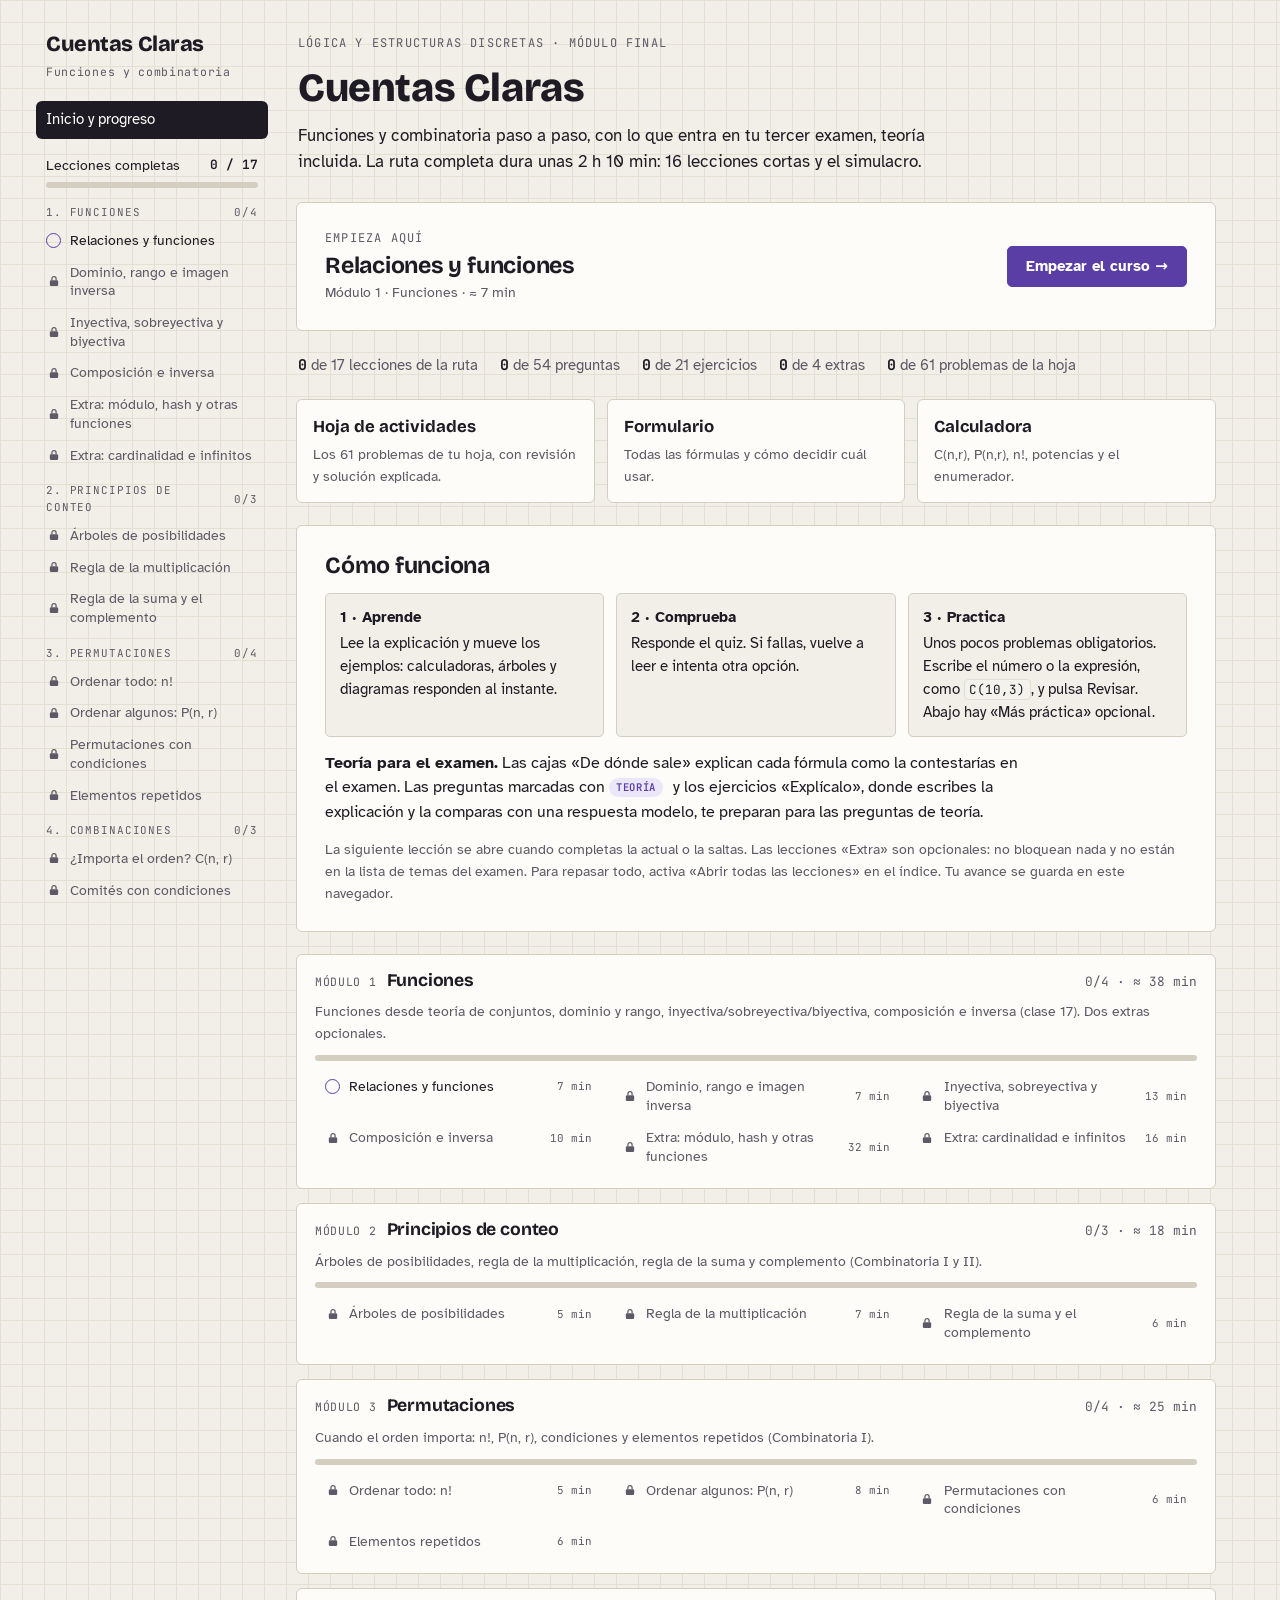
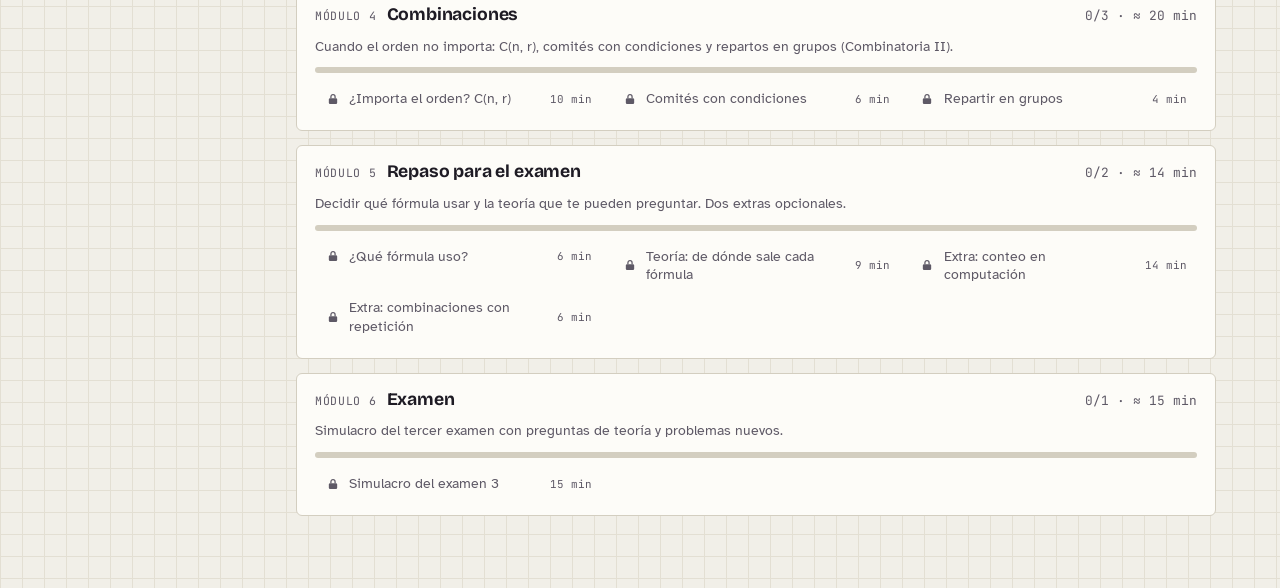
<file: index.html>
<!doctype html>
<html lang="es">
<head>
<meta charset="utf-8">
<meta name="viewport" content="width=device-width, initial-scale=1, viewport-fit=cover">
<title>Cuentas Claras</title>
<meta name="description" content="Curso paso a paso de funciones y combinatoria para Lógica y Estructuras Discretas: lecciones, quizzes, los 61 problemas de la hoja con revisión automática y simulacro de examen.">
<link rel="preconnect" href="https://fonts.googleapis.com">
<link rel="preconnect" href="https://fonts.gstatic.com" crossorigin>
<link rel="stylesheet" href="https://fonts.googleapis.com/css2?family=Atkinson+Hyperlegible:ital,wght@0,400;0,700;1,400&family=Bricolage+Grotesque:opsz,wght@12..96,500;12..96,700;12..96,800&family=JetBrains+Mono:wght@400;600&display=swap">
<style>
/* Layout: cuaderno de ejercicios. Índice lateral fijo + hojas sobre papel cuadriculado; cada cálculo es una celda que se ejecuta. */
:root{
  --paper:#F1EFE8; --sheet:#FDFCF8; --grid:#E3DFD3; --ink:#1E1B24; --muted:#5E5966; --rule:#D3CEC0;
  --pen:#5A3EA6; --pen-ink:#FFFFFF; --pen-soft:#ECE7F8;
  --red:#B3362C; --red-soft:#F6E1DD; --ok:#2B7448; --ok-soft:#DCEFE2; --amber:#8C6110; --amber-soft:#F4E8CF;
  --code-bg:#F4F2EC; --code-line:#E2DED3;
  --f-display:"Bricolage Grotesque","Avenir Next","Segoe UI",system-ui,sans-serif;
  --f-body:"Atkinson Hyperlegible","Segoe UI",system-ui,-apple-system,sans-serif;
  --f-mono:"JetBrains Mono",ui-monospace,"SF Mono",Menlo,Consolas,monospace;
  --r:6px;
}
@media (prefers-color-scheme: dark){
  :root:not([data-theme="light"]){
    --paper:#121016; --sheet:#1A1720; --grid:#1D1A24; --ink:#E7E3EC; --muted:#9C96A6; --rule:#322D3A;
    --pen:#B9A6F2; --pen-ink:#160F2B; --pen-soft:#2A2340;
    --red:#F08B80; --red-soft:#3A1F1C; --ok:#7DCB9B; --ok-soft:#16301F; --amber:#E2B45E; --amber-soft:#33280F;
    --code-bg:#141119; --code-line:#2A2531; color-scheme:dark;
  }
}
:root[data-theme="dark"]{
  --paper:#121016; --sheet:#1A1720; --grid:#1D1A24; --ink:#E7E3EC; --muted:#9C96A6; --rule:#322D3A;
  --pen:#B9A6F2; --pen-ink:#160F2B; --pen-soft:#2A2340;
  --red:#F08B80; --red-soft:#3A1F1C; --ok:#7DCB9B; --ok-soft:#16301F; --amber:#E2B45E; --amber-soft:#33280F;
  --code-bg:#141119; --code-line:#2A2531; color-scheme:dark;
}
*{box-sizing:border-box}
[hidden]{display:none!important}
body{margin:0;
  background-color:var(--paper); color:var(--ink);
  background-image:linear-gradient(var(--grid) 1px,transparent 1px),linear-gradient(90deg,var(--grid) 1px,transparent 1px);
  background-size:22px 22px;
  font-family:var(--f-body); font-size:16px; line-height:1.55;
}
body::before{content:"";position:fixed;inset:0 0 auto;height:env(safe-area-inset-top,0px);z-index:10;background:var(--sheet)}
a{color:var(--pen)}
h1,h2,h3{font-family:var(--f-display);line-height:1.15;margin:0;text-wrap:balance;letter-spacing:-.01em}
h1{font-size:clamp(1.9rem,4vw,2.5rem);font-weight:800}
h2{font-size:1.45rem;font-weight:700}
h3{font-size:1.1rem;font-weight:700}
p{margin:0}
code,kbd{font-family:var(--f-mono);font-size:.86em;background:var(--code-bg);border:1px solid var(--code-line);padding:.05em .35em;border-radius:4px;white-space:nowrap}
kbd{border-bottom-width:2px}
.small{font-size:.88rem;color:var(--muted)}
.eyebrow{font-family:var(--f-mono);font-size:.75rem;letter-spacing:.1em;text-transform:uppercase;color:var(--muted)}
:focus-visible{outline:2px solid var(--pen);outline-offset:2px}
.m{font-family:var(--f-mono);font-size:.92em;white-space:nowrap}
.big-f{font-family:var(--f-mono);font-size:1.05rem;padding:10px 14px;border:1px dashed var(--rule);border-radius:5px;background:var(--paper);overflow-x:auto;white-space:nowrap;text-align:center}
.frac{display:inline-flex;flex-direction:column;align-items:center;vertical-align:middle;margin:0 .15em;line-height:1.15}
.frac>span:first-child{border-bottom:1.5px solid currentColor;padding:0 .2em}
.frac>span:last-child{padding:0 .2em}

.app{display:grid;grid-template-columns:232px minmax(0,1fr);gap:28px;max-width:1240px;margin:0 auto;
  padding-left:max(16px,env(safe-area-inset-left,0px));padding-right:max(16px,env(safe-area-inset-right,0px))}
.side{position:sticky;top:env(safe-area-inset-top,0px);align-self:start;height:100vh;overflow:auto;padding-block:28px;display:flex;flex-direction:column;gap:20px}
.brand{display:flex;flex-direction:column;gap:2px;padding:0 10px}
.brand b{font-family:var(--f-display);font-size:1.35rem;font-weight:800;letter-spacing:-.02em}
.brand small{font-family:var(--f-mono);font-size:.72rem;color:var(--muted);letter-spacing:.06em}
.nav{display:flex;flex-direction:column;gap:2px}
.nav a{display:flex;align-items:center;gap:10px;padding:7px 10px;border-radius:6px;color:var(--ink);text-decoration:none;font-size:.95rem}
.nav a:hover{background:var(--pen-soft)}
.nav a[aria-current="page"]{background:var(--ink);color:var(--sheet)}
.nav .count{margin-left:auto;font-family:var(--f-mono);font-size:.72rem;opacity:.75}
.nav-label{font-family:var(--f-mono);font-size:.68rem;letter-spacing:.1em;text-transform:uppercase;color:var(--muted);padding:12px 10px 4px}
.pg-row{display:flex;justify-content:space-between;gap:8px;font-size:.85rem}
.pg-row b{font-family:var(--f-mono);font-size:.8rem;font-weight:600}
.bar{height:6px;border-radius:99px;background:var(--rule);overflow:hidden}
.bar i{display:block;height:100%;background:var(--ok);width:0;transition:width .3s}

.main{min-width:0;padding-block:28px 72px}
.view{display:flex;flex-direction:column;gap:22px;max-width:920px;min-width:0}
.hero{display:flex;flex-direction:column;gap:12px;padding:6px 2px 4px}
.lede{font-size:1.08rem;max-width:62ch}
.sheet{background:var(--sheet);border:1px solid var(--rule);border-radius:var(--r);padding:26px 28px;display:flex;flex-direction:column;gap:14px;min-width:0}
.sheet ul,.sheet ol{margin:0;padding-left:1.25em;display:flex;flex-direction:column;gap:6px}
.sheet .prose{max-width:70ch}
.sheet h3{margin-top:6px}
.two{display:grid;grid-template-columns:repeat(2,minmax(0,1fr));gap:14px}
.card-mini{border:1px solid var(--rule);border-radius:var(--r);padding:14px 16px;display:flex;flex-direction:column;gap:6px;background:var(--paper);min-width:0}
.callout{border:1px solid var(--rule);background:var(--amber-soft);border-radius:5px;padding:10px 12px;font-size:.93rem}
.callout b{color:var(--amber)}
.note{border-left:3px solid var(--pen);background:var(--pen-soft);border-radius:0 5px 5px 0;padding:10px 12px;font-size:.93rem}

/* Tablas de texto */
.tw{overflow-x:auto;border:1px solid var(--rule);border-radius:5px;background:var(--sheet)}
table.t{border-collapse:collapse;font-size:.9rem;width:100%;min-width:max-content}
.t th{background:var(--paper);text-align:left;padding:7px 10px;border-bottom:1px solid var(--rule);font-weight:700;font-size:.85rem}
.t td{padding:6px 10px;border-bottom:1px solid var(--code-line);vertical-align:top}
.t tr:last-child td{border-bottom:0}
.t td.c,.t th.c{text-align:center}
.t .mono{font-family:var(--f-mono);font-size:.85rem;white-space:nowrap}

/* Celdas de cálculo */
.calc{border:1px solid var(--rule);border-radius:var(--r);background:var(--code-bg);overflow:hidden;min-width:0}
.calc-bar{display:flex;align-items:center;gap:8px;padding:6px 8px 6px 12px;border-bottom:1px solid var(--code-line);background:var(--sheet)}
.calc-tag{font-family:var(--f-mono);font-size:.7rem;letter-spacing:.06em;text-transform:uppercase;color:var(--muted)}
.calc-bar .sp{flex:1}
.calc-row{display:flex;align-items:stretch;gap:0;min-width:0}
.calc-in{flex:1;min-width:0;border:0;background:var(--code-bg);color:var(--ink);font-family:var(--f-mono);font-size:15px;padding:11px 14px}
.calc-in:focus{outline:2px solid var(--pen);outline-offset:-2px}
.calc-out{padding:9px 14px;background:var(--sheet);border-top:1px solid var(--code-line);font-family:var(--f-mono);font-size:14px;overflow-wrap:anywhere}
.calc-out:empty{display:none}
.calc-out .eq{font-weight:600;color:var(--pen)}
.calc-out .ap{color:var(--muted);font-size:12.5px;margin-left:8px}
.calc-out .er{color:var(--red);font-family:var(--f-body);font-size:.9rem}
.btn{font:700 .84rem/1 var(--f-body);padding:8px 12px;border-radius:5px;border:1px solid var(--rule);background:var(--sheet);color:var(--ink);cursor:pointer;white-space:nowrap}
.btn:hover{border-color:var(--pen);color:var(--pen)}
.btn.primary{background:var(--pen);border-color:var(--pen);color:var(--pen-ink)}
.btn.primary:hover{filter:brightness(1.08);color:var(--pen-ink)}
.btn.sm{padding:6px 10px;font-size:.78rem}
a.btn{text-decoration:none;display:inline-flex;align-items:center}
.btn.big{padding:12px 18px;font-size:.95rem}
.btn.link{background:none;border-color:transparent;color:var(--muted);text-decoration:underline}
.btn.disabled{opacity:.45;cursor:not-allowed}
.msg{font-size:.9rem;padding:8px 10px;border-radius:5px;background:var(--paper);border:1px solid var(--rule);overflow-wrap:anywhere}
.msg .tag{font-family:var(--f-mono);font-size:.68rem;text-transform:uppercase;letter-spacing:.07em;font-weight:600;margin-right:6px;color:var(--muted)}
.msg.ok{background:var(--ok-soft);border-color:transparent}.msg.ok .tag{color:var(--ok)}
.msg.err{background:var(--red-soft);border-color:transparent}.msg.err .tag{color:var(--red)}
.msg.info{background:var(--amber-soft);border-color:transparent}.msg.info .tag{color:var(--amber)}
.msg code{white-space:normal}

/* Diagramas */
.fig{display:flex;flex-direction:column;gap:6px;align-items:flex-start;min-width:0}
.fig-wrap{max-width:100%;overflow-x:auto;border:1px solid var(--rule);border-radius:5px;background:var(--sheet);padding:6px}
.fig svg{display:block;height:auto}
.fig-cap{font-size:.85rem;color:var(--muted)}
.figs{display:flex;flex-wrap:wrap;gap:14px}
svg .sv-set{fill:none;stroke:var(--pen);stroke-width:1.4}
svg .sv-dot{fill:var(--ink)}
svg .sv-t{fill:var(--ink);font-family:var(--f-body);font-size:13px}
svg .sv-n{fill:var(--ink);font-family:var(--f-display);font-weight:700;font-size:14px}
svg .sv-m{fill:var(--muted);font-family:var(--f-mono);font-size:11px}
svg .sv-a{stroke:var(--pen);stroke-width:1.4;fill:none}
svg .sv-ah{fill:var(--pen)}
svg .sv-e{stroke:var(--muted);stroke-width:1.2;fill:none}
svg .sv-leaf{fill:var(--ok);font-family:var(--f-mono);font-size:11px}
svg .sv-ok{fill:var(--ok)}

/* Widgets */
.wg{border:1px solid var(--rule);border-radius:var(--r);background:var(--paper);padding:14px 16px;display:flex;flex-direction:column;gap:12px;min-width:0}
.wg-h{display:flex;align-items:baseline;gap:10px;flex-wrap:wrap}
.wg-h .calc-tag{margin-left:auto}
.wg-row{display:flex;flex-wrap:wrap;gap:10px 14px;align-items:flex-end}
.fld{display:flex;flex-direction:column;gap:4px;font-size:.82rem;font-weight:700;min-width:0}
.fld input,.fld select,select.sel{font:500 .92rem var(--f-body);padding:7px 9px;border-radius:5px;border:1px solid var(--rule);background:var(--sheet);color:var(--ink);min-width:0}
.fld input{font-family:var(--f-mono)}
.fld input:focus,.fld select:focus{outline:2px solid var(--pen);outline-offset:0}
.en-res{display:flex;flex-direction:column;gap:8px;min-width:0}
.en-count{font-family:var(--f-mono);font-size:.95rem}
.en-count b{color:var(--pen);font-size:1.05rem}
.en-list{display:flex;flex-wrap:wrap;gap:5px;max-height:230px;overflow:auto;padding:2px}
.en-list span{font-family:var(--f-mono);font-size:.8rem;padding:3px 7px;border-radius:4px;background:var(--sheet);border:1px solid var(--code-line)}
.fb-grid{display:flex;flex-wrap:wrap;gap:8px}
.fb-grid label{display:flex;align-items:center;gap:6px;font-family:var(--f-mono);font-size:.85rem;background:var(--sheet);border:1px solid var(--rule);border-radius:5px;padding:4px 6px 4px 9px}
.fb-grid select{font:600 .85rem var(--f-mono);padding:3px 5px;border-radius:4px;border:1px solid var(--rule);background:var(--paper);color:var(--ink)}
.verdicts{display:flex;flex-direction:column;gap:5px;font-size:.9rem}
.verdicts div{padding:6px 10px;border-radius:5px;background:var(--sheet);border:1px solid var(--code-line)}
.verdicts b.y{color:var(--ok)} .verdicts b.n{color:var(--red)}
.fb-cols{display:grid;grid-template-columns:auto minmax(0,1fr);gap:14px;align-items:start}

/* Ejercicios */
.chips{display:flex;flex-wrap:wrap;gap:6px}
.chipbtn{font:600 .8rem/1 var(--f-body);padding:7px 10px;border-radius:99px;border:1px solid var(--rule);background:var(--sheet);color:var(--ink);cursor:pointer}
.chipbtn:hover{border-color:var(--pen);color:var(--pen)}
.chipbtn[aria-pressed="true"]{background:var(--ink);border-color:var(--ink);color:var(--sheet)}
.chipbtn span{font-family:var(--f-mono);font-size:.72rem;opacity:.75;margin-left:4px}
.ex{background:var(--sheet);border:1px solid var(--rule);border-radius:var(--r);padding:18px 20px;display:flex;flex-direction:column;gap:12px;min-width:0;scroll-margin-top:80px}
.ex.solved{border-color:var(--ok)}
.ex-h{display:flex;align-items:baseline;gap:8px 10px;flex-wrap:wrap}
.ex-id{font-family:var(--f-mono);font-size:.8rem;color:var(--muted);font-weight:600}
.chip{font-family:var(--f-mono);font-size:.68rem;padding:2px 8px;border-radius:99px;border:1px solid var(--rule);color:var(--muted)}
.chip.done{border-color:transparent;background:var(--ok-soft);color:var(--ok);font-weight:600}
.chip.warn{border-color:transparent;background:var(--amber-soft);color:var(--amber);font-weight:600}
.ex-q{max-width:72ch;display:flex;flex-direction:column;gap:8px}
.ex-q ul{margin:0;padding-left:1.25em}
.parts{display:flex;flex-direction:column;gap:10px}
.pt{display:flex;flex-direction:column;gap:5px;padding:10px 12px;border:1px solid var(--code-line);border-radius:5px;background:var(--paper);min-width:0}
.pt.ok{border-color:var(--ok);background:var(--ok-soft)}
.pt.bad{border-color:var(--red)}
.pt-l{font-size:.93rem;font-weight:700}
.pt-in{display:flex;align-items:center;gap:8px;min-width:0}
.ans{flex:1;min-width:0;font-family:var(--f-mono);font-size:14.5px;padding:8px 10px;border:1px solid var(--rule);border-radius:5px;background:var(--sheet);color:var(--ink)}
.ans:focus{outline:2px solid var(--pen);outline-offset:0}
.pt-st{flex:none;font-family:var(--f-mono);font-weight:700;width:1.2em;text-align:center}
.pt.ok .pt-st{color:var(--ok)} .pt.bad .pt-st{color:var(--red)}
.pt-prev{font-family:var(--f-mono);font-size:.78rem;color:var(--muted);min-height:1em;overflow-wrap:anywhere}
.pt-prev:empty{display:none}
.pt-msg{font-size:.88rem}
.pt-msg:empty{display:none}
.pt.ok .pt-msg{color:var(--ok)} .pt.bad .pt-msg{color:var(--red)}
.pt .qq-o{margin-top:2px}
.ex-actions{display:flex;gap:8px;flex-wrap:wrap}
.ex-out{display:flex;flex-direction:column;gap:10px;min-width:0}
.ex-out:empty{display:none}
.solbox{display:flex;flex-direction:column;gap:8px;border:1px solid var(--rule);border-radius:5px;background:var(--paper);padding:12px 14px}
.solbox .sol-ans{font-family:var(--f-mono);font-size:.88rem;display:flex;flex-direction:column;gap:3px}
.solbox ol,.solbox ul{margin:0;padding-left:1.25em;display:flex;flex-direction:column;gap:4px}

/* Quiz */
.quiz{display:flex;flex-direction:column;gap:10px}
.qq{display:flex;flex-direction:column;gap:8px;padding:12px 14px;border:1px solid var(--rule);border-radius:5px;background:var(--paper)}
.qq-src{font-family:var(--f-mono);font-size:.7rem;color:var(--muted);letter-spacing:.04em}
.qq-o{display:flex;flex-wrap:wrap;gap:6px}
.opt{font:600 .85rem/1.25 var(--f-body);padding:7px 12px;border-radius:5px;border:1px solid var(--rule);background:var(--sheet);color:var(--ink);cursor:pointer;text-align:left}
.opt:hover{border-color:var(--pen)}
.opt.right{background:var(--ok-soft);border-color:var(--ok)}
.opt.wrong{background:var(--red-soft);border-color:var(--red)}
.opt.sel{border-color:var(--pen);background:var(--pen-soft)}
.opt:disabled{cursor:default}
.qq-w{font-size:.88rem;color:var(--muted)}

details.hint{border:1px solid var(--rule);border-radius:5px;background:var(--sheet)}
details.hint>summary{cursor:pointer;padding:8px 12px;font-weight:700;font-size:.92rem;list-style-position:inside}
details.hint>div{padding:0 12px 12px;display:flex;flex-direction:column;gap:8px}
details.hint[open]>summary{border-bottom:1px solid var(--code-line);margin-bottom:10px}

/* Curso: índice lateral, lecciones, inicio, examen */
.brand-row{display:flex;flex-direction:column;gap:10px}
#outline-toggle{display:none}
.outline-wrap{display:flex;flex-direction:column;gap:16px}
.side-prog{display:flex;flex-direction:column;gap:6px;padding:0 10px}
.outline{display:flex;flex-direction:column;gap:12px}
.om-h{display:flex;align-items:center;gap:8px;font-family:var(--f-mono);font-size:.68rem;letter-spacing:.08em;text-transform:uppercase;color:var(--muted);padding:0 10px 4px}
.om-h .om-c{margin-left:auto}
.ol{list-style:none;margin:0;padding:0;display:flex;flex-direction:column;gap:1px}
.ol a{display:flex;align-items:center;gap:9px;padding:6px 10px;border-radius:6px;color:var(--ink);text-decoration:none;font-size:.9rem;line-height:1.3}
.ol a:hover{background:var(--pen-soft)}
.ol a[aria-current="page"]{background:var(--ink);color:var(--sheet)}
.ol .st{flex:none;width:15px;height:15px;border-radius:50%;border:1.5px solid var(--rule);display:inline-grid;place-items:center;font-size:9px;font-weight:700;line-height:1}
.ol li.open .st{border-color:var(--pen)}
.ol li.done .st{background:var(--ok);border-color:var(--ok);color:var(--sheet)}
.ol li.done .st::after{content:"✓"}
.ol li.skipped .st{border-style:dashed;border-color:var(--muted)}
.ol li.locked a{color:var(--muted)}
.ol li.locked .st{border:0;border-radius:0}
.switch{display:flex;align-items:center;gap:8px;font-size:.85rem;color:var(--muted);padding:0 10px;cursor:pointer}
.switch input{accent-color:var(--pen);width:16px;height:16px}
.lesson-h .steps{display:flex;flex-wrap:wrap;gap:6px}
.lesson-h .steps:empty{display:none}
.step-chip{font-family:var(--f-mono);font-size:.72rem;padding:4px 10px;border-radius:99px;border:1px solid var(--rule);background:var(--sheet);color:var(--muted)}
.step-chip.ok{background:var(--ok-soft);border-color:transparent;color:var(--ok);font-weight:600}
.lesson-body{display:flex;flex-direction:column;gap:26px}
.part{display:flex;flex-direction:column;gap:14px;min-width:0}
.part-h{display:flex;align-items:center;gap:10px;padding-top:4px}
.part-h .num{flex:none;font-family:var(--f-mono);font-size:.8rem;font-weight:600;width:1.9em;height:1.9em;display:inline-grid;place-items:center;border-radius:50%;background:var(--ink);color:var(--sheet)}
.part-h h2{font-size:1.3rem}
.part-h .part-c{margin-left:auto;font-family:var(--f-mono);font-size:.78rem;color:var(--muted)}
.part-body{display:flex;flex-direction:column;gap:14px;min-width:0}
.lesson-f{display:flex;flex-wrap:wrap;align-items:center;gap:10px;padding:16px 18px;border:1px solid var(--rule);border-radius:var(--r);background:var(--sheet)}
.lesson-f .msgtxt{flex:1 1 240px;font-size:.93rem}
.lesson-f.done{border-color:var(--ok);background:var(--ok-soft)}
.sheet.locked{border-style:dashed}
.dash-cont{flex-direction:row;flex-wrap:wrap;align-items:center;justify-content:space-between;gap:16px}
.dash-cont .dc-txt{display:flex;flex-direction:column;gap:4px;min-width:0}
.dash-stats{display:flex;flex-wrap:wrap;gap:8px 22px;font-size:.93rem;color:var(--muted);padding:0 2px}
.dash-stats b{font-family:var(--f-mono);color:var(--ink)}
.how{display:grid;grid-template-columns:repeat(3,minmax(0,1fr));gap:12px}
.how div{border:1px solid var(--rule);border-radius:5px;padding:12px 14px;background:var(--paper);display:flex;flex-direction:column;gap:4px;font-size:.92rem}
.mods{display:flex;flex-direction:column;gap:14px}
.mod{border:1px solid var(--rule);border-radius:var(--r);background:var(--sheet);padding:16px 18px;display:flex;flex-direction:column;gap:10px}
.mod-h{display:flex;align-items:baseline;gap:10px;flex-wrap:wrap}
.mod-h .n{font-family:var(--f-mono);font-size:.72rem;color:var(--muted);text-transform:uppercase;letter-spacing:.06em}
.mod-h .mc{margin-left:auto;font-family:var(--f-mono);font-size:.8rem;color:var(--muted)}
.mod-ol{display:grid;grid-template-columns:repeat(auto-fill,minmax(230px,1fr));gap:2px 10px}
.exam-bar{display:flex;flex-wrap:wrap;align-items:center;justify-content:space-between;gap:10px}
.tools-row{display:grid;grid-template-columns:repeat(3,minmax(0,1fr));gap:12px}
.tools-row a{display:flex;flex-direction:column;gap:4px;border:1px solid var(--rule);border-radius:var(--r);background:var(--sheet);padding:14px 16px;text-decoration:none;color:var(--ink)}
.tools-row a:hover{border-color:var(--pen)}
.tools-row a b{font-family:var(--f-display);font-size:1.05rem}
.tools-row a span{font-size:.88rem;color:var(--muted)}
.hist{display:flex;flex-direction:column;gap:6px}
.hist div{display:flex;justify-content:space-between;gap:12px;font-family:var(--f-mono);font-size:.85rem;padding:6px 10px;border-radius:5px;background:var(--sheet);border:1px solid var(--code-line);overflow-wrap:anywhere}
.hist div span:last-child{color:var(--pen);font-weight:600;text-align:right}
.selftest ul{list-style:none;margin:0;padding:0;display:flex;flex-direction:column;gap:4px;font-size:.88rem}
.selftest li{padding:5px 10px;border-radius:5px;background:var(--paper)}
.selftest li.fail{background:var(--red-soft)} .selftest li.warn{background:var(--amber-soft)}
.selftest li b{font-family:var(--f-mono);margin-right:6px}

@media (max-width:860px){
  .app{grid-template-columns:minmax(0,1fr);gap:0}
  .side{position:sticky;top:env(safe-area-inset-top,0px);z-index:5;height:auto;max-height:100vh;overflow:auto;padding-block:10px;gap:8px;background:var(--sheet);border-bottom:1px solid var(--rule);
    margin-left:calc(-1 * max(16px,env(safe-area-inset-left,0px)));margin-right:calc(-1 * max(16px,env(safe-area-inset-right,0px)));
    padding-left:max(16px,env(safe-area-inset-left,0px));padding-right:max(16px,env(safe-area-inset-right,0px))}
  .brand-row{flex-direction:row;align-items:center;justify-content:space-between}
  .brand{flex-direction:row;align-items:baseline;gap:10px;padding:0}
  .brand b{font-size:1.1rem}
  #outline-toggle{display:inline-flex}
  .outline-wrap{display:none}
  .side.open .outline-wrap{display:flex;padding-block:8px 4px}
  .main{padding-block:18px 56px}
  .sheet{padding:18px 16px}
  .ex{padding:16px 14px}
  .two,.how,.tools-row,.fb-cols{grid-template-columns:minmax(0,1fr)}
}
@media (prefers-reduced-motion:reduce){*{transition:none!important;scroll-behavior:auto!important}}

/* ---------- Teoría, más práctica y Explícalo ---------- */
.why{border:1px solid var(--rule);border-left:4px solid var(--pen);border-radius:0 6px 6px 0;background:var(--paper);padding:12px 14px;display:flex;flex-direction:column;gap:8px;font-size:.95rem}
.why .why-k{font-family:var(--f-mono);font-size:.68rem;letter-spacing:.08em;text-transform:uppercase;color:var(--pen);font-weight:600}
.why h4{margin:0;font-family:var(--f-display);font-size:1.02rem;line-height:1.25}
.why p{margin:0}
.why ol{margin:0;padding-left:1.3em;display:flex;flex-direction:column;gap:5px}
.why .big-f{font-size:.95rem}
.sheet .why + .why{margin-top:4px}
.teo{display:inline-block;font-family:var(--f-mono);font-size:.66rem;font-weight:600;letter-spacing:.06em;text-transform:uppercase;color:var(--pen);background:var(--pen-soft);border-radius:99px;padding:1px 7px;margin-right:6px;vertical-align:1px}
.chip.teo{border-color:transparent;background:var(--pen-soft);color:var(--pen);font-weight:600}
details.more{margin-top:14px;border:1px dashed var(--rule);border-radius:var(--r);padding:10px 14px;background:var(--sheet)}
details.more > summary{cursor:pointer;font-weight:700;color:var(--pen);list-style-position:inside}
details.more[open] > summary{margin-bottom:8px}
details.more .more-body{display:flex;flex-direction:column;gap:14px;margin-top:10px}
textarea.ans.long{width:100%;min-height:8.5em;resize:vertical;font-family:var(--f-body);font-size:15px;line-height:1.5}
.ex.explica .pt{flex-direction:column;align-items:stretch}
.checklist{display:flex;flex-direction:column;gap:8px;border:1px solid var(--rule);border-radius:5px;padding:12px 14px;background:var(--sheet)}
.ck{display:flex;gap:10px;align-items:flex-start;cursor:pointer;font-size:.95rem;line-height:1.4}
.ck input{margin-top:3px;width:17px;height:17px;flex:none;accent-color:var(--ok)}
.ck-msg:empty{display:none}
.ol li.extra .lt{color:var(--muted)}
.ol li .lm{margin-left:auto;font-family:var(--f-mono);font-size:.68rem;color:var(--muted);flex:none;padding-left:8px}
.solbox .prose p + p,.why p + p{margin-top:8px}
table.t.wrap{min-width:0}
</style>
</head>
<body>
<div class="app">
  <aside class="side" id="side" aria-label="Índice del curso">
    <div class="brand-row">
      <div class="brand"><b>Cuentas Claras</b><small>Funciones y combinatoria</small></div>
      <button class="btn sm" type="button" id="outline-toggle" aria-expanded="false" aria-controls="outline-wrap">Índice</button>
    </div>
    <div class="outline-wrap" id="outline-wrap">
      <nav class="nav"><a href="#inicio" data-route="inicio">Inicio y progreso</a></nav>
      <div class="side-prog">
        <div class="pg-row"><span>Lecciones completas</span><b id="pg-les">0 / 0</b></div>
        <div class="bar"><i id="pg-bar"></i></div>
      </div>
      <div class="outline" id="outline"></div>
      <div>
        <div class="nav-label">Herramientas</div>
        <nav class="nav"><a href="#hoja" data-route="hoja">Hoja de actividades<span class="count" id="hoja-count"></span></a><a href="#formulario" data-route="formulario">Formulario</a><a href="#calculadora" data-route="calculadora">Calculadora</a></nav>
      </div>
      <label class="switch" for="modo-libre"><input type="checkbox" id="modo-libre"> Abrir todas las lecciones</label>
    </div>
  </aside>

  <main class="main" id="main">

<section class="view" data-view="inicio" id="dash"></section>

<section class="view" data-view="hoja" hidden>
  <header class="hero"><p class="eyebrow">Problemas de combinatoria · Creative Commons</p><h1>Hoja de actividades</h1><p class="lede">Los 61 problemas de tu hoja, con revisión automática y solución explicada. Los que también están en una lección comparten avance: si lo resuelves aquí, cuenta allá.</p></header>
  <div class="sheet"><div id="hoja-prog"></div><div class="callout"><b>Tres soluciones de la hoja traen errores de imprenta.</b> #13 dice 4320 pero 10·9·8·7 = 5,040. #15 dice 177100000 pero 10⁵ = 100,000. #41 usa cuatro números en vez de tres (con tres es 17,576,000). Si escribes el número de la hoja, el corrector te lo explica.</div><div class="chips" id="hoja-chips"></div></div>
  <div class="ex-list" id="hoja-list" style="display:flex;flex-direction:column;gap:14px"></div>
</section>

<section class="view" data-view="formulario" hidden>
  <header class="hero"><p class="eyebrow">Para repasar antes del examen</p><h1>Formulario</h1><p class="lede">Todo el módulo en una página: definiciones de funciones, reglas de conteo, fórmulas con su nombre en tu hoja y en la calculadora, y las técnicas para condiciones.</p></header>
  <div id="formulario-body" style="display:flex;flex-direction:column;gap:22px"></div>
</section>

<section class="view" data-view="calculadora" hidden>
  <header class="hero"><p class="eyebrow">Herramienta</p><h1>Calculadora</h1><p class="lede">Calcula con números exactos, sin redondear, aunque tengan decenas de cifras. Entiende la notación de tu clase y la de la hoja.</p></header>
  <div class="sheet"><div class="calc" id="calc-main"></div><div class="wg-h"><h3>Historial</h3><button class="btn sm link" type="button" id="calc-clear">Borrar</button></div><div class="hist" id="calc-hist"></div></div>
  <div class="sheet"><h2>Qué puedes escribir</h2>
    <div class="tw"><table class="t"><tr><th>Escribe</th><th>Significa</th><th>Ejemplo</th></tr>
    <tr><td class="mono">+ − * / ^ ( )</td><td>Operaciones y potencias</td><td class="mono">26^3*10^2</td></tr>
    <tr><td class="mono">n!</td><td>Factorial</td><td class="mono">10!/8!</td></tr>
    <tr><td class="mono">C(n,r)</td><td>Combinaciones</td><td class="mono">C(49,6)</td></tr>
    <tr><td class="mono">P(n,r) · V(n,r)</td><td>Permutaciones (variaciones)</td><td class="mono">P(10,3)</td></tr>
    <tr><td class="mono">VR(n,r)</td><td>Con repetición: nʳ</td><td class="mono">VR(3,15)</td></tr>
    <tr><td class="mono">CR(n,r)</td><td>Combinaciones con repetición</td><td class="mono">CR(5,12)</td></tr>
    <tr><td class="mono">PR(n,a,b,…)</td><td>Ordenar con repetidos</td><td class="mono">PR(11,2,3,2)</td></tr>
    <tr><td class="mono">PC(n)</td><td>Permutación circular (n − 1)!</td><td class="mono">PC(8)</td></tr>
    <tr><td class="mono">a mod n</td><td>Residuo</td><td class="mono">88 mod 60</td></tr></table></div>
    <p class="small">También acepta 2·3, 2×3, 26³ y multiplicación implícita como 2C(5,2).</p></div>
  <div data-enum data-items="A,B,C,D" data-r="2" data-mode="P"></div>
  <div data-fb></div>
</section>

<section class="view" data-view="autoprueba" hidden>
  <header class="hero"><p class="eyebrow">Revisión interna</p><h1>Autoprueba</h1><p class="lede">Revisa que cada respuesta guardada pase su propio corrector, compara contra fuerza bruta donde se puede y valida las preguntas con cuentas.</p></header>
  <div class="sheet selftest" id="selftest-out"><p class="small">Corriendo…</p></div>
</section>

  </main>
</div>
<script>
(function(){
'use strict';
const $ = (s, r) => (r || document).querySelector(s);
const $$ = (s, r) => Array.from((r || document).querySelectorAll(s));
const esc = s => String(s).replace(/[&<>"']/g, c => ({'&':'&amp;','<':'&lt;','>':'&gt;','"':'&quot;',"'":'&#39;'}[c]));
const store = {
  get(k, d){ try { const v = localStorage.getItem('cuentas-claras:' + k); return v === null ? d : JSON.parse(v); } catch (e) { return d; } },
  set(k, v){ try { localStorage.setItem('cuentas-claras:' + k, JSON.stringify(v)); } catch (e) {} }
};
function plural(n, s, p){ return n + ' ' + (n === 1 ? s : (p || s + 's')); }

/* ======================= NÚMEROS EXACTOS ======================= */
/* Racionales con BigInt: los conteos crecen rapidísimo (52!, 62^8…) y aquí no se redondea nada. */
class MathErr extends Error {}
function gcdB(a, b){ if (a < 0n) a = -a; if (b < 0n) b = -b; while (b) { const t = a % b; a = b; b = t; } return a; }
function mkQ(n, d){
  if (d === undefined) d = 1n;
  if (d === 0n) throw new MathErr('No se puede dividir entre cero.');
  if (d < 0n) { n = -n; d = -d; }
  const g = gcdB(n, d);
  return g > 1n ? { n: n / g, d: d / g } : { n, d };
}
const Qn = v => mkQ(BigInt(v));
const qAdd = (a, b) => mkQ(a.n * b.d + b.n * a.d, a.d * b.d);
const qSub = (a, b) => mkQ(a.n * b.d - b.n * a.d, a.d * b.d);
const qMul = (a, b) => mkQ(a.n * b.n, a.d * b.d);
const qDiv = (a, b) => { if (b.n === 0n) throw new MathErr('No se puede dividir entre cero.'); return mkQ(a.n * b.d, a.d * b.n); };
const qNeg = a => ({ n: -a.n, d: a.d });
const qEq = (a, b) => a.n === b.n && a.d === b.d;
const isInt = a => a.d === 1n;
function qMod(a, b){
  if (!isInt(a) || !isInt(b)) throw new MathErr('mod solo funciona con enteros.');
  if (b.n === 0n) throw new MathErr('No se puede sacar mod 0.');
  const m = b.n < 0n ? -b.n : b.n; return Qn(((a.n % m) + m) % m);
}
function hexLen(x){ return (x < 0n ? -x : x).toString(16).length; }
function qPow(a, e){
  if (!isInt(e)) throw new MathErr('El exponente debe ser un número entero.');
  let k = e.n; const neg = k < 0n; if (neg) k = -k;
  if (k > 200000n || (hexLen(a.n) + hexLen(a.d)) * 4 * Number(k) > 600000) throw new MathErr('El resultado es demasiado grande para calcularlo aquí.');
  let r = mkQ(a.n ** k, a.d ** k);
  if (neg) r = qDiv(Qn(1), r);
  return r;
}
const FACT = [1n];
function factB(n){
  if (n < 0n) throw new MathErr('El factorial solo existe para enteros mayores o iguales a 0.');
  if (n > 5000n) throw new MathErr('Ese factorial es demasiado grande para calcularlo aquí.');
  const k = Number(n); while (FACT.length <= k) FACT.push(FACT[FACT.length - 1] * BigInt(FACT.length));
  return FACT[k];
}
function needNat(q, what){ if (!isInt(q) || q.n < 0n) throw new MathErr(what + ' debe ser un entero mayor o igual a 0.'); return q.n; }
function combB(n, r){ if (r < 0n || r > n) return 0n; if (r > n - r) r = n - r; let x = 1n; for (let i = 1n; i <= r; i++) x = x * (n - r + i) / i; return x; }
function permB(n, r){ if (r < 0n || r > n) return 0n; let x = 1n; for (let i = 0n; i < r; i++) x *= (n - i); return x; }
function arity(a, k, nm){ if (a.length !== k) throw new MathErr(nm + '(…) lleva ' + plural(k, 'número') + ' separados por coma.'); }

const FN = {
  C: (a, nm) => { arity(a, 2, nm); return Qn(combB(needNat(a[0], 'n'), needNat(a[1], 'r'))); },
  P: (a, nm) => { if (a.length === 1) return Qn(factB(needNat(a[0], 'n'))); arity(a, 2, nm); return Qn(permB(needNat(a[0], 'n'), needNat(a[1], 'r'))); },
  VR: (a, nm) => { arity(a, 2, nm); return qPow(a[0], a[1]); },
  CR: (a, nm) => { arity(a, 2, nm); const n = needNat(a[0], 'n'), r = needNat(a[1], 'r'); return Qn(r === 0n ? 1n : n === 0n ? 0n : combB(n + r - 1n, r)); },
  PR: (a, nm) => {
    if (a.length < 2) throw new MathErr('PR(n; a, b, …) lleva el total y cuántas veces se repite cada cosa.');
    const n = needNat(a[0], 'n'); let d = 1n, s = 0n;
    for (let k = 1; k < a.length; k++) { const x = needNat(a[k], 'Cada repetición'); s += x; d *= factB(x); }
    if (s > n) throw new MathErr('En PR(n; a, b, …) las repeticiones suman más que n.');
    return mkQ(factB(n), d);
  },
  PC: (a, nm) => { arity(a, 1, nm); const n = needNat(a[0], 'n'); if (n < 1n) throw new MathErr('PC(n) necesita n ≥ 1.'); return Qn(factB(n - 1n)); },
  FACT: (a, nm) => { arity(a, 1, nm); return Qn(factB(needNat(a[0], 'n'))); },
  MOD: (a, nm) => { arity(a, 2, nm); return qMod(a[0], a[1]); },
  ABS: (a, nm) => { arity(a, 1, nm); return a[0].n < 0n ? qNeg(a[0]) : a[0]; }
};
const FN_ALIAS = { COMB:'C', NCR:'C', BINOM:'C', PERM:'P', NPR:'P', V:'P', VAR:'P', POW:'VR', FACTORIAL:'FACT' };

function normalizeInput(src, hasVars){
  let s = String(src == null ? '' : src).trim()
    .replace(/[−–—]/g, '-').replace(/[·×∙⋅]/g, '*').replace(/÷/g, '/')
    .replace(/²/g, '^2').replace(/³/g, '^3').replace(/\*\*/g, '^').replace(/[“”"]/g, '');
  if (/^-?\d{1,3}(,\d{3})+$/.test(s)) s = s.replace(/,/g, '');
  else if (/^-?\d{1,3}(\.\d{3})+$/.test(s)) s = s.replace(/\./g, '');
  s = s.replace(/(\d)[    ](?=\d{3}(?!\d))/g, '$1');
  if (!hasVars) s = s.replace(/(\d)\s*[xX]\s*(?=[\d(])/g, '$1*');
  return s;
}
function tokenize(src, hasVars){
  const s = normalizeInput(src, hasVars); const T = []; let i = 0;
  while (i < s.length) {
    const c = s[i];
    if (/\s/.test(c)) { i++; continue; }
    if (/[0-9]/.test(c) || (c === '.' && /[0-9]/.test(s[i + 1] || ''))) {
      let j = i; while (j < s.length && /[0-9]/.test(s[j])) j++;
      if (s[j] === '.' && /[0-9]/.test(s[j + 1] || '')) { j++; while (j < s.length && /[0-9]/.test(s[j])) j++; }
      T.push({ k: 'num', v: s.slice(i, j) }); i = j; continue;
    }
    if (/[A-Za-zÀ-ÿ_]/.test(c)) {
      let j = i; while (j < s.length && /[A-Za-zÀ-ÿ_0-9]/.test(s[j])) j++;
      const w = s.slice(i, j); T.push(/^mod$/i.test(w) ? { k: 'op', v: 'mod' } : { k: 'id', v: w }); i = j; continue;
    }
    if ('+-*/^!(),%;[]{}'.indexOf(c) >= 0) {
      const v = c === '%' ? 'mod' : c === ';' ? ',' : (c === '[' || c === '{') ? '(' : (c === ']' || c === '}') ? ')' : c;
      T.push({ k: 'op', v }); i++; continue;
    }
    throw new MathErr('No entiendo el símbolo «' + c + '».');
  }
  return T;
}
function numQ(t){ const p = t.split('.'); if (p.length === 1) return Qn(p[0]); return mkQ(BigInt(p[0] + p[1]), 10n ** BigInt(p[1].length)); }
/* Evalúa una expresión: números, + − * / ^, n!, paréntesis, mod, C(n,r), P(n,r), V(n,r), VR, CR, PR, PC. */
function evalExpr(src, vars){
  const hasVars = !!vars && Object.keys(vars).length > 0;
  const T = tokenize(src, hasVars); let i = 0;
  if (!T.length) throw new MathErr('Escribe una respuesta.');
  const isOp = (t, v) => !!t && t.k === 'op' && t.v === v;
  const startsPrimary = t => !!t && (t.k === 'num' || t.k === 'id' || isOp(t, '('));
  function expr(){ let a = term(); while (isOp(T[i], '+') || isOp(T[i], '-')) { const o = T[i++].v; const b = term(); a = o === '+' ? qAdd(a, b) : qSub(a, b); } return a; }
  function term(){
    let a = unary();
    for (;;) {
      const t = T[i];
      if (isOp(t, '*') || isOp(t, '/') || isOp(t, 'mod')) { i++; const b = unary(); a = t.v === '*' ? qMul(a, b) : t.v === '/' ? qDiv(a, b) : qMod(a, b); }
      else if (startsPrimary(t)) { const b = power(); a = qMul(a, b); }
      else return a;
    }
  }
  function unary(){ if (isOp(T[i], '-')) { i++; return qNeg(unary()); } if (isOp(T[i], '+')) { i++; return unary(); } return power(); }
  function power(){ const b = postfix(); if (isOp(T[i], '^')) { i++; return qPow(b, unary()); } return b; }
  function postfix(){ let a = primary(); while (isOp(T[i], '!')) { i++; a = Qn(factB(needNat(a, 'El número del factorial'))); } return a; }
  function primary(){
    const t = T[i];
    if (!t) throw new MathErr('La expresión termina antes de tiempo.');
    if (t.k === 'num') { i++; return numQ(t.v); }
    if (isOp(t, '(')) { i++; const a = expr(); if (!isOp(T[i], ')')) throw new MathErr('Falta cerrar un paréntesis.'); i++; return a; }
    if (t.k === 'id') {
      i++;
      if (isOp(T[i], '(') && !(hasVars && Object.prototype.hasOwnProperty.call(vars, t.v))) {
        const up = t.v.toUpperCase(); const fn = FN[FN_ALIAS[up] || up];
        if (!fn) throw new MathErr('No conozco «' + t.v + '(…)». Usa C(n, r), P(n, r), V(n, r), VR(n, r), CR(n, r), PR(n, a, b, …), PC(n) o n!.');
        i++; const args = [];
        if (!isOp(T[i], ')')) for (;;) { args.push(expr()); if (isOp(T[i], ',')) { i++; continue; } break; }
        if (!isOp(T[i], ')')) throw new MathErr('Falta cerrar el paréntesis de ' + t.v + '(…).');
        i++; return fn(args, t.v);
      }
      if (hasVars && Object.prototype.hasOwnProperty.call(vars, t.v)) return vars[t.v];
      if (/^(C|P|V|VR|CR|PR|PC)\d+$/i.test(t.v)) throw new MathErr('Escribe «' + t.v + '» con paréntesis y coma, por ejemplo C(10, 3).');
      throw new MathErr('No sé qué es «' + t.v + '».' + (hasVars ? ' Usa la variable ' + Object.keys(vars).join(' o ') + '.' : ' Aquí va un número o una expresión como C(10, 3).'));
    }
    throw new MathErr('No esperaba «' + (t.v === 'mod' ? 'mod' : t.v) + '» ahí.');
  }
  const r = expr();
  if (i < T.length) throw new MathErr('No esperaba «' + T[i].v + '» ahí.');
  return r;
}
function groupDigits(s){ return s.replace(/\B(?=(\d{3})+(?!\d))/g, ','); }
function fmtQ(q){
  if (isInt(q)) { const neg = q.n < 0n; return (neg ? '−' : '') + groupDigits((neg ? -q.n : q.n).toString()); }
  return fmtQ(mkQ(q.n)) + '/' + fmtQ(mkQ(q.d));
}
const SUP = { '0':'⁰','1':'¹','2':'²','3':'³','4':'⁴','5':'⁵','6':'⁶','7':'⁷','8':'⁸','9':'⁹','-':'⁻' };
const sup = n => String(n).split('').map(c => SUP[c] || c).join('');
function approxQ(q){
  if (!isInt(q)) { const v = Number(q.n * 1000000n / q.d) / 1000000; return '≈ ' + String(v).replace('-', '−'); }
  const s = (q.n < 0n ? -q.n : q.n).toString(); if (s.length <= 9) return '';
  return '≈ ' + (q.n < 0n ? '−' : '') + s[0] + '.' + s.slice(1, 3) + ' × 10' + sup(s.length - 1);
}
function tryEval(src, vars){ try { return { q: evalExpr(src, vars) }; } catch (e) { return { err: e instanceof MathErr ? e.message : 'No pude leer eso.' }; } }

/* ======================= CONJUNTOS Y VALORES ======================= */
function splitTop(s){
  const out = []; let d = 0, cur = '';
  for (const c of s) {
    if (c === '(' || c === '{' || c === '[') d++;
    if (c === ')' || c === '}' || c === ']') d--;
    if (c === ',' && d === 0) { out.push(cur); cur = ''; } else cur += c;
  }
  out.push(cur); return out.map(x => x.trim()).filter(x => x !== '');
}
const EMPTY_RE = /^(∅|ø|Ø|\{\s*\}|vac[ií]o|conjunto vac[ií]o|ninguno|ninguna|nada)$/i;
function cleanTxt(s){ return String(s == null ? '' : s).replace(/[−–—]/g, '-').replace(/[“”"'«»]/g, '').trim(); }
function normEl(e){
  e = cleanTxt(e);
  if (EMPTY_RE.test(e)) return '{}';
  if (e[0] === '{') return normSet(e);
  if (e[0] === '(' && e[e.length - 1] === ')') {
    const inner = splitTop(e.slice(1, -1));
    if (inner.length > 1) return '(' + inner.map(normEl).join(',') + ')';
    return normEl(e.slice(1, -1));
  }
  const r = tryEval(e);
  if (r.q) return isInt(r.q) ? r.q.n.toString() : r.q.n + '/' + r.q.d;
  return e.toLowerCase().replace(/\s+/g, '');
}
function normSet(s){
  s = cleanTxt(s);
  if (!s || EMPTY_RE.test(s)) return '{}';
  if (s[0] === '{' && s[s.length - 1] === '}') s = s.slice(1, -1);
  const els = Array.from(new Set(splitTop(s).map(normEl))).sort();
  return '{' + els.join(',') + '}';
}
function normVal(s){
  s = cleanTxt(s);
  if (s[0] === '{' && s[s.length - 1] === '}') { const inner = splitTop(s.slice(1, -1)); if (inner.length === 1) s = inner[0]; }
  return normEl(s);
}

/* ======================= REVISIÓN DE RESPUESTAS ======================= */
const SAMPLES = [-3, -2, -1, 0, 1, 2, 3, 5, 7].map(Qn).concat([mkQ(1n, 2n), mkQ(-5n, 3n)]);
const SAMPLES_NAT = [1, 2, 3, 4, 5, 6, 8, 11].map(Qn);
function sameFn(userSrc, ansSrc, vars, dom){
  const names = vars || ['n']; let used = 0;
  for (const v of (dom === 'nat' ? SAMPLES_NAT : SAMPLES)) {
    const env = {}; names.forEach((nm, k) => { env[nm] = k === 0 ? v : qAdd(v, Qn(k + 1)); });
    const a = tryEval(ansSrc, env), u = tryEval(userSrc, env);
    if (a.err && u.err) continue;
    if (a.err || u.err) return { ok: false, err: u.err && !a.err && used === 0 ? u.err : null };
    if (!qEq(a.q, u.q)) return { ok: false };
    used++;
  }
  return { ok: used > 0 };
}
const FACTS = [2, 3, 4, 5, 6, 7, 8].map(k => [k, Qn(factB(BigInt(k)))]);
/* Revisa una parte. Regresa { ok, msg, val, alt } */
function checkPart(p, raw){
  const s = raw == null ? '' : String(raw);
  if (p.k === 'opt') {
    if (raw === undefined || raw === null || raw === '') return { ok: false, empty: true, msg: 'Elige una opción.' };
    const j = Number(raw); if (j === p.a) return { ok: true, msg: p.w || '' };
    return { ok: false, msg: (p.why && p.why[j]) || 'Esa no es. Vuelve a revisar la definición.' };
  }
  if (!s.trim()) return { ok: false, empty: true, msg: 'Te falta responder esta parte.' };
  if (p.k === 'set' || p.k === 'val') {
    const norm = p.k === 'set' ? normSet : normVal;
    const u = norm(s);
    if (u === norm(p.a)) return { ok: true };
    for (const t of (p.traps || [])) if (u === norm(t[0])) return { ok: false, msg: t[1] };
    return { ok: false, msg: p.k === 'set' ? 'Ese conjunto no es. Revisa qué elementos sobran o faltan.' : 'No es ese valor.' };
  }
  if (p.k === 'expr') {
    const r = sameFn(s, p.a, p.vars, p.dom);
    if (r.ok) return { ok: true };
    if (r.err) return { ok: false, msg: 'No pude leer tu expresión: ' + r.err };
    for (const t of (p.traps || [])) if (sameFn(s, t[0], p.vars, p.dom).ok) return { ok: false, msg: t[1] };
    return { ok: false, msg: 'Tu expresión no da lo mismo que la correcta para todos los valores de ' + (p.vars || ['n']).join(', ') + '.' };
  }
  /* num */
  const r = tryEval(s);
  if (r.err) return { ok: false, msg: 'No pude leer tu respuesta: ' + r.err };
  const u = r.q; const val = fmtQ(u);
  if (p.test) { const ok = !!p.test(u); return ok ? { ok: true, val } : { ok: false, val, msg: p.testMsg || 'Ese valor no cumple lo que se pide.' }; }
  const a = evalExpr(p.a);
  if (qEq(u, a)) return { ok: true, val };
  for (const t of (p.alt || [])) if (qEq(u, evalExpr(t[0]))) return { ok: true, val, alt: t[1] };
  for (const t of (p.traps || [])) if (qEq(u, evalExpr(t[0]))) return { ok: false, val, msg: t[1] };
  if (u.n !== 0n && a.n !== 0n) {
    for (const [k, f] of FACTS) {
      if (qEq(u, qMul(a, f))) return { ok: false, val, msg: 'Tu número es exactamente ' + k + '! = ' + fmtQ(f) + ' veces el correcto. ¿Estás contando como distintos órdenes que aquí son lo mismo?' };
      if (qEq(qMul(u, f), a)) return { ok: false, val, msg: 'Tu número es ' + k + '! = ' + fmtQ(f) + ' veces más chico que el correcto. ¿Aquí el orden sí importa?' };
    }
  }
  return { ok: false, val, msg: 'Tu respuesta vale ' + val + ' y no es el número correcto.' };
}

/* ======================= FUERZA BRUTA (para la autoprueba) ======================= */
function range(a, b){ const r = []; for (let i = a; i <= b; i++) r.push(i); return r; }
function permsA(arr, r){
  if (r === undefined) r = arr.length; const out = [];
  (function go(pre, rest){ if (pre.length === r) { out.push(pre); return; } rest.forEach((x, i) => go(pre.concat([x]), rest.slice(0, i).concat(rest.slice(i + 1)))); })([], arr);
  return out;
}
function combsA(arr, r){
  const out = [];
  (function go(start, pre){ if (pre.length === r) { out.push(pre); return; } for (let i = start; i < arr.length; i++) go(i + 1, pre.concat([arr[i]])); })(0, []);
  return out;
}
function powA(arr, r){ let out = [[]]; for (let k = 0; k < r; k++) { const nx = []; out.forEach(p => arr.forEach(x => nx.push(p.concat([x])))); out = nx; } return out; }
function multisetCombsA(arr, r){
  const out = [];
  (function go(start, pre){ if (pre.length === r) { out.push(pre); return; } for (let i = start; i < arr.length; i++) go(i, pre.concat([arr[i]])); })(0, []);
  return out;
}
function uniquePermsA(arr){
  const a = arr.slice().sort(); const out = [a.slice()];
  for (;;) {
    let i = a.length - 2; while (i >= 0 && a[i] >= a[i + 1]) i--; if (i < 0) return out;
    let j = a.length - 1; while (a[j] <= a[i]) j--;
    [a[i], a[j]] = [a[j], a[i]];
    let l = i + 1, r = a.length - 1; while (l < r) { [a[l], a[r]] = [a[r], a[l]]; l++; r--; }
    out.push(a.slice());
  }
}
const countIf = (list, f) => list.reduce((s, x) => s + (f(x) ? 1 : 0), 0);
const adjacent = (p, a, b) => Math.abs(p.indexOf(a) - p.indexOf(b)) === 1;

/* ======================= ÁRBOLES DE POSIBILIDADES ======================= */
function leaves(nd){ return !nd.c || !nd.c.length ? 1 : nd.c.reduce((s, ch) => s + leaves(ch), 0); }
const TREES = {
  torneo(){
    const st = seq => { const a = countIf(seq.split(''), x => x === 'A'), b = seq.length - a, l2 = seq.slice(-2); return (l2 === 'AA' || a === 3) ? 'gana A' : (l2 === 'BB' || b === 3) ? 'gana B' : null; };
    const node = seq => { const e = st(seq); return e ? { l: seq.slice(-1), end: e + ' · ' + seq } : { l: seq.slice(-1), c: ['A', 'B'].map(x => node(seq + x)) }; };
    return { root: { l: 'Inicio', c: ['A', 'B'].map(x => node(x)) }, cols: ['', 'Juego 1', 'Juego 2', 'Juego 3', 'Juego 4', 'Juego 5'], cap: 'Cada hoja es una forma de que termine el torneo. La etiqueta de cada punto dice quién ganó ese juego.' };
  },
  monedas(){
    const node = (seq, d) => d === 5 ? { l: seq.slice(-1), end: seq } : { l: seq.slice(-1), c: (seq.slice(-1) === 'C' ? ['X'] : ['C', 'X']).map(x => node(seq + x, d + 1)) };
    return { root: { l: 'Inicio', c: ['C', 'X'].map(x => node(x, 1)) }, cols: ['', 'Tiro 1', 'Tiro 2', 'Tiro 3', 'Tiro 4', 'Tiro 5'], dx: 62, cap: 'C = cara, X = cruz. Después de una C solo puede venir X: por eso esas ramas no se abren en dos.' };
  },
  oficiales(){
    const P = ['Ann', 'Bob', 'Cyd', 'Dan'];
    const c = P.filter(p => p !== 'Ann').map(pres => ({ l: pres, c: P.filter(t => t !== pres).map(tes => ({ l: tes, c: ['Cyd', 'Dan'].filter(s => s !== pres && s !== tes).map(sec => ({ l: sec, end: pres[0] + tes[0] + sec[0] })) })).filter(n => n.c.length) }));
    return { root: { l: 'Inicio', c }, cols: ['', 'Presidente', 'Tesorero', 'Secretario'], dx: 96, cap: 'Ann no puede ser presidente y el secretario debe ser Cyd o Dan. Las ramas que se quedan sin secretario posible se cortan.' };
  },
  es(){
    return { root: { l: 'Inicio', c: ['A', 'B', 'C', 'D'].map(u => ({ l: u, c: ['X', 'Y', 'Z'].map(p => ({ l: p, end: u + p })) })) }, cols: ['', 'Unidad E/S', 'CPU'], dx: 90, cap: 'Cada unidad de entrada/salida abre 3 ramas: 4 · 3 = 12 hojas.' };
  },
  serie(){
    const st = seq => { const a = countIf(seq.split(''), x => x === 'A'), b = seq.length - a; return a === 2 ? 'gana A' : b === 2 ? 'gana B' : null; };
    const node = seq => { const e = st(seq); return e ? { l: seq.slice(-1), end: e + ' · ' + seq } : { l: seq.slice(-1), c: ['A', 'B'].map(x => node(seq + x)) }; };
    return { root: { l: 'Inicio', c: ['A', 'B'].map(x => node(x)) }, cols: ['', 'Juego 1', 'Juego 2', 'Juego 3'], cap: 'Serie al mejor de 3: termina en cuanto alguien gana 2.' };
  }
};
let svgSeq = 0;
function treeSVG(spec){
  const root = spec.root; let row = 0, maxD = 0; const nodes = [];
  (function lay(nd, d){ maxD = Math.max(maxD, d); nd._d = d; if (!nd.c || !nd.c.length) nd._r = row++; else { nd.c.forEach(ch => lay(ch, d + 1)); nd._r = (nd.c[0]._r + nd.c[nd.c.length - 1]._r) / 2; } nodes.push(nd); })(root, 0);
  const DX = spec.dx || 74, DY = 22, L = 40, T = spec.cols ? 34 : 16, EW = 120;
  const X = nd => L + nd._d * DX, Y = nd => T + nd._r * DY;
  const W = L + maxD * DX + EW, H = T + (row - 1) * DY + 18;
  let s = '<svg viewBox="0 0 ' + W + ' ' + H + '" width="' + W + '" role="img" aria-label="Árbol con ' + row + ' hojas">';
  if (spec.cols) spec.cols.forEach((c, k) => { if (c) s += '<text class="sv-m" x="' + (L + k * DX) + '" y="14" text-anchor="middle">' + esc(c) + '</text>'; });
  nodes.forEach(nd => (nd.c || []).forEach(ch => { s += '<line class="sv-e" x1="' + X(nd) + '" y1="' + Y(nd) + '" x2="' + X(ch) + '" y2="' + Y(ch) + '"/>'; }));
  let leafN = 0;
  nodes.slice().sort((a, b) => a._r - b._r).forEach(nd => {
    s += '<circle class="sv-dot" cx="' + X(nd) + '" cy="' + Y(nd) + '" r="2.6"/>';
    s += '<text class="sv-t" x="' + (X(nd) - (nd._d === 0 ? 6 : 4)) + '" y="' + (Y(nd) - 6) + '" text-anchor="' + (nd._d === 0 ? 'end' : 'end') + '" font-size="12">' + esc(nd.l) + '</text>';
  });
  nodes.filter(nd => !nd.c || !nd.c.length).sort((a, b) => a._r - b._r).forEach(nd => { leafN++; s += '<text class="sv-leaf" x="' + (X(nd) + 8) + '" y="' + (Y(nd) + 4) + '">' + leafN + '. ' + esc(nd.end || '') + '</text>'; });
  return s + '</svg>';
}

/* ======================= DIAGRAMAS DE FLECHAS ======================= */
/* spec: { sets:[{n:'X', e:['a','b']}, …], maps:[{f:0, t:1, l:'f', p:[['a','1'], …]}], h? } */
function arrowSVG(spec){
  const id = 'ah' + (++svgSeq);
  const COLW = spec.colw || 150, ROWH = 27, TOP = 40;
  const maxN = Math.max.apply(null, spec.sets.map(S => S.e.length));
  const W = 60 + (spec.sets.length - 1) * COLW + 60, H = TOP + maxN * ROWH + 18;
  const pos = {};
  let s = '<svg viewBox="0 0 ' + W + ' ' + H + '" width="' + W + '" role="img" aria-label="' + esc(spec.aria || 'Diagrama de flechas') + '"><defs><marker id="' + id + '" viewBox="0 0 10 10" refX="9" refY="5" markerWidth="7" markerHeight="7" orient="auto-start-reverse"><path class="sv-ah" d="M0,0 L10,5 L0,10 z"/></marker></defs>';
  spec.sets.forEach((S, i) => {
    const cx = 60 + i * COLW, n = S.e.length, top = TOP + (maxN - n) * ROWH / 2;
    s += '<ellipse class="sv-set" cx="' + cx + '" cy="' + (top + n * ROWH / 2) + '" rx="' + (S.rx || 36) + '" ry="' + (n * ROWH / 2 + 9) + '"/>';
    s += '<text class="sv-n" x="' + cx + '" y="18" text-anchor="middle">' + esc(S.n) + '</text>';
    S.e.forEach((e, k) => {
      const y = top + ROWH / 2 + k * ROWH; const last = i === spec.sets.length - 1, first = i === 0;
      const dx = first ? 10 : last ? -10 : 0; const px = cx + dx;
      pos[i + ':' + e] = { x: px, y };
      s += '<circle class="sv-dot" cx="' + px + '" cy="' + y + '" r="3"/>';
      if (first) s += '<text class="sv-t" x="' + (px - 8) + '" y="' + (y + 4) + '" text-anchor="end">' + esc(e) + '</text>';
      else if (last) s += '<text class="sv-t" x="' + (px + 8) + '" y="' + (y + 4) + '">' + esc(e) + '</text>';
      else s += '<text class="sv-t" x="' + (px - 5) + '" y="' + (y - 6) + '" text-anchor="end" font-size="12">' + esc(e) + '</text>';
    });
  });
  (spec.maps || []).forEach(M => {
    const x1 = 60 + M.f * COLW, x2 = 60 + M.t * COLW;
    if (M.l) s += '<text class="sv-n" x="' + ((x1 + x2) / 2) + '" y="18" text-anchor="middle" font-style="italic" font-weight="600">' + esc(M.l) + ' →</text>';
    M.p.forEach(pr => {
      const a = pos[M.f + ':' + pr[0]], b = pos[M.t + ':' + pr[1]]; if (!a || !b) return;
      s += '<line class="sv-a" x1="' + (a.x + 5) + '" y1="' + a.y + '" x2="' + (b.x - 5) + '" y2="' + b.y + '" marker-end="url(#' + id + ')"/>';
    });
  });
  return s + '</svg>';
}
/* ======================= CONTENIDO · AJUSTES Y AYUDAS ======================= */
const EXAM_Q = 10, EXAM_PASS = 8, EXAM_TEO = 4, EXAM_EX = ['fun', 'prod', 'perm', 'cond', 'teo'];
const EXAM_BANK = { fun: ['fun'], prod: ['prod', 'comb'], perm: ['perm', 'mix'], cond: ['cond'], teo: ['teo'] };
const TREE_EXPECT = { torneo: 10, monedas: 13, oficiales: 8, es: 12, serie: 6 };
const calc = (e, tag) => '<div class="calc" data-e="' + esc(e) + '"' + (tag ? ' data-tag="' + esc(tag) + '"' : '') + '></div>';
const F = (a, b) => '<span class="frac"><span>' + a + '</span><span>' + b + '</span></span>';
const SINO = ['Sí', 'No'];
const OPT_REL = ['Sí es función', 'No: falta un elemento de A', 'No: un elemento de A tiene dos imágenes', 'No: usa algo que no está en A o en B'];
const OPT_DIAG = ['Sí es función', 'No: un elemento de X no tiene flecha', 'No: un elemento de X tiene dos flechas'];
const OPT_CLAS = ['Inyectiva, no sobreyectiva', 'Sobreyectiva, no inyectiva', 'Biyectiva', 'Ni inyectiva ni sobreyectiva'];
const OPT_CP = ['Combinación', 'Permutación'];
const odd = q => isInt(q) && q.n % 2n !== 0n;

const ARROWS = {
  r1: { sets: [{ n: 'X', e: ['1', '2', '3'] }, { n: 'Y', e: ['p', 'q', 'r'] }], maps: [{ f: 0, t: 1, l: 'f', p: [['1', 'p'], ['2', 'p'], ['3', 'r']] }], cap: '<b>Sí es función:</b> de cada elemento de X sale exactamente una flecha. Que dos lleguen a p está permitido.' },
  r2: { sets: [{ n: 'X', e: ['1', '2', '3'] }, { n: 'Y', e: ['p', 'q', 'r'] }], maps: [{ f: 0, t: 1, p: [['1', 'p'], ['1', 'q'], ['2', 'r'], ['3', 'r']] }], cap: '<b>No es función:</b> del 1 salen dos flechas.' },
  r3: { sets: [{ n: 'X', e: ['1', '2', '3'] }, { n: 'Y', e: ['p', 'q', 'r'] }], maps: [{ f: 0, t: 1, p: [['1', 'q'], ['3', 'r']] }], cap: '<b>No es función:</b> del 2 no sale ninguna flecha.' },
  fa: { sets: [{ n: 'X', e: ['a', 'b', 'c'] }, { n: 'Y', e: ['1', '2', '3', '4'] }], maps: [{ f: 0, t: 1, p: [['a', '1'], ['c', '3']] }], cap: '(a)' },
  fb: { sets: [{ n: 'X', e: ['a', 'b', 'c'] }, { n: 'Y', e: ['1', '2', '3', '4'] }], maps: [{ f: 0, t: 1, p: [['a', '1'], ['b', '2'], ['b', '3'], ['c', '4']] }], cap: '(b)' },
  fc: { sets: [{ n: 'X', e: ['a', 'b', 'c'] }, { n: 'Y', e: ['1', '2', '3', '4'] }], maps: [{ f: 0, t: 1, p: [['a', '1'], ['b', '3'], ['c', '3']] }], cap: '(c)' },
  fej: { sets: [{ n: 'X', e: ['a', 'b', 'c'] }, { n: 'Y', e: ['1', '2', '3', '4'] }], maps: [{ f: 0, t: 1, l: 'f', p: [['a', '2'], ['b', '4'], ['c', '2']] }], cap: 'La función f del ejercicio de la clase.' },
  d2: { sets: [{ n: 'X', e: ['x1', 'x2', 'x3', 'x4'] }, { n: 'Y', e: ['y1', 'y2', 'y3', 'y4', 'y5'] }], maps: [{ f: 0, t: 1, l: 'f', p: [['x1', 'y3'], ['x2', 'y1'], ['x3', 'y3'], ['x4', 'y4']] }] },
  sA: { aria: 'Ana a la silla 1, Beto a la 3, Caro a la 4; la silla 2 queda vacía', sets: [{ n: 'Alumnos', e: ['Ana', 'Beto', 'Caro'] }, { n: 'Sillas', e: ['1', '2', '3', '4'] }], maps: [{ f: 0, t: 1, p: [['Ana', '1'], ['Beto', '3'], ['Caro', '4']] }], cap: '<b>Inyectiva, no sobreyectiva.</b> Nadie comparte silla, pero la silla 2 quedó vacía.' },
  sB: { aria: 'Ana a la silla 1, Beto a la 2, Caro y Dani a la 3', sets: [{ n: 'Alumnos', e: ['Ana', 'Beto', 'Caro', 'Dani'] }, { n: 'Sillas', e: ['1', '2', '3'] }], maps: [{ f: 0, t: 1, p: [['Ana', '1'], ['Beto', '2'], ['Caro', '3'], ['Dani', '3']] }], cap: '<b>Sobreyectiva, no inyectiva.</b> No hay sillas vacías, pero Caro y Dani comparten la 3.' },
  sC: { aria: 'Ana a la silla 2, Beto a la 3, Caro a la 1', sets: [{ n: 'Alumnos', e: ['Ana', 'Beto', 'Caro'] }, { n: 'Sillas', e: ['1', '2', '3'] }], maps: [{ f: 0, t: 1, p: [['Ana', '2'], ['Beto', '3'], ['Caro', '1']] }], cap: '<b>Biyectiva.</b> Cada silla tiene exactamente un alumno: ni compartidas ni vacías.' },
  sD: { aria: 'Ana y Beto a la silla 1, Caro a la 3; la silla 2 queda vacía', sets: [{ n: 'Alumnos', e: ['Ana', 'Beto', 'Caro'] }, { n: 'Sillas', e: ['1', '2', '3'] }], maps: [{ f: 0, t: 1, p: [['Ana', '1'], ['Beto', '1'], ['Caro', '3']] }], cap: '<b>Ninguna de las dos.</b> Ana y Beto comparten la 1 y la 2 quedó vacía.' },
  ia: { sets: [{ n: 'X', e: ['a', 'b', 'c'] }, { n: 'Y', e: ['1', '2', '3', '4'] }], maps: [{ f: 0, t: 1, p: [['a', '1'], ['b', '3'], ['c', '4']] }], cap: '(a)' },
  ib: { sets: [{ n: 'X', e: ['a', 'b', 'c', 'd'] }, { n: 'Y', e: ['1', '2', '3'] }], maps: [{ f: 0, t: 1, p: [['a', '1'], ['b', '2'], ['c', '3'], ['d', '3']] }], cap: '(b)' },
  ic: { sets: [{ n: 'X', e: ['a', 'b', 'c'] }, { n: 'Y', e: ['1', '2', '3'] }], maps: [{ f: 0, t: 1, p: [['a', '2'], ['b', '3'], ['c', '1']] }], cap: '(c)' },
  compA: { sets: [{ n: 'X', e: ['1', '2'] }, { n: 'Y', e: ['p', 'q', 'r'] }, { n: 'Z', e: ['u', 'v'] }], maps: [{ f: 0, t: 1, l: 'f', p: [['1', 'p'], ['2', 'r']] }, { f: 1, t: 2, l: 'g', p: [['p', 'v'], ['q', 'u'], ['r', 'u']] }], cap: '(g ∘ f)(1) = g(f(1)) = g(p) = v  ·  (g ∘ f)(2) = g(r) = u. La q no estorba: nadie de X llega a ella.' },
  comp: { sets: [{ n: 'X', e: ['1', '2', '3'] }, { n: 'Y', e: ['a', 'b', 'c', 'd', 'e'] }, { n: 'Z', e: ['x', 'y', 'z'] }], maps: [{ f: 0, t: 1, l: 'f', p: [['1', 'c'], ['2', 'b'], ['3', 'a']] }, { f: 1, t: 2, l: 'g', p: [['a', 'y'], ['b', 'y'], ['c', 'z'], ['d', 'z'], ['e', 'z']] }] }
};

/* Temas de la hoja de actividades (para filtrar) */
const HOJA = range(1, 61).map(n => 'H' + n);
const TEMA_HOJA = {
  'Principios de conteo': [2, 10, 12, 15, 16, 22, 30, 41, 57, 60],
  'Permutaciones': [7, 11, 13, 20, 21, 24, 26, 28, 33, 34, 35, 36, 37, 38, 39, 40, 43, 44, 45, 47, 48, 50, 51, 52, 55, 61],
  'Combinaciones': [1, 3, 4, 5, 6, 8, 9, 14, 17, 18, 19, 23, 25, 27, 29, 31, 32, 42, 46, 49, 53, 54, 56, 58, 59]
};

/* ======================= HOJA DE ACTIVIDADES (61) ======================= */
const EX = [
{ id:'H1', src:'hoja', n:1, t:'Tres regalos para cinco chicos',
  q:`<p>Se distribuyen tres regalos distintos entre cinco chicos. ¿De cuántas formas pueden hacerlo si…</p>`,
  parts:[
    { l:'a) cada chico solo puede recibir un regalo', a:'P(5,3)', v:'60', traps:[['C(5,3)','Los regalos son distintos: que Ana reciba el balón y Beto el libro no es lo mismo que al revés. Aquí sí importa quién recibe qué.'],['5^3','Eso permite que un chico reciba varios regalos; aquí cada uno recibe a lo más uno.']] },
    { l:'b) a cada chico le puede tocar más de un regalo', a:'5^3', v:'125', traps:[['3^5','Al revés: cada regalo (son 3) escoge a un chico (5 opciones): 5 · 5 · 5.'],['P(5,3)','Ahora un chico puede recibir varios: cada regalo tiene 5 opciones sin importar a quién le tocó el anterior.']] },
    { l:'c) cada chico solo puede recibir un regalo, pero los tres son idénticos', a:'C(5,3)', v:'10', traps:[['P(5,3)','Si los regalos son idénticos solo importa quiénes reciben, no qué recibe cada uno.']] } ],
  pista:'Pregúntate en cada inciso: ¿importa qué regalo le toca a quién? ¿Un chico puede repetir?',
  sol:`<p>a) El primer regalo tiene 5 dueños posibles, el segundo 4 y el tercero 3: P(5,3) = 5·4·3 = 60.</p><p>b) Cada regalo escoge chico libremente: 5·5·5 = 125 (VR en la notación de la hoja).</p><p>c) Solo eliges a los 3 chicos afortunados: C(5,3) = 10. Fíjate que 60 = 10 · 3!: cada grupo de 3 chicos se puede repartir los 3 regalos distintos de 3! formas.</p>`,
  bf:() => [permsA(range(1,5),3).length, powA(range(1,5),3).length, combsA(range(1,5),3).length] },
{ id:'H2', src:'hoja', n:2, t:'Chaquetas y pantalones',
  q:`<p>Una persona tiene 6 chaquetas y 10 pantalones. ¿De cuántas formas distintas puede combinar estas prendas?</p>`,
  a:'6*10', v:'60', traps:[['6+10','Sumar sería ponerse chaqueta <i>o</i> pantalón. Se pone las dos cosas: chaqueta y pantalón, así que se multiplica.']],
  sol:`<p>Dos pasos que se hacen los dos: elegir chaqueta (6) y elegir pantalón (10). Regla del producto: 6 · 10 = 60.</p>` },
{ id:'H3', src:'hoja', n:3, t:'Dos libros de quince',
  q:`<p>Un amigo le quiere regalar a otro dos libros y los quiere elegir entre los 15 que le gustan. ¿De cuántas formas puede hacerlo?</p>`,
  a:'C(15,2)', v:'105', traps:[['P(15,2)','Regalar el libro A y el B es lo mismo que regalar el B y el A: el orden no importa.'],['15^2','No puede regalar dos veces el mismo libro.']],
  sol:`<p>Se eligen 2 de 15 y el orden no importa: C(15,2) = 15·14/2 = 105.</p>` },
{ id:'H4', src:'hoja', n:4, t:'Planos con seis puntos',
  q:`<p>¿Cuántos planos distintos determinan 6 puntos en el espacio, si nunca hay más de 3 en un mismo plano? (Tres puntos determinan un plano.)</p>`,
  a:'C(6,3)', v:'20', traps:[['P(6,3)','El plano que pasa por A, B y C es el mismo que pasa por C, B y A: el orden no importa.']],
  sol:`<p>Cada trío de puntos da un plano distinto (ningún plano contiene 4). Contar planos es contar tríos sin orden: C(6,3) = 20.</p>` },
{ id:'H5', src:'hoja', n:5, t:'Cuadriláteros en un pentágono',
  q:`<p>¿Cuántos cuadriláteros se pueden formar con los vértices de un pentágono regular?</p>`,
  a:'C(5,4)', v:'5', traps:[['P(5,4)','Los mismos 4 vértices forman el mismo cuadrilátero aunque los nombres en otro orden.']],
  sol:`<p>Un cuadrilátero queda determinado por sus 4 vértices, sin importar el orden: C(5,4) = 5. Otra forma de verlo: equivale a escoger el único vértice que se queda fuera, 5 opciones.</p>` },
{ id:'H6', src:'hoja', n:6, t:'Alineaciones de once',
  q:`<p>Un entrenador dispone de 22 jugadores para formar un equipo de fútbol. ¿Cuántas alineaciones de 11 jugadores puede hacer?</p>`,
  a:'C(22,11)', v:'705432', traps:[['P(22,11)','Una alineación es un grupo: no importa en qué orden anotes a los once.']],
  sol:`<p>Solo importa quiénes juegan: C(22,11) = 705,432. (Si a cada jugador se le asignara una posición distinta, sí importaría el orden.)</p>` },
{ id:'H7', src:'hoja', n:7, t:'La familia en el cine',
  q:`<p>Una familia formada por los padres y tres hijos va al cine. Se sientan en cinco butacas consecutivas.</p>`,
  parts:[
    { l:'a) ¿De cuántas maneras distintas pueden sentarse?', a:'5!', v:'120' },
    { l:'b) ¿Y si los padres se sientan en los extremos?', a:'2*3!', v:'12', traps:[['3!','Te falta que los padres pueden intercambiar extremos: mamá a la izquierda o a la derecha.'],['2+3!','Padres e hijos se acomodan los dos: es «y», se multiplica.']] } ],
  pista:'En b) acomoda primero a los que tienen condición (los padres) y luego al resto.',
  sol:`<p>a) 5 personas en 5 lugares: 5! = 120.</p><p>b) Primero lo restringido: los padres ocupan los extremos de 2! = 2 formas; luego los 3 hijos llenan el centro de 3! = 6 formas. Total 2 · 6 = 12.</p>`,
  bf:() => { const P = permsA(['M','P','a','b','c']); return [P.length, countIf(P, p => 'MP'.includes(p[0]) && 'MP'.includes(p[4]))]; } },
{ id:'H8', src:'hoja', n:8, t:'Optativas',
  q:`<p>¿Cuántas opciones tienes si debes escoger tres asignaturas entre seis optativas?</p>`,
  a:'C(6,3)', v:'20', traps:[['P(6,3)','Inscribir Arte, Música y Teatro es lo mismo en cualquier orden.']],
  sol:`<p>Escoger 3 de 6 sin orden: C(6,3) = 20.</p>` },
{ id:'H9', src:'hoja', n:9, t:'Productos y cocientes',
  q:`<p>Con los números 3, 5, 6, 7 y 9:</p>`,
  parts:[
    { l:'a) ¿Cuántos productos distintos se obtienen multiplicando dos de ellos?', a:'C(5,2)', v:'10', traps:[['P(5,2)','3·5 y 5·3 son el mismo producto: el orden no importa.']] },
    { l:'b) ¿Cuántos de esos productos son múltiplos de 2?', a:'4', v:'4' },
    { l:'c) ¿Cuántos cocientes distintos se obtienen dividiendo dos de ellos?', a:'P(5,2)', v:'20', traps:[['C(5,2)','3/5 y 5/3 son distintos: en la división el orden sí importa.']] } ],
  pista:'En b): un producto es par solo si alguno de los factores es par. ¿Cuántos pares hay en la lista?',
  sol:`<p>a) Parejas sin orden: C(5,2) = 10.</p><p>b) El único número par es el 6, y se puede juntar con cualquiera de los otros 4: 4 productos pares.</p><p>c) En la división el orden importa: P(5,2) = 20. (Aquí ningún producto ni cociente se repite; si dos parejas dieran el mismo valor habría que descontarlas.)</p>`,
  bf:() => { const N = [3,5,6,7,9]; const pr = Array.from(new Set(combsA(N,2).map(p => p[0]*p[1]))); return [pr.length, countIf(pr, x => x % 2 === 0), new Set(permsA(N,2).map(p => (p[0]/p[1]).toFixed(9))).size]; } },
{ id:'H10', src:'hoja', n:10, t:'Un dado cuatro veces',
  q:`<p>¿Cuántos resultados distintos pueden aparecer al lanzar un dado 4 veces?</p>`,
  a:'6^4', v:'1296', traps:[['P(6,4)','Un dado puede repetir número: el segundo tiro no pierde opciones.'],['4^6','Al revés: son 4 tiros y cada uno tiene 6 resultados: 6·6·6·6.']],
  sol:`<p>Cada tiro tiene 6 resultados y se pueden repetir: 6⁴ = 1,296.</p>` },
{ id:'H11', src:'hoja', n:11, t:'Entre 2000 y 3000 con cifras distintas',
  q:`<p>¿Cuántos números hay entre 2000 y 3000 que tengan sus cifras diferentes?</p>`,
  a:'9*8*7', v:'504', traps:[['10*9*8','La primera cifra ya es el 2, así que para las otras quedan 9 dígitos, no 10.']],
  sol:`<p>Todos empiezan con 2. Quedan tres posiciones con dígitos distintos entre sí y distintos del 2: 9 · 8 · 7 = 504.</p>`,
  bf:() => countIf(range(2000,3000), n => new Set(String(n)).size === 4) },
{ id:'H12', src:'hoja', n:12, t:'Morse con hasta cuatro signos',
  q:`<p>El alfabeto Morse usa los signos · y −. Usando como máximo cuatro de estos signos, ¿cuántas secuencias distintas puedes formar?</p>`,
  a:'2+2^2+2^3+2^4', v:'30', traps:[['2^4','Eso cuenta solo las secuencias de exactamente 4 signos. «Como máximo» incluye las de 1, 2 y 3.'],['2*4','Cada signo extra duplica las opciones: no es 2·4.']],
  pista:'Separa por casos según cuántos signos tiene la secuencia y suma.',
  sol:`<p>Separa por longitud (regla de la suma) y cuenta cada caso con el producto: de 1 signo hay 2, de 2 hay 2² = 4, de 3 hay 8 y de 4 hay 16. Total 2 + 4 + 8 + 16 = 30.</p>`,
  bf:() => [1,2,3,4].reduce((s, k) => s + powA(['·','−'], k).length, 0) },
{ id:'H13', src:'hoja', n:13, t:'Señales con banderas', errata:true,
  q:`<p>Un barco tiene diez banderas diferentes para hacer señales y cada señal se forma colocando 4 banderas en un mástil. ¿Cuántas señales distintas pueden hacer desde el barco?</p>`,
  a:'P(10,4)', v:'5040', traps:[['C(10,4)','En un mástil importa qué bandera va arriba: el orden cambia la señal.'],['10^4','Cada bandera existe una sola vez: no se repite en la misma señal.'],['4320','Ese es el número que trae la hoja, pero 10·9·8·7 = 5,040. La hoja tiene un error de cuenta.']],
  sol:`<p>Importa el orden (de arriba abajo) y no se repiten banderas: P(10,4) = 10·9·8·7 = 5,040.</p><p class="callout"><b>Error en la hoja:</b> dice V(10,4) = 4320. La fórmula está bien, pero la cuenta no: 10·9·8·7 = 5,040.</p>` },
{ id:'H14', src:'hoja', n:14, t:'Diálogos sin intérprete',
  q:`<p>A un congreso asisten 60 personas: 40 solo hablan inglés y 20 solo alemán. ¿Cuántos diálogos (de dos personas) pueden establecerse sin intérprete?</p>`,
  a:'C(40,2)+C(20,2)', v:'970', traps:[['C(60,2)','Así cuentas también parejas inglés–alemán, que no se entienden.'],['C(40,2)*C(20,2)','Un diálogo es entre dos personas del mismo idioma: o dos angloparlantes o dos germanoparlantes. Es «o»: se suma.']],
  sol:`<p>Un diálogo sin intérprete es una pareja que habla el mismo idioma. Son casos que se excluyen (regla de la suma): parejas de inglés, C(40,2) = 780, o parejas de alemán, C(20,2) = 190. Total 970.</p>` },
{ id:'H15', src:'hoja', n:15, t:'Cinco amigos, diez cafés', errata:true,
  q:`<p>Una cafetería vende 10 tipos de café diferentes. Cinco amigos quieren tomar cada uno un café. ¿Cuántas formas posibles tienen de hacerlo?</p>`,
  a:'10^5', v:'100000', alt:[['CR(10,5)','También es válido si no te importa qué amigo pide qué (solo qué cafés salen): CR(10,5) = C(14,5) = 2,002. La hoja usa la otra lectura: cada amigo elige.']],
  traps:[['P(10,5)','Dos amigos pueden pedir el mismo café: se vale repetir.'],['177100000','Ese número viene impreso en la hoja, pero es un error: 10⁵ = 100,000.']],
  sol:`<p>Cada amigo elige su café entre 10 y se puede repetir: 10·10·10·10·10 = 10⁵ = 100,000 (VR(10,5) en la notación de la hoja).</p><p class="callout"><b>Error en la hoja:</b> imprime 177100000. Con la fórmula que ella misma pone, VR(10,5) = 100,000. Si no importara qué amigo pide qué, sería combinación con repetición: CR(10,5) = 2,002 (lección extra).</p>` },
{ id:'H16', src:'hoja', n:16, t:'Seis cifras con 1, 2 y 3',
  q:`<p>Con los dígitos 1, 2 y 3:</p>`,
  parts:[
    { l:'a) ¿Cuántos números de 6 cifras puedes escribir?', a:'3^6', v:'729' },
    { l:'b) ¿Cuántos de ellos contienen los tres dígitos al menos una vez?', a:'3^6-3*2^6+3', v:'540', traps:[['3^6-3*2^6','Al restar «sin el 1», «sin el 2» y «sin el 3», los números de un solo dígito (111111, 222222, 333333) se restaron dos veces. Hay que devolverlos: +3.'],['3!','Eso solo ordena 1, 2, 3 una vez; los números tienen 6 cifras.']] } ],
  pista:'Para b) usa el complemento: al total réstale los que les falta algún dígito. Cuidado con los que restas dos veces.',
  sol:`<p>a) Cada cifra tiene 3 opciones: 3⁶ = 729.</p><p>b) Complemento: a los 729 les quitas los que no usan algún dígito. Sin el 1 hay 2⁶ = 64 (solo usan 2 y 3); igual sin el 2 y sin el 3: 3 · 64 = 192. Pero 111111, 222222 y 333333 se restaron dos veces cada uno (333333 no tiene ni 1 ni 2), así que se suman de regreso: 729 − 192 + 3 = 540. Esto se llama <b>inclusión-exclusión</b>.</p>`,
  bf:() => { const L = powA([1,2,3],6); return [L.length, countIf(L, p => [1,2,3].every(d => p.includes(d)))]; } },
{ id:'H17', src:'hoja', n:17, t:'Rectas que se cortan',
  q:`<p>En un plano hay rectas; ninguna es paralela a otra y nunca concurren tres en un mismo punto. Si hay 21 intersecciones, ¿cuántas rectas hay?</p>`,
  a:'7', v:'7', traps:[['21','21 son los puntos de corte; la pregunta es cuántas rectas los producen.'],['42','Cada intersección es de dos rectas sin orden: busca n con C(n,2) = 21.']],
  pista:'Cada intersección corresponde a una pareja de rectas. ¿Qué n cumple C(n, 2) = 21? Puedes probar valores en la calculadora.',
  sol:`<p>Cada pareja de rectas se corta en un punto propio, así que intersecciones = C(n,2) = n(n−1)/2. Busca n con n(n−1)/2 = 21 → n(n−1) = 42 → n = 7.</p>`,
  bf:() => range(2,50).find(n => n*(n-1)/2 === 21) },
{ id:'H18', src:'hoja', n:18, t:'Apretones de mano',
  q:`<p>Todas las personas que asisten a una reunión se estrechan la mano. Si hubo 105 apretones, ¿cuántas personas asistieron?</p>`,
  a:'15', v:'15', traps:[['105','105 son los apretones; se pregunta cuántas personas.']],
  pista:'Un apretón es una pareja de personas sin orden. Busca n con C(n, 2) = 105.',
  sol:`<p>C(n,2) = 105 → n(n−1) = 210 → n = 15 (porque 15·14 = 210).</p>`,
  bf:() => range(2,50).find(n => n*(n-1)/2 === 105) },
{ id:'H19', src:'hoja', n:19, t:'Triángulos con diez puntos',
  q:`<p>¿Cuántos triángulos quedan determinados por 10 puntos si tres cualesquiera no están alineados?</p>`,
  a:'C(10,3)', v:'120', traps:[['P(10,3)','El triángulo ABC es el mismo que BCA: no importa el orden de los vértices.']],
  sol:`<p>Cada trío de puntos forma un triángulo distinto: C(10,3) = 120.</p>` },
{ id:'H20', src:'hoja', n:20, t:'Tres personas, seis sillas',
  q:`<p>¿De cuántas formas se pueden sentar tres personas en seis sillas?</p>`,
  a:'P(6,3)', v:'120', traps:[['C(6,3)','No solo importa qué sillas se ocupan, también quién se sienta en cuál.'],['6^3','Dos personas no pueden ocupar la misma silla.']],
  sol:`<p>La primera persona escoge entre 6 sillas, la segunda entre 5 y la tercera entre 4: P(6,3) = 6·5·4 = 120.</p>`,
  bf:() => permsA(range(1,6),3).length },
{ id:'H21', src:'hoja', n:21, t:'Números con 2, 5, 7 y 9',
  q:`<p>Con los dígitos 2, 5, 7 y 9:</p>`,
  parts:[
    { l:'a) ¿Cuántos números de tres cifras puedes formar?', a:'4^3', v:'64', traps:[['P(4,3)','En el inciso a) no se prohíbe repetir: 222 o 559 también cuentan.']] },
    { l:'b) ¿Cuántos números de tres cifras distintas?', a:'P(4,3)', v:'24' },
    { l:'c) ¿Cuántos números de cuatro cifras distintas?', a:'4!', v:'24' },
    { l:'d) ¿Cuántos de los del inciso b) son pares?', a:'3*2', v:'6', traps:[['12','No es la mitad: de los cuatro dígitos solo el 2 es par.']] } ],
  sol:`<p>a) Tres posiciones con 4 opciones cada una: 4³ = 64. b) Sin repetir: 4·3·2 = 24. c) Usas los cuatro: 4! = 24.</p><p>d) Para ser par debe terminar en 2 (el único par). Con el 2 al final quedan 3 dígitos para las centenas y 2 para las decenas: 3·2 = 6.</p>`,
  bf:() => { const D = [2,5,7,9]; const b = permsA(D,3); return [powA(D,3).length, b.length, permsA(D,4).length, countIf(b, p => p[2] % 2 === 0)]; } },
{ id:'H22', src:'hoja', n:22, t:'Quiniela de 15 resultados',
  q:`<p>¿Cuántas columnas tenemos que cubrir para acertar seguro una quiniela? Cada columna tiene 15 resultados a elegir entre 1, X y 2.</p>`,
  a:'3^15', v:'14348907', traps:[['15^3','Al revés: son 15 partidos y cada uno tiene 3 opciones: 3 multiplicado 15 veces.'],['3*15','Cada partido multiplica las opciones, no se suman.']],
  sol:`<p>Cada uno de los 15 partidos tiene 3 resultados posibles: 3¹⁵ = 14,348,907 columnas.</p>` },
{ id:'H23', src:'hoja', n:23, t:'Lotería primitiva',
  q:`<p>Para apostar en la lotería primitiva hay que marcar seis números del 1 al 49. ¿De cuántas formas diferentes puede marcar una persona?</p>`,
  a:'C(49,6)', v:'13983816', traps:[['P(49,6)','Marcar 3, 17 y 40… es lo mismo en cualquier orden: el boleto solo dice cuáles.']],
  sol:`<p>Se eligen 6 de 49 sin orden: C(49,6) = 13,983,816.</p>` },
{ id:'H24', src:'hoja', n:24, t:'Presidente y secretario',
  q:`<p>¿De cuántas formas se pueden cubrir los puestos de presidente y secretario de una comunidad de vecinos, si hay 10 vecinos?</p>`,
  a:'P(10,2)', v:'90', traps:[['C(10,2)','Los puestos son distintos: Ana presidenta y Beto secretario no es lo mismo que al revés.']],
  sol:`<p>Puestos distintos, así que importa el orden: 10·9 = 90.</p>` },
{ id:'H25', src:'hoja', n:25, t:'Tres discos de regalo',
  q:`<p>Te enseñan 6 discos para que elijas 3 como regalo. ¿De cuántas formas puedes elegir?</p>`,
  a:'C(6,3)', v:'20', traps:[['P(6,3)','Te llevas los mismos 3 discos sin importar en qué orden los escogiste.']],
  sol:`<p>Te llevas un grupo de 3 discos, sin orden: C(6,3) = 20.</p>` },
{ id:'H26', src:'hoja', n:26, t:'Palabras con SOBRE',
  q:`<p>¿Cuántas palabras (con o sin sentido) se pueden escribir con las cinco letras de SOBRE, sin repetir ninguna?</p>`,
  a:'5!', v:'120', sol:`<p>Se ordenan las 5 letras distintas: 5! = 120.</p>` },
{ id:'H27', src:'hoja', n:27, t:'Ocho amigos en dos coches',
  q:`<p>Ocho amigos van de viaje en dos coches, 4 en cada uno. Como en las soluciones de la hoja, cuenta los asientos: cada coche tiene 4 lugares distintos y uno es el del conductor.</p>`,
  parts:[
    { l:'a) ¿De cuántas formas pueden ir si todos tienen licencia de manejo?', a:'8!', v:'40320' },
    { l:'b) ¿Y si solo tres tienen licencia?', a:'P(3,2)*6!', v:'4320', traps:[['C(3,2)*6!','Importa en qué coche maneja cada conductor: Ana en el coche 1 y Beto en el 2 no es lo mismo que al revés.']] } ],
  pista:'En b) primero elige a los dos conductores (uno por coche) y luego acomoda a los otros 6 en los 6 asientos que quedan.',
  sol:`<p>a) Con asientos distintos, acomodar 8 personas en 8 asientos es 8! = 40,320.</p><p>b) Elige el conductor del coche 1 (3 opciones) y el del coche 2 (2 opciones); los otros 6 se acomodan en los 6 asientos que quedan: 3·2·6! = 6·720 = 4,320.</p><p class="small">Si solo importara quién va en qué coche (sin asientos), a) sería C(8,4) = 70.</p>` },
{ id:'H28', src:'hoja', n:28, t:'Boletos de carrera',
  q:`<p>En una carrera compiten 10 caballos. En los boletos hay que indicar el nombre del 1º, 2º y 3º. ¿Cuántos boletos hay que llenar para asegurarnos de ganar?</p>`,
  a:'P(10,3)', v:'720', traps:[['C(10,3)','El boleto «A primero, B segundo, C tercero» es distinto de «C primero, B segundo, A tercero».']],
  sol:`<p>Importa quién queda en cada lugar: P(10,3) = 10·9·8 = 720.</p>` },
{ id:'H29', src:'hoja', n:29, t:'Libros de matemáticas y física',
  q:`<p>En una estantería hay 6 libros de matemáticas y 3 de física. Queremos tomar 2 de cada materia. ¿De cuántas maneras podemos hacerlo?</p>`,
  a:'C(6,2)*C(3,2)', v:'45', traps:[['C(6,2)+C(3,2)','Tomas dos de matemáticas y dos de física: es «y», se multiplica.'],['C(9,4)','Así podrías tomar 4 de matemáticas; se piden exactamente 2 y 2.']],
  sol:`<p>Dos elecciones independientes: 2 de 6 de matemáticas, C(6,2) = 15, y 2 de 3 de física, C(3,2) = 3. Total 15·3 = 45.</p>` },
{ id:'H30', src:'hoja', n:30, t:'Tres premios en una clase',
  q:`<p>En una clase de 20 alumnos se van a conceder 3 premios: uno al más destacado en matemáticas, otro al mejor en historia y otro al mejor deportista. ¿De cuántas formas distintas se pueden dar? (La hoja supone que un alumno puede ganar más de un premio.)</p>`,
  a:'20^3', v:'8000', traps:[['P(20,3)','Eso supone que nadie gana dos premios; aquí sí se vale.'],['C(20,3)','Los premios son distintos y un alumno puede repetir.']],
  sol:`<p>Cada premio se lo puede llevar cualquiera de los 20, incluso el mismo alumno: 20·20·20 = 8,000.</p>` },
{ id:'H31', src:'hoja', n:31, t:'Futbol sala con un portero',
  q:`<p>Se quiere formar un equipo de futbol sala (cinco jugadores) de un total de 10. Si solo hay un portero (y tiene que jugar), ¿cuántos equipos distintos se pueden formar?</p>`,
  a:'C(9,4)', v:'126', traps:[['C(10,5)','El portero ya está adentro: solo eliges a los otros 4 de los 9 restantes.'],['C(10,4)','El portero ya está elegido: los otros 4 salen de los 9 que quedan, no de 10.']],
  sol:`<p>El portero va fijo. Quedan 4 lugares para 9 jugadores, sin orden: C(9,4) = 126.</p>` },
{ id:'H32', src:'hoja', n:32, t:'Torneo de liga',
  q:`<p>Se juega un torneo entre 10 equipos por el sistema de liga, a una sola vuelta.</p>`,
  parts:[
    { l:'a) ¿Cuántos partidos hay que jugar en total?', a:'C(10,2)', v:'45', traps:[['P(10,2)','A una sola vuelta, A contra B y B contra A son el mismo partido.']] },
    { l:'b) Si reciben trofeo los tres primeros y los trofeos son distintos, ¿de cuántas formas se pueden repartir?', a:'P(10,3)', v:'720', traps:[['C(10,3)','Los trofeos son distintos: importa quién queda 1º, 2º y 3º.']] } ],
  sol:`<p>a) Cada pareja de equipos juega una vez: C(10,2) = 45. b) 1º, 2º y 3º son lugares distintos: P(10,3) = 720.</p>` },
{ id:'H33', src:'hoja', n:33, t:'Cifras 1, 3, 5 y 7',
  q:`<p>Con los dígitos 1, 3, 5 y 7:</p>`,
  parts:[
    { l:'a) ¿Cuántos números de tres cifras distintas se pueden formar?', a:'P(4,3)', v:'24' },
    { l:'b) ¿Y cuántos si se pueden repetir las cifras?', a:'4^3', v:'64' } ],
  sol:`<p>a) 4·3·2 = 24. b) Cada cifra tiene 4 opciones: 4³ = 64.</p>`,
  bf:() => [permsA([1,3,5,7],3).length, powA([1,3,5,7],3).length] },
{ id:'H34', src:'hoja', n:34, t:'Los tres primeros puestos',
  q:`<p>En un campeonato de fútbol participan 12 equipos. ¿De cuántas maneras se pueden ocupar los tres primeros puestos?</p>`,
  a:'P(12,3)', v:'1320', traps:[['C(12,3)','Los puestos son distintos: importa quién es primero.']],
  sol:`<p>P(12,3) = 12·11·10 = 1,320.</p>` },
{ id:'H35', src:'hoja', n:35, t:'Directiva del club',
  q:`<p>Hay 10 candidatos para los puestos de presidente, secretario y tesorero de un club deportivo.</p>`,
  parts:[
    { l:'a) ¿De cuántas formas se pueden cubrir los tres puestos?', a:'P(10,3)', v:'720' },
    { l:'b) Si la presidencia ya está asignada a uno de ellos, ¿de cuántas formas se cubren los otros dos puestos?', a:'P(9,2)', v:'72', traps:[['P(10,2)','El presidente ya no está disponible: quedan 9 candidatos.']] } ],
  sol:`<p>a) Puestos distintos: 10·9·8 = 720. b) Quedan 9 candidatos para 2 puestos distintos: 9·8 = 72.</p>`,
  bf:() => [permsA(range(1,10),3).length, permsA(range(2,10),2).length] },
{ id:'H36', src:'hoja', n:36, t:'Seis personas',
  q:`<p>¿De cuántas maneras pueden acomodarse 6 personas…</p>`,
  parts:[
    { l:'a) en una fila de 5 sillas?', a:'P(6,5)', v:'720', traps:[['5!','Son 6 personas para 5 sillas: también importa quién se queda de pie.']] },
    { l:'b) en una fila de 6 sillas?', a:'6!', v:'720' },
    { l:'c) alrededor de una mesa redonda de 6 sillas?', a:'5!', v:'120', traps:[['6!','En la mesa redonda, girar a todos un lugar da la misma acomodación: divide entre 6.']] } ],
  sol:`<p>a) 6·5·4·3·2 = 720. b) 6! = 720 (igual que a), porque en b) la última silla ya no deja opción).</p><p>c) En círculo solo importa quién queda junto a quién. Fija a una persona y ordena a las otras 5: 5! = 120 = 6!/6.</p>`,
  bf:() => { const P6 = permsA(range(1,6)); const circ = new Set(P6.map(p => { const i = p.indexOf(1); return p.slice(i).concat(p.slice(0,i)).join(''); })); return [permsA(range(1,6),5).length, P6.length, circ.size]; } },
{ id:'H37', src:'hoja', n:37, t:'El 5 en las decenas',
  q:`<p>Con las cifras 1, 2, 3, 4 y 5, ¿cuántos números de tres cifras distintas se pueden formar de modo que el 5 ocupe siempre el lugar de las decenas?</p>`,
  a:'4*3', v:'12', traps:[['P(5,3)','El 5 ya está fijo en las decenas: solo llenas centenas y unidades con las otras 4 cifras.']],
  sol:`<p>El 5 está fijo en las decenas. Para las centenas quedan 4 cifras y para las unidades 3: 4·3 = 12.</p>`,
  bf:() => countIf(permsA([1,2,3,4,5],3), p => p[1] === 5) },
{ id:'H38', src:'hoja', n:38, t:'Cifras 1, 2, 3 y 4',
  q:`<p>Con las cifras 1, 2, 3 y 4, sin que se repita ninguna:</p>`,
  parts:[
    { l:'a) ¿Cuántos números de tres cifras se pueden formar?', a:'P(4,3)', v:'24' },
    { l:'b) ¿Cuántos terminan en 34?', a:'2', v:'2' },
    { l:'c) ¿Cuántos son mayores que 300?', a:'2*P(3,2)', v:'12' } ],
  pista:'En c): un número de tres cifras es mayor que 300 si empieza con 3 o con 4.',
  sol:`<p>a) 4·3·2 = 24. b) Si termina en 34, la centena es 1 o 2: 2 números (134 y 234). c) Empieza con 3 o 4 (2 opciones) y las otras dos cifras salen de las 3 que quedan: 2·3·2 = 12.</p>`,
  bf:() => { const L = permsA([1,2,3,4],3); return [L.length, countIf(L, p => p[1] === 3 && p[2] === 4), countIf(L, p => p[0]*100 + p[1]*10 + p[2] > 300)]; } },
{ id:'H39', src:'hoja', n:39, t:'Quinielas de 14 resultados',
  q:`<p>¿Cuántas quinielas de 14 resultados (1, X o 2) debemos sellar para estar seguros de obtener 14 aciertos…</p>`,
  parts:[
    { l:'a) si 5 resultados ya están fijos?', a:'3^9', v:'19683', traps:[['3^14','Los 5 resultados fijos ya no tienen opciones: solo varían 9 partidos.']] },
    { l:'b) si ponemos exactamente nueve «1»?', a:'C(14,9)*2^5', v:'64064', traps:[['C(14,9)','Te falta llenar los otros 5 partidos: cada uno puede ser X o 2.']] },
    { l:'c) si ponemos ocho «1», cuatro «X» y dos «2»?', a:'PR(14,8,4,2)', v:'45045', traps:[['14!','Los «1» son iguales entre sí: intercambiarlos no cambia la quiniela. Divide entre 8!·4!·2!.']] } ],
  sol:`<p>a) 14 − 5 = 9 partidos libres con 3 opciones: 3⁹ = 19,683.</p><p>b) Escoge en qué 9 partidos va el «1»: C(14,9) = 2,002; los otros 5 son X o 2: 2⁵ = 32. Total 64,064.</p><p>c) Ordenar 14 símbolos con 8, 4 y 2 iguales: 14!/(8!·4!·2!) = 45,045.</p>` },
{ id:'H40', src:'hoja', n:40, t:'Premios de una carrera ciclista',
  q:`<p>En una carrera ciclista participan 30 corredores. Al llegar a la meta se entregan tres premios distintos a corredores distintos. ¿De cuántas formas se puede hacer la entrega?</p>`,
  a:'P(30,3)', v:'24360', traps:[['C(30,3)','Los premios son distintos: importa quién se lleva cuál.']],
  sol:`<p>P(30,3) = 30·29·28 = 24,360.</p>` },
{ id:'H41', src:'hoja', n:41, t:'Matrículas', errata:true,
  q:`<p>Las matrículas de los coches están formadas por tres letras seguidas de tres números, repetidos o no. ¿Cuántos coches se podrán matricular? Supón un alfabeto de 26 letras.</p>`,
  a:'26^3*10^3', v:'17576000', traps:[['26^3*10^4','Eso es con cuatro números (es lo que trae la hoja: 175,760,000), pero el enunciado dice tres.'],['P(26,3)*P(10,3)','Se vale repetir letras y números.']],
  sol:`<p>Letras: 26³; números: 10³. Total 26³·10³ = 17,576,000.</p><p class="callout"><b>Error en la hoja:</b> usa VR(10,4), o sea cuatro números, y da 175,760,000. Con los tres números del enunciado es 17,576,000.</p>` },
{ id:'H42', src:'hoja', n:42, t:'Segmentos entre diez puntos',
  q:`<p>Si se tienen 10 puntos no alineados, ¿cuántos segmentos hay que trazar para unirlos todos, dos a dos?</p>`,
  a:'C(10,2)', v:'45', traps:[['P(10,2)','El segmento AB es el mismo que BA.']],
  sol:`<p>Cada segmento es una pareja de puntos sin orden: C(10,2) = 45.</p>` },
{ id:'H43', src:'hoja', n:43, t:'Letras de PARTIDO',
  q:`<p>Con las letras de la palabra PARTIDO (todas distintas):</p>`,
  parts:[
    { l:'a) ¿Cuántas ordenaciones distintas se pueden hacer?', a:'7!', v:'5040' },
    { l:'b) ¿Cuántas empiezan por P?', a:'6!', v:'720' },
    { l:'c) ¿Cuántas empiezan por PAR?', a:'4!', v:'24' } ],
  sol:`<p>a) 7 letras distintas: 7! = 5,040. b) La P fija al inicio; se ordenan las otras 6: 6! = 720. c) PAR fijo; se ordenan T, I, D, O: 4! = 24.</p>`,
  bf:() => { const L = permsA('PARTIDO'.split('')); return [L.length, countIf(L, p => p[0] === 'P'), countIf(L, p => p.slice(0,3).join('') === 'PAR')]; } },
{ id:'H44', src:'hoja', n:44, t:'Cinco personas en una fila',
  q:`<p>¿De cuántas formas se pueden sentar cinco personas en una fila de butacas de un cine?</p>`,
  a:'5!', v:'120', sol:`<p>5 personas en 5 butacas: 5! = 120.</p>` },
{ id:'H45', src:'hoja', n:45, t:'Mesa circular para cinco',
  q:`<p>¿De cuántas formas distintas se pueden sentar cinco personas alrededor de una mesa circular?</p>`,
  a:'4!', v:'24', traps:[['5!','En la mesa circular las rotaciones son la misma acomodación: fija a una persona y ordena a las demás.']],
  sol:`<p>Fija a una persona; las otras 4 se ordenan a partir de ella: (5 − 1)! = 4! = 24.</p>`,
  bf:() => new Set(permsA(range(1,5)).map(p => { const i = p.indexOf(1); return p.slice(i).concat(p.slice(0,i)).join(''); })).size },
{ id:'H46', src:'hoja', n:46, t:'Cinco de diez amigos',
  q:`<p>Un matrimonio quiere invitar a cenar a sus amigos, pero solo caben 5 cada vez. Si quieren invitar a 10 amigos, ¿de cuántas maneras pueden invitar a 5 de ellos?</p>`,
  a:'C(10,5)', v:'252', sol:`<p>Se escoge un grupo de 5 de 10: C(10,5) = 252.</p>` },
{ id:'H47', src:'hoja', n:47, t:'Dos en los extremos',
  q:`<p>¿De cuántas formas se pueden colocar 10 personas en una fila si dos de ellas tienen que estar siempre en los extremos?</p>`,
  a:'2*8!', v:'80640', traps:[['8!','Las dos personas pueden intercambiar extremos: multiplica por 2.']],
  sol:`<p>Las dos personas ocupan los extremos de 2 formas; las otras 8 se ordenan en medio: 2·8! = 80,640.</p>` },
{ id:'H48', src:'hoja', n:48, t:'Bolas de colores',
  q:`<p>En una urna hay 3 bolas rojas, 3 verdes, 4 negras y 2 azules (las del mismo color son iguales). ¿De cuántas maneras distintas pueden sacarse todas, bola a bola?</p>`,
  a:'PR(12,3,3,4,2)', v:'277200', traps:[['12!','Las bolas de un mismo color no se distinguen: divide entre 3!·3!·4!·2!.']],
  sol:`<p>Es ordenar 12 bolas con repetidos: 12!/(3!·3!·4!·2!) = 277,200.</p>`,
  bf:() => uniquePermsA('RRRVVVNNNNAA'.split('')).length },
{ id:'H49', src:'hoja', n:49, t:'Niños y niñas',
  q:`<p>En una clase hay 10 niños y 5 niñas.</p>`,
  parts:[
    { l:'a) ¿De cuántas maneras puede escoger el profesor un grupo de 3 alumnos?', a:'C(15,3)', v:'455' },
    { l:'b) ¿En cuántos de esos grupos hay una sola niña?', a:'5*C(10,2)', v:'225', traps:[['5+C(10,2)','Eliges una niña y dos niños: son dos pasos, se multiplica.']] } ],
  sol:`<p>a) 3 de 15 sin orden: C(15,3) = 455. b) Una niña (5 opciones) y dos niños, C(10,2) = 45: 5·45 = 225.</p>`,
  bf:() => { const C3 = combsA(range(1,15),3); return [C3.length, countIf(C3, c => countIf(c, x => x <= 5) === 1)]; } },
{ id:'H50', src:'hoja', n:50, t:'MATEMATICAS',
  q:`<p>¿Cuántas palabras distintas se pueden formar con las letras de la palabra MATEMATICAS?</p>`,
  a:'PR(11,2,3,2)', v:'1663200', traps:[['11!','Hay letras repetidas: M dos veces, A tres veces y T dos veces. Divide entre 2!·3!·2!.']],
  pista:'Cuenta cuántas veces aparece cada letra.',
  sol:`<p>11 letras: M ×2, A ×3, T ×2 y E, I, C, S una vez. 11!/(2!·3!·2!) = 1,663,200.</p>` },
{ id:'H51', src:'hoja', n:51, t:'Llegada a la meta',
  q:`<p>¿De cuántas formas distintas pueden llegar a la meta cinco atletas en una carrera (sin empates)?</p>`,
  a:'5!', v:'120', sol:`<p>Ordenar a los 5: 5! = 120.</p>` },
{ id:'H52', src:'hoja', n:52, t:'Chicas y chicos alternados',
  q:`<p>¿De cuántas formas distintas pueden sentarse tres chicas y dos chicos en una fila de butacas, si no puede haber dos chicos juntos ni dos chicas juntas?</p>`,
  a:'3!*2!', v:'12', traps:[['2*3!*2!','Con 3 chicas y 2 chicos solo hay un patrón posible: chica-chico-chica-chico-chica. No se puede empezar con chico.']],
  pista:'Primero piensa qué patrón de chica/chico es posible.',
  sol:`<p>La única forma de alternar es chica-chico-chica-chico-chica. Las chicas se acomodan en sus 3 lugares de 3! formas y los chicos en los suyos de 2!: 6·2 = 12.</p>`,
  bf:() => countIf(permsA(['G1','G2','G3','B1','B2']), p => p.every((x, i) => i === 0 || x[0] !== p[i-1][0])) },
{ id:'H53', src:'hoja', n:53, t:'Cuatro presentadores',
  q:`<p>En un programa de televisión intervienen cuatro presentadores. Si en la emisora trabajan 10 presentadores, ¿de cuántas formas distintas se puede presentar el programa? (La hoja solo toma en cuenta quiénes presentan.)</p>`,
  a:'C(10,4)', v:'210', sol:`<p>Se escoge el grupo de 4: C(10,4) = 210.</p>` },
{ id:'H54', src:'hoja', n:54, t:'Cinco cartas de cuarenta',
  q:`<p>¿Cuántas jugadas diferentes se pueden obtener si se sacan cinco cartas de una baraja de 40?</p>`,
  a:'C(40,5)', v:'658008', traps:[['P(40,5)','Una mano es la misma sin importar en qué orden te llegaron las cartas.']],
  sol:`<p>C(40,5) = 658,008.</p>` },
{ id:'H55', src:'hoja', n:55, t:'Seis libros en un estante',
  q:`<p>¿De cuántas maneras pueden ordenarse 6 libros en un estante si…</p>`,
  parts:[
    { l:'a) es posible cualquier ordenación?', a:'6!', v:'720' },
    { l:'b) 3 libros determinados deben estar juntos?', a:'4!*3!', v:'144', traps:[['4!','Te falta ordenar los 3 libros dentro de su bloque: ×3!.']] },
    { l:'c) dos libros determinados deben ocupar los extremos?', a:'2*4!', v:'48' },
    { l:'d) tres libros son iguales entre sí?', a:'6!/3!', v:'120' } ],
  sol:`<p>a) 6! = 720. b) El bloque de 3 cuenta como un libro: 4 objetos, 4! formas, y adentro del bloque 3!: 24·6 = 144. c) Los dos libros en los extremos (2 formas) y los otros 4 en medio (4!): 48. d) Intercambiar los tres iguales no cambia nada: 6!/3! = 120.</p>`,
  bf:() => { const P = permsA(['a','b','c','d','e','f']); const pos = p => ['a','b','c'].map(x => p.indexOf(x)).sort((x, y) => x - y); return [P.length, countIf(P, p => { const s = pos(p); return s[2] - s[0] === 2; }), countIf(P, p => (p[0] === 'a' && p[5] === 'b') || (p[0] === 'b' && p[5] === 'a')), uniquePermsA(['x','x','x','d','e','f']).length]; } },
{ id:'H56', src:'hoja', n:56, t:'Salsas de tres ingredientes',
  q:`<p>Se quiere preparar una salsa con tres ingredientes. Si hay siete ingredientes en la despensa, ¿cuántas salsas distintas se podrían preparar?</p>`,
  a:'C(7,3)', v:'35', sol:`<p>Una salsa es un grupo de 3 ingredientes sin orden: C(7,3) = 35.</p>` },
{ id:'H57', src:'hoja', n:57, t:'Comisión con un alumno de cada curso',
  q:`<p>En un centro escolar hay 40 alumnos en 1º, 35 en 2º, 32 en 3º y 28 en 4º. Se quiere formar una comisión con un alumno de cada curso. ¿Cuántas comisiones se pueden formar?</p>`,
  a:'40*35*32*28', v:'1254400', traps:[['40+35+32+28','Eliges un alumno de 1º <i>y</i> uno de 2º <i>y</i>…: se multiplica.'],['C(135,4)','Así podrías tomar varios del mismo curso.']],
  sol:`<p>Cuatro pasos, uno por curso: 40·35·32·28 = 1,254,400.</p>` },
{ id:'H58', src:'hoja', n:58, t:'Saludos entre quince',
  q:`<p>A una reunión asisten 15 personas y se saludan todas entre sí. ¿Cuántos saludos se intercambian?</p>`,
  a:'C(15,2)', v:'105', traps:[['P(15,2)','Cuando Ana saluda a Beto, Beto saluda a Ana: es un solo saludo.']],
  sol:`<p>Un saludo es una pareja sin orden: C(15,2) = 105.</p>` },
{ id:'H59', src:'hoja', n:59, t:'Ocho entradas para doce',
  q:`<p>¿De cuántas maneras se pueden repartir las ocho últimas entradas de un partido entre los doce aficionados que esperan en la fila? (Cada uno compra a lo más una.)</p>`,
  a:'C(12,8)', v:'495', sol:`<p>Solo importa quiénes entran: C(12,8) = 495, que es lo mismo que C(12,4): escoger a los 4 que se quedan fuera.</p>` },
{ id:'H60', src:'hoja', n:60, t:'Seis resultados seguros',
  q:`<p>¿Cuántas apuestas hay que llenar en una quiniela de 6 partidos (1, X o 2) para tener la seguridad de acertar los seis resultados?</p>`,
  a:'3^6', v:'729', sol:`<p>Seis partidos con 3 opciones cada uno: 3⁶ = 729.</p>` },
{ id:'H61', src:'hoja', n:61, t:'Foto de tres matrimonios',
  q:`<p>Tres matrimonios quieren una fotografía en fila en la que todos los hombres estén juntos y todas las mujeres también. ¿De cuántas formas distintas pueden colocarse?</p>`,
  a:'2*3!*3!', v:'72', traps:[['3!*3!','Te falta decidir qué bloque va primero: hombres a la izquierda o mujeres a la izquierda (×2).']],
  sol:`<p>Dos bloques (hombres y mujeres) que se ordenan de 2! formas; adentro, 3! para los hombres y 3! para las mujeres: 2·6·6 = 72.</p>`,
  bf:() => countIf(permsA(['H1','H2','H3','M1','M2','M3']), p => ['H','M'].every(g => { const ix = p.map((x, i) => x[0] === g ? i : -1).filter(i => i >= 0); return ix[2] - ix[0] === 2; })) }
];
EX.forEach(e => { if (e.src === 'hoja') e.tema = Object.keys(TEMA_HOJA).find(k => TEMA_HOJA[k].indexOf(e.n) >= 0); });
/* ======================= EJERCICIOS DE FUNCIONES ======================= */
EX.push(
{ id:'F1', src:'extra', t:'¿Es función?',
  q:`<p>Sean A = {1, 2, 3} y B = {x, y}. Para cada relación de A en B decide si es función y, si no, por qué.</p>`,
  parts:[
    { l:'a) <code>{(1,x), (2,x), (3,y)}</code>', o:OPT_REL, a:0, w:'Cada elemento de A aparece una sola vez. Que 1 y 2 vayan a x está permitido.' },
    { l:'b) <code>{(1,x), (2,y)}</code>', o:OPT_REL, a:1, w:'Al 3 no le toca nada.' },
    { l:'c) <code>{(1,x), (1,y), (2,x), (3,y)}</code>', o:OPT_REL, a:2, w:'El 1 tiene dos imágenes, x y y.' },
    { l:'d) <code>{(1,y), (2,y), (3,y)}</code>', o:OPT_REL, a:0, w:'Una función constante: todos a y. Es válida.' },
    { l:'e) <code>{(1,x), (2,z), (3,y)}</code>', o:OPT_REL, a:3, w:'z no está en B, así que (2, z) no es pareja de A × B.' } ],
  sol:`<p>La prueba: cada elemento de A debe aparecer <b>exactamente una vez</b> como primer elemento, y cada pareja debe estar en A × B. a) y d) cumplen; b) deja fuera al 3; c) repite al 1; e) usa z, que no está en B.</p>` },
{ id:'F2', src:'extra', t:'Producto cartesiano',
  q:`<p>Sean A = {1, 2} y B = {a, b, c}.</p>`,
  parts:[
    { l:'a) Escribe A × B como conjunto de parejas ordenadas', k:'set', a:'{(1,a),(1,b),(1,c),(2,a),(2,b),(2,c)}', traps:[['{(a,1),(b,1),(c,1),(a,2),(b,2),(c,2)}','Esas parejas son de B × A: en A × B el primer elemento sale de A.']] },
    { l:'b) ¿Cuántas parejas tiene B × A?', a:'3*2', v:'6' } ],
  sol:`<p>A × B junta cada elemento de A con cada uno de B: 2 · 3 = 6 parejas (regla del producto). B × A también tiene 6, pero con las parejas al revés: (a, 1), (a, 2), …</p>` },
{ id:'F3', src:'diap', t:'Diagramas: ¿cuáles son funciones?',
  q:`<p>X = {a, b, c} e Y = {1, 2, 3, 4}. ¿Cuáles de estos diagramas definen una función de X en Y?</p><div data-arrows="fa fb fc"></div>`,
  parts:[
    { l:'a) Diagrama (a)', o:OPT_DIAG, a:1, w:'De b no sale ninguna flecha.' },
    { l:'b) Diagrama (b)', o:OPT_DIAG, a:2, w:'De b salen dos flechas, a 2 y a 3.' },
    { l:'c) Diagrama (c)', o:OPT_DIAG, a:0, w:'De cada elemento de X sale una sola flecha; que b y c lleguen al 3 está permitido.' } ],
  sol:`<p>Revisa la columna de la izquierda: de cada punto debe salir exactamente una flecha. Solo (c) cumple.</p>` },
{ id:'F4', src:'extra', t:'Cuántas relaciones y cuántas funciones',
  q:`<p>Sea A un conjunto con 2 elementos y B uno con 3.</p>`,
  parts:[
    { l:'a) ¿Cuántas relaciones hay de A en B? (Una relación es cualquier subconjunto de A × B.)', a:'2^6', v:'64', traps:[['6','Eso es el número de parejas de A × B; las relaciones son subconjuntos de esas parejas.']] },
    { l:'b) ¿Cuántas de ellas son funciones?', a:'3^2', v:'9', traps:[['2^3','Cada elemento de A (son 2) escoge su imagen entre 3: es 3·3, no 2·2·2.'],['P(3,2)','Eso cuenta solo las inyectivas; dos elementos de A sí pueden ir al mismo de B.']] } ],
  pista:'a) A × B tiene 6 parejas y cada una puede estar o no estar. b) Cada elemento de A elige una imagen.',
  sol:`<p>a) A × B tiene 2·3 = 6 parejas y cada una puede estar o no en la relación: 2⁶ = 64.</p><p>b) Para ser función, cada uno de los 2 elementos de A escoge exactamente una imagen entre 3: 3·3 = 9. Así se ve el puente con el conteo.</p>`,
  bf:() => { const pairs = []; ['1','2'].forEach(a => ['x','y','z'].forEach(b => pairs.push([a, b]))); const subs = powA([0,1],6); return [subs.length, countIf(subs, s => { const R = pairs.filter((_, i) => s[i]); return ['1','2'].every(a => countIf(R, p => p[0] === a) === 1); })]; } },
{ id:'F5', src:'diap', t:'El ejercicio de la clase (I)',
  q:`<p>Sea X = {a, b, c} e Y = {1, 2, 3, 4}, y f la función del diagrama.</p><div data-arrows="fej"></div>`,
  parts:[
    { l:'A) Dominio de f', k:'set', a:'{a,b,c}' },
    { l:'A) Codominio de f', k:'set', a:'{1,2,3,4}', traps:[['{2,4}','Ese es el rango. El codominio es todo Y, aunque no todos reciban flecha.']] },
    { l:'B) f(a) =', k:'val', a:'2' },
    { l:'B) f(b) =', k:'val', a:'4' },
    { l:'B) f(c) =', k:'val', a:'2' },
    { l:'C) Rango de f', k:'set', a:'{2,4}', traps:[['{1,2,3,4}','Ese es el codominio. El rango son solo los que reciben flecha.']] } ],
  sol:`<p>Dominio X = {a, b, c}; codominio Y = {1, 2, 3, 4}. Siguiendo las flechas: f(a) = 2, f(b) = 4, f(c) = 2. El rango son los valores que sí se alcanzan: {2, 4}.</p>` },
{ id:'F6', src:'diap', t:'El ejercicio de la clase (II)',
  q:`<p>Misma función: f(a) = 2, f(b) = 4, f(c) = 2, con Y = {1, 2, 3, 4}.</p><div data-arrows="fej"></div>`,
  parts:[
    { l:'D) ¿Es c una imagen inversa de 2?', o:SINO, a:0, w:'f(c) = 2.' },
    { l:'D) ¿Es b una imagen inversa de 3?', o:SINO, a:1, w:'f(b) = 4, no 3.' },
    { l:'E) Imagen inversa de 2', k:'set', a:'{a,c}' },
    { l:'E) Imagen inversa de 4', k:'set', a:'{b}' },
    { l:'E) Imagen inversa de 1', k:'set', a:'∅', traps:[['{1}','Se piden los elementos de X que llegan al 1. Ninguno llega.']] },
    { l:'F) f como conjunto de parejas ordenadas', k:'set', a:'{(a,2),(b,4),(c,2)}', traps:[['{(2,a),(4,b),(2,c)}','El primer elemento de cada pareja es el del dominio: (a, 2), no (2, a).']] } ],
  sol:`<p>La imagen inversa de y son los x con f(x) = y: de 2 son {a, c}, de 4 es {b} y de 1 es ∅ (nadie llega). Como parejas: f = {(a, 2), (b, 4), (c, 2)}.</p>` },
{ id:'F7', src:'extra', t:'Cuadrados en un dominio chico',
  q:`<p>Sea A = {−2, −1, 0, 1, 2} y f : A → ℤ con f(x) = x².</p>`,
  parts:[
    { l:'a) Rango de f', k:'set', a:'{0,1,4}' },
    { l:'b) Imagen inversa de 4', k:'set', a:'{-2,2}' },
    { l:'c) Imagen inversa de 3', k:'set', a:'∅' },
    { l:'d) ¿Cuántos elementos tiene la imagen inversa de 1?', a:'2', v:'2' } ],
  sol:`<p>f(−2) = f(2) = 4, f(−1) = f(1) = 1 y f(0) = 0. Rango {0, 1, 4}. La imagen inversa de 4 es {−2, 2}, la de 1 es {−1, 1} (2 elementos) y la de 3 es vacía: 3 no es el cuadrado de ningún elemento de A.</p>` },
{ id:'F8', src:'diap', t:'Subconjuntos y tamaños',
  q:`<p>La función de la clase: f : 𝒫({a, b, c}) → ℤ, f(x) = número de elementos de x.</p>`,
  parts:[
    { l:'a) ¿Cuántos elementos tiene el dominio?', a:'2^3', v:'8', traps:[['3','El dominio es el conjunto potencia: todos los subconjuntos de {a, b, c}, incluyendo ∅ y el completo.']] },
    { l:'b) Rango de f', k:'set', a:'{0,1,2,3}' },
    { l:'c) Imagen inversa de 2', k:'set', a:'{{a,b},{a,c},{b,c}}', ph:'Conjunto de conjuntos, p. ej. {{a,b}, …}' },
    { l:'d) Imagen inversa de 5', k:'set', a:'∅' } ],
  sol:`<p>𝒫({a, b, c}) tiene 2³ = 8 subconjuntos. Sus tamaños van de 0 a 3, así que el rango es {0, 1, 2, 3} aunque el codominio sea todo ℤ. Los de tamaño 2 son {a, b}, {a, c} y {b, c}. Ningún subconjunto tiene 5 elementos.</p>` },
{ id:'F9', src:'diap', t:'Operación módulo',
  q:`<p>Calcula. Puedes escribir el número o la expresión, por ejemplo <code>100 mod 7</code>.</p>`,
  parts:[
    { l:'a) 7 mod 2', a:'7 mod 2', v:'1' },
    { l:'b) 100 mod 7', a:'100 mod 7', v:'2' },
    { l:'c) 88 minutos son 1 hora y ¿cuántos minutos?', a:'88 mod 60', v:'28' },
    { l:'d) 14 meses son 1 año y ¿cuántos meses?', a:'14 mod 12', v:'2' } ],
  sol:`<p>a mod n es el residuo: 7 = 3·2 + 1; 100 = 14·7 + 2; 88 = 1·60 + 28; 14 = 1·12 + 2.</p>` },
{ id:'F10', src:'diap', t:'¿f = g?',
  q:`<p>Sea A₃ = {0, 1, 2} y f, g : A₃ → A₃ con f(x) = (x² + x + 1) mod 3 y g(x) = (x + 2)² mod 3. Llena la tabla.</p>`,
  parts:[
    { l:'f(0) =', a:'1', v:'1' }, { l:'f(1) =', a:'0', v:'0' }, { l:'f(2) =', a:'1', v:'1' },
    { l:'g(0) =', a:'1', v:'1' }, { l:'g(1) =', a:'0', v:'0' }, { l:'g(2) =', a:'1', v:'1' },
    { l:'¿f = g?', o:SINO, a:0, w:'Coinciden en los tres elementos del dominio.' } ],
  sol:`<div class="tw"><table class="t"><tr><th>x</th><th>x² + x + 1</th><th>f(x)</th><th>(x + 2)²</th><th>g(x)</th></tr><tr><td>0</td><td>1</td><td>1</td><td>4</td><td>1</td></tr><tr><td>1</td><td>3</td><td>0</td><td>9</td><td>0</td></tr><tr><td>2</td><td>7</td><td>1</td><td>16</td><td>1</td></tr></table></div><p>Dan lo mismo en cada x de A₃, así que f = g aunque las fórmulas sean distintas.</p>` },
{ id:'F11', src:'diap', t:'Funciones del producto cartesiano',
  q:`<p>m : ℝ × ℝ → ℝ con m(a, b) = ab, y r : ℝ × ℝ → ℝ × ℝ con r(a, b) = (−a, b). Las parejas escríbelas como <code>(-2, 1)</code>; puedes usar fracciones como <code>-1/2</code>.</p>`,
  parts:[
    { l:'m(2, 1) =', a:'2', v:'2' }, { l:'m(−1, −1) =', a:'1', v:'1' }, { l:'m(½, −3) =', a:'-3/2', v:'-3/2' },
    { l:'r(2, 1) =', k:'val', a:'(-2,1)', ph:'Una pareja, p. ej. (3, 4)' }, { l:'r(−1, −1) =', k:'val', a:'(1,-1)', ph:'Una pareja, p. ej. (3, 4)' }, { l:'r(½, −3) =', k:'val', a:'(-1/2,-3)', ph:'Una pareja, p. ej. (3, 4)' } ],
  sol:`<p>m multiplica: 2·1 = 2, (−1)(−1) = 1, ½·(−3) = −3/2. r le cambia el signo solo a la primera coordenada: (−2, 1), (1, −1), (−½, −3).</p>` },
{ id:'F12', src:'diap', t:'Función booleana de paridad',
  q:`<p>f : {0,1}³ → {0,1} con f(x₁, x₂, x₃) = (x₁ + x₂ + x₃) mod 2.</p>`,
  parts:[
    { l:'f(1, 0, 1) =', a:'0', v:'0' }, { l:'f(1, 1, 1) =', a:'1', v:'1' }, { l:'f(0, 1, 0) =', a:'1', v:'1' },
    { l:'¿En cuántas de las 8 entradas vale 1?', a:'4', v:'4' },
    { l:'¿Cuántas funciones booleanas distintas de 3 variables existen?', a:'2^8', v:'256', traps:[['2^3','Eso es el número de entradas (renglones de la tabla). Cada renglón puede dar 0 o 1: 2 elevado a 8.'],['16','Esas son las de 2 variables (2⁴). Con 3 variables hay 8 renglones.']] } ],
  sol:`<p>f vale 1 cuando hay una cantidad impar de unos: (0,0,1), (0,1,0), (1,0,0) y (1,1,1). Son 4 de 8. Como cada uno de los 2³ = 8 renglones puede dar 0 o 1, hay 2⁸ = 256 funciones booleanas de 3 variables.</p>`,
  bf:() => [null, null, null, countIf(powA([0,1],3), p => (p[0] + p[1] + p[2]) % 2 === 1), null] },
{ id:'F13', src:'diap', t:'¿Son sobreyectivas? (de la clase)',
  q:`<p>Decide si cada función es sobreyectiva.</p>`,
  parts:[
    { l:'1. f : ℝ → ℝ, f(x) = x', o:SINO, a:0, w:'Cada y es imagen de x = y.' },
    { l:'2. h : ℤ → ℤ, h(x) = 2x', o:SINO, a:1, w:'Los impares no son 2x para ningún entero.' },
    { l:'3. g : ℝ → ℝ, g(x) = sen x', o:SINO, a:1, w:'El seno nunca pasa de 1: el 2 no tiene preimagen.' },
    { l:'4. k : {a,b,c} → {1,2,3}, k(a) = 1, k(b) = 2, k(c) = 3', o:SINO, a:0, w:'Los tres números reciben una letra.' },
    { l:'5. m : ℕ → ℕ, m(n) = n + 1 (con ℕ = {1, 2, 3, …})', o:SINO, a:1, w:'El 1 no es n + 1 para ningún natural.' } ],
  sol:`<p>Para cada una, toma un y del codominio y busca su x. Fallan h (el 1 no tiene preimagen entera), g (el 2 no tiene preimagen) y m (el 1 no tiene preimagen). Se arreglan achicando el codominio: h : ℤ → 2ℤ, g : ℝ → [−1, 1], m : ℕ → {2, 3, 4, …}.</p>` },
{ id:'F14', src:'extra', t:'Clasifica cada función',
  q:`<p>Para cada función elige su clasificación.</p>`,
  parts:[
    { l:'a) f : ℝ → ℝ, f(x) = x³', o:OPT_CLAS, a:2, w:'Cada real tiene una única raíz cúbica real.' },
    { l:'b) f : ℝ → ℝ, f(x) = x²', o:OPT_CLAS, a:3, w:'f(−1) = f(1) y los negativos no tienen preimagen.' },
    { l:'c) f : ℕ → ℕ, f(n) = 2n', o:OPT_CLAS, a:0, w:'Distintos n dan distintos 2n, pero los impares no se alcanzan.' },
    { l:'d) f : ℤ → ℤ, f(n) = ⌊n/2⌋ (la mitad redondeada hacia abajo)', o:OPT_CLAS, a:1, w:'f(0) = f(1) = 0, y cualquier m se alcanza con n = 2m.' },
    { l:'e) f : ℝ → ℝ, f(x) = 4x − 1', o:OPT_CLAS, a:2, w:'Es el ejemplo de la clase: inyectiva y, con x = (y + 1)/4, sobreyectiva.' } ],
  sol:`<p>Para inyectividad busca dos x distintas con la misma imagen (contraejemplo) o demuestra que no existen. Para sobreyectividad despeja x y revisa que esté en el dominio.</p>` },
{ id:'F15', src:'extra', t:'Clasifica los diagramas',
  q:`<p>Clasifica cada función dada por su diagrama.</p><div data-arrows="ia ib ic"></div>`,
  parts:[
    { l:'a) Diagrama (a)', o:OPT_CLAS, a:0, w:'Nadie recibe dos flechas, pero el 2 no recibe ninguna.' },
    { l:'b) Diagrama (b)', o:OPT_CLAS, a:1, w:'Todos reciben flecha, pero el 3 recibe dos.' },
    { l:'c) Diagrama (c)', o:OPT_CLAS, a:2, w:'Cada uno de Y recibe exactamente una flecha.' } ],
  sol:`<p>Mira la columna de la derecha: si alguien recibe dos flechas, no es inyectiva; si alguien no recibe ninguna, no es sobreyectiva.</p>` },
{ id:'F16', src:'diap', t:'Contraejemplos y preimágenes',
  q:`<p>Usa las definiciones para responder.</p>`,
  parts:[
    { l:'a) g : ℤ → ℤ, g(n) = n² no es inyectiva. Da un entero distinto de 3 con g(n) = g(3).', a:'-3', v:'-3' },
    { l:'b) h : ℤ → ℤ, h(x) = 2x no es sobreyectiva. Da un entero del codominio que no tenga preimagen.', a:'1', test:odd, testMsg:'Ese sí tiene preimagen: es par, así que es 2 por algún entero.', show:'Cualquier impar, por ejemplo 1' },
    { l:'c) f : ℝ → ℝ, f(x) = 4x − 1. ¿Qué x cumple f(x) = 11?', a:'3', v:'3' },
    { l:'d) Para un y cualquiera, ¿qué x cumple f(x) = y? Escríbelo en términos de y.', k:'expr', vars:['y'], a:'(y+1)/4', ph:'Expresión en y, p. ej. (y-3)/2', traps:[['(y-1)/4','Despeja con cuidado: 4x − 1 = y → 4x = y + 1.'],['4y-1','Esa es f(y); se pide despejar x.']] } ],
  sol:`<p>a) g(−3) = 9 = g(3). b) Cualquier impar: 2x siempre es par. c) 4x − 1 = 11 → x = 3. d) 4x − 1 = y → x = (y + 1)/4. Como esa x siempre es real, f es sobreyectiva.</p>` },
{ id:'F17', src:'diap', t:'Sucesión y cúbica (de la clase)',
  q:`<p>Sea f : ℤ → ℤ la función sucesión, f(n) = n + 1, y g : ℤ → ℤ la función cúbica, g(n) = n³. Escribe las expresiones en términos de n, por ejemplo <code>(n+1)^3</code>.</p>`,
  parts:[
    { l:'a) (g ∘ f)(n) =', k:'expr', a:'(n+1)^3', traps:[['n^3+1','Esa es f ∘ g: primero el cubo y luego +1. En g ∘ f primero va f.']] },
    { l:'b) (f ∘ g)(n) =', k:'expr', a:'n^3+1', traps:[['(n+1)^3','Esa es g ∘ f.']] },
    { l:'c) (g ∘ f)(2) =', a:'27', v:'27' },
    { l:'d) (f ∘ g)(2) =', a:'9', v:'9' } ],
  sol:`<p>(g ∘ f)(n) = g(f(n)) = g(n + 1) = (n + 1)³. (f ∘ g)(n) = f(g(n)) = f(n³) = n³ + 1. En n = 2: 3³ = 27 y 2³ + 1 = 9. No son iguales: la composición no conmuta.</p>` },
{ id:'F18', src:'diap', t:'Composición con diagrama (de la clase)',
  q:`<p>Con las funciones f : X → Y y g : Y → Z del diagrama:</p><div data-arrows="comp"></div>`,
  parts:[
    { l:'(g ∘ f)(1) =', k:'val', a:'z' }, { l:'(g ∘ f)(2) =', k:'val', a:'y' }, { l:'(g ∘ f)(3) =', k:'val', a:'y' },
    { l:'Dominio de g ∘ f', k:'set', a:'{1,2,3}', traps:[['{a,b,c,d,e}','Ese es el dominio de g. La composición sale de X.']] },
    { l:'Rango de g ∘ f', k:'set', a:'{y,z}', traps:[['{x,y,z}','La x no se alcanza partiendo de X.']] } ],
  sol:`<p>(g ∘ f)(1) = g(f(1)) = g(c) = z; (g ∘ f)(2) = g(b) = y; (g ∘ f)(3) = g(a) = y. El dominio es {1, 2, 3} y el rango {y, z}.</p>` },
{ id:'F19', src:'extra', t:'Composición con fórmulas',
  q:`<p>Sean f(x) = x − 4 y g(x) = 2x, de ℝ en ℝ. Escribe en términos de x.</p>`,
  parts:[
    { l:'a) (g ∘ f)(x) =', k:'expr', vars:['x'], a:'2*(x-4)', ph:'Expresión en x', traps:[['2x-4','Esa es f ∘ g: primero duplicas y luego restas 4.']] },
    { l:'b) (f ∘ g)(x) =', k:'expr', vars:['x'], a:'2x-4', ph:'Expresión en x', traps:[['2*(x-4)','Esa es g ∘ f.']] },
    { l:'c) (f ∘ f)(x) =', k:'expr', vars:['x'], a:'x-8', ph:'Expresión en x' } ],
  sol:`<p>(g ∘ f)(x) = g(x − 4) = 2(x − 4) = 2x − 8. (f ∘ g)(x) = f(2x) = 2x − 4. (f ∘ f)(x) = (x − 4) − 4 = x − 8.</p>` },
{ id:'F20', src:'extra', t:'Inversas',
  q:`<p>Encuentra las inversas cuando existan.</p>`,
  parts:[
    { l:'a) f(x) = 4x − 1. f⁻¹(y) =', k:'expr', vars:['y'], a:'(y+1)/4', ph:'Expresión en y', traps:[['(y-1)/4','Si y = 4x − 1, entonces y + 1 = 4x.']] },
    { l:'b) f⁻¹(11) =', a:'3', v:'3' },
    { l:'c) h : ℤ → 2ℤ, h(n) = 2n. h⁻¹(10) =', a:'5', v:'5' },
    { l:'d) ¿g : ℤ → ℤ, g(n) = n² tiene inversa?', o:['Sí', 'No, porque no es biyectiva'], a:1, w:'No es inyectiva (g(−2) = g(2)) ni sobreyectiva.' } ],
  sol:`<p>Para invertir, despeja x de y = f(x): y = 4x − 1 → x = (y + 1)/4, y f⁻¹(11) = 3. h⁻¹(y) = y/2, así que h⁻¹(10) = 5. g no es biyectiva, así que no tiene inversa.</p>` },
{ id:'F21', src:'extra', t:'Tabla hash',
  q:`<p>Una tabla hash tiene 7 casillas (0 a 6) y usa h(k) = k mod 7.</p>`,
  parts:[
    { l:'h(15) =', a:'1', v:'1' }, { l:'h(22) =', a:'1', v:'1' }, { l:'h(40) =', a:'5', v:'5' },
    { l:'¿Qué pareja de claves choca?', o:['15 y 22', '22 y 40', '15 y 40', 'Ninguna'], a:0, w:'Las dos caen en la casilla 1.' },
    { l:'¿Cuál es el mínimo de claves que garantiza al menos una colisión?', a:'8', v:'8', traps:[['7','Con 7 claves todavía pueden caer cada una en su casilla. La octava ya no tiene lugar libre.']] } ],
  sol:`<p>15 = 2·7 + 1, 22 = 3·7 + 1 y 40 = 5·7 + 5. 15 y 22 chocan: h no es inyectiva. Con 8 claves y 7 casillas alguna casilla recibe dos (principio del palomar).</p>` },
{ id:'F22', src:'extra', t:'Zigzag de ℕ a ℤ',
  q:`<p>La biyección f : ℕ → ℤ empareja 1 → 0, 2 → 1, 3 → −1, 4 → 2, 5 → −2, 6 → 3, … En fórmula: f(n) = n/2 si n es par y f(n) = −(n − 1)/2 si n es impar.</p>`,
  parts:[
    { l:'f(6) =', a:'3', v:'3' }, { l:'f(7) =', a:'-3', v:'-3' }, { l:'f(10) =', a:'5', v:'5' },
    { l:'¿Qué natural va al −4?', a:'9', v:'9' }, { l:'¿Qué natural va al 100?', a:'200', v:'200' } ],
  sol:`<p>Los pares van a los positivos (n/2) y los impares a los negativos y al 0. −4 viene de un impar: −(n − 1)/2 = −4 → n = 9. 100 viene de n = 200.</p>`,
  bf:() => { const f = n => n % 2 === 0 ? n / 2 : -(n - 1) / 2; return [f(6), f(7), f(10), range(1,100).find(n => f(n) === -4), range(1,400).find(n => f(n) === 100)]; } },
{ id:'F23', src:'extra', t:'Biyecciones con los naturales',
  q:`<p>ℕ = {1, 2, 3, …}.</p>`,
  parts:[
    { l:'a) f(n) = 2n − 1 empareja ℕ con los impares. f(5) =', a:'9', v:'9' },
    { l:'b) ¿Qué n cumple 2n − 1 = 31?', a:'16', v:'16' },
    { l:'c) f(n) = 3n empareja ℕ con los múltiplos de 3. ¿Qué n va al 51?', a:'17', v:'17' },
    { l:'d) Escribe una biyección de ℕ a los pares positivos', k:'expr', a:'2n', ph:'Expresión en n' } ],
  sol:`<p>Cada una se invierte despejando: n = (y + 1)/2 para los impares y n = y/3 para los múltiplos de 3. Para los pares positivos, f(n) = 2n.</p>` },
{ id:'F24', src:'extra', t:'Contar es emparejar',
  q:`<p>Cuenta emparejando con {1, 2, …, n}.</p>`,
  parts:[
    { l:'a) ¿Cuántos enteros hay del 15 al 87, incluyendo ambos?', a:'73', v:'73', traps:[['72','87 − 15 olvida contar uno de los extremos. Empareja 15 → 1, 16 → 2, …, 87 → 73.']] },
    { l:'b) ¿Cuántos múltiplos de 4 hay entre 1 y 100?', a:'25', v:'25' },
    { l:'c) ¿Cuántos números de 3 cifras (del 100 al 999) hay?', a:'900', v:'900', traps:[['899','999 − 100 = 899 se salta uno: hay que sumar 1.']] } ],
  sol:`<p>a) n ↦ n − 14 empareja {15, …, 87} con {1, …, 73}. b) 4k ↦ k empareja los múltiplos de 4 con {1, …, 25}. c) n ↦ n − 99 da {1, …, 900}.</p>`,
  bf:() => [range(15,87).length, countIf(range(1,100), n => n % 4 === 0), range(100,999).length] }
);

/* ======================= EJERCICIOS DE CONTEO ======================= */
const finTorneo = t => { const a = countIf(t.split(''), x => x === 'A'), b = t.length - a, l2 = t.slice(-2); return l2 === 'AA' || l2 === 'BB' || a === 3 || b === 3; };
const finSerie = t => { const a = countIf(t.split(''), x => x === 'A'); return a === 2 || t.length - a === 2; };
const contarSeries = (fin, max) => { let n = 0; for (let L = 1; L <= max; L++) powA(['A','B'], L).forEach(p => { const s = p.join(''); if (fin(s) && !range(1, L - 1).some(k => fin(s.slice(0, k)))) n++; }); return n; };
EX.push(
{ id:'D1', src:'diap', t:'Torneo A contra B',
  q:`<p>Los equipos A y B juegan entre sí hasta que uno gane dos juegos seguidos o gane un total de tres juegos. ¿De cuántas formas se puede ganar el torneo?</p>`,
  a:'10', v:'10', traps:[['2^5','No siempre se juegan 5 juegos: el torneo se acaba en cuanto alguien gana dos seguidos.']],
  pista:'Dibuja el árbol: cada nivel es un juego y una rama se corta en cuanto alguien gana.',
  sol:`<p>Las hojas del árbol son AA, ABB, ABAA, ABABA, ABABB, BB, BAA, BABB, BABAB y BABAA: 10 formas.</p><div data-tree="torneo"></div>`,
  bf:() => contarSeries(finTorneo, 5) },
{ id:'D2', src:'diap', t:'Las monedas de Tony',
  q:`<p>Tony lanza una moneda 5 veces. Cada lanzamiento es cara o cruz. ¿De cuántas maneras puede lanzarla sin tener 2 caras seguidas?</p>`,
  a:'13', v:'13', traps:[['2^5','Ese es el total sin restricción. Quita las secuencias con dos caras seguidas.']],
  pista:'En el árbol, después de una cara solo puede venir cruz.',
  sol:`<div data-tree="monedas"></div>`,
  bf:() => countIf(powA(['C','X'],5), p => !p.join('').includes('CC')) },
{ id:'D3', src:'diap', t:'Oficiales con restricciones',
  q:`<p>Presidente, tesorero y secretario se eligen entre Ann, Bob, Cyd y Dan. Ann no puede ser presidente y el secretario debe ser Cyd o Dan. ¿De cuántas formas se pueden elegir los oficiales?</p>`,
  a:'8', v:'8', traps:[['P(4,3)','Esas son todas las directivas sin restricciones. Quita las que tienen a Ann de presidente o a un secretario que no sea Cyd ni Dan.']],
  sol:`<div data-tree="oficiales"></div><p>Otra forma: elige primero al secretario (Cyd o Dan, 2 formas), luego al presidente (no Ann ni el secretario: 2 formas) y al tesorero (los 2 que quedan): 2·2·2 = 8.</p>`,
  bf:() => countIf(permsA(['Ann','Bob','Cyd','Dan'],3), p => p[0] !== 'Ann' && (p[2] === 'Cyd' || p[2] === 'Dan')) },
{ id:'D4', src:'diap', t:'Unidades de E/S y CPU',
  q:`<p>Una instalación tiene cuatro unidades de entrada/salida (A, B, C, D) y tres unidades centrales de procesamiento (X, Y, Z). Cualquier unidad de E/S se puede emparejar con cualquier CPU. ¿De cuántas formas se puede emparejar una unidad de E/S con una CPU?</p>`,
  a:'4*3', v:'12', traps:[['4+3','Se elige una unidad de E/S y una CPU: se multiplica.']],
  sol:`<div data-tree="es"></div>` },
{ id:'D5', src:'extra', t:'Serie al mejor de tres',
  q:`<p>A y B juegan una serie al mejor de tres: gana quien gane 2 juegos. ¿De cuántas formas puede desarrollarse la serie?</p>`,
  a:'6', v:'6', traps:[['2^3','No siempre se juega el tercer juego.'],['4','Cuenta también las series que llegan al tercer juego: ABA, ABB, BAB, BAA.']],
  sol:`<div data-tree="serie"></div>`,
  bf:() => contarSeries(finSerie, 3) },
{ id:'D6', src:'extra', t:'Cuatro volados sin dos caras seguidas',
  q:`<p>Lanzas una moneda 4 veces. ¿Cuántas secuencias no tienen dos caras seguidas?</p>`,
  a:'8', v:'8', sol:`<p>Con el mismo árbol de Tony pero de 4 niveles: CXCX, CXXC, CXXX, XCXC, XCXX, XXCX, XXXC, XXXX = 8. (Curiosidad: 2, 3, 5, 8, 13… es la sucesión de Fibonacci.)</p>`,
  bf:() => countIf(powA(['C','X'],4), p => !p.join('').includes('CC')) },
{ id:'D7', src:'diap', t:'Yogurt helado',
  q:`<p>Una tienda de yogurt helado te deja elegir un sabor (vainilla, fresa, limón, cereza o melocotón), un topping (chocolate rallado, caramelo triturado o cacahuate triturado) y un extra (crema batida o coco rallado).</p>`,
  parts:[
    { l:'a) ¿Cuántos postres diferentes son posibles?', a:'5*3*2', v:'30', traps:[['5+3+2','Eliges sabor y topping y extra: se multiplica.']] },
    { l:'b) ¿Y si eres alérgico a las fresas y al chocolate?', a:'4*2*2', v:'16', traps:[['30-2','No basta restar 2: quitar la fresa elimina todos los postres que la usan.']] } ],
  sol:`<p>a) 5 · 3 · 2 = 30. b) Quedan 4 sabores y 2 toppings: 4 · 2 · 2 = 16.</p>`,
  bf:() => { const S = ['v','f','l','c','m'], T = ['ch','ca','cc'], E = ['cr','co']; const L = []; S.forEach(s => T.forEach(t => E.forEach(e => L.push([s,t,e])))); return [L.length, countIf(L, x => x[0] !== 'f' && x[1] !== 'ch')]; } },
{ id:'D8', src:'diap', t:'Configuración de un videojuego',
  q:`<p>Un videojuego se inicia eligiendo en 3 menús: número de jugadores (4 opciones), nivel (8 opciones) y velocidad (6 opciones). ¿En cuántas configuraciones se puede jugar?</p>`,
  a:'4*8*6', v:'192', sol:`<p>Tres pasos: 4 · 8 · 6 = 192.</p>` },
{ id:'D9', src:'diap', t:'Contraseñas de letras y dígitos',
  q:`<p>La contraseña de un sistema consta de 3 letras seguidas de 2 dígitos (alfabeto de 26 letras; se pueden repetir).</p>`,
  parts:[
    { l:'a) ¿Cuántas contraseñas son posibles?', a:'26^3*10^2', v:'1757600' },
    { l:'b) ¿Y si se distinguen mayúsculas y minúsculas?', a:'52^3*10^2', v:'14060800', traps:[['2*26^3*10^2','Cada letra por separado puede ser mayúscula o minúscula: son 52 opciones por letra, no un ×2 al final.']] } ],
  sol:`<p>a) 26 · 26 · 26 · 10 · 10 = 1,757,600. b) Cada letra tiene 52 opciones: 52³ · 10² = 14,060,800.</p>` },
{ id:'D10', src:'diap', t:'Hojas de respuestas',
  q:`<p>Un examen de opción múltiple tiene 20 preguntas con 4 respuestas posibles cada una y 10 preguntas más con 5 respuestas posibles cada una. ¿Cuántas hojas de respuestas diferentes son posibles?</p>`,
  a:'4^20*5^10', v:'10737418240000000000', traps:[['20*4+10*5','Cada pregunta multiplica las opciones; no se suman.'],['4^20+5^10','Contestas las 20 y las 10: se multiplica.']],
  sol:`<p>30 pasos: 20 con 4 opciones y 10 con 5. Total 4²⁰ · 5¹⁰ = 10,737,418,240,000,000,000 (unos 10¹⁹). Escríbelo como <code>4^20*5^10</code>.</p>` },
{ id:'D11', src:'diap', t:'NIP y contraseñas',
  q:`<p>Cuenta con la regla de la multiplicación.</p>`,
  parts:[
    { l:'a) ¿Cuántos NIP de 4 dígitos hay?', a:'10^4', v:'10000' },
    { l:'b) ¿Cuántos si no se repiten dígitos?', a:'10*9*8*7', v:'5040' },
    { l:'c) ¿Cuántas contraseñas de 8 caracteres hay si cada carácter es letra (mayúscula o minúscula) o dígito?', a:'62^8', v:'218340105584896', traps:[['36^8','Distinguiendo mayúsculas y minúsculas son 26 + 26 + 10 = 62 caracteres.']] } ],
  sol:`<p>a) 10⁴ = 10,000. b) 10 · 9 · 8 · 7 = 5,040. c) 62 caracteres posibles en cada una de 8 posiciones: 62⁸ ≈ 2.18 × 10¹⁴.</p>` },
{ id:'D12', src:'diap', t:'Sumar casos',
  q:`<p>Cuenta con la regla de la suma.</p>`,
  parts:[
    { l:'a) Mexicana tiene 3 vuelos diarios de México a Quintana Roo y Aeroméxico tiene 2. ¿De cuántas formas puedes volar?', a:'3+2', v:'5' },
    { l:'b) Escoges un alumno de entre dos grupos: uno de 25 y otro de 30. ¿De cuántas formas?', a:'25+30', v:'55' },
    { l:'c) Cruzas un lago en uno de 5 botes o en uno de 3 barcos. ¿De cuántas formas?', a:'5+3', v:'8', traps:[['15','Cruzas en bote <i>o</i> en barco, no en los dos: se suma.']] } ],
  sol:`<p>En los tres casos eliges una opción de un grupo <b>o</b> del otro, y no pueden pasar las dos: se suman.</p>` },
{ id:'D13', src:'diap', t:'Código Braille',
  q:`<p>Cada símbolo Braille es un rectángulo de seis puntos y cada punto puede estar levantado o plano. Si al menos uno de los seis puntos debe estar levantado, ¿cuántos símbolos se pueden representar?</p>`,
  a:'2^6-1', v:'63', traps:[['2^6','Falta quitar el símbolo con los seis puntos planos: al menos uno debe estar levantado.'],['6','Cada punto tiene dos estados y son 6 puntos: es 2⁶, no 6.'],['12','Los estados de los puntos se combinan: se multiplica 2 · 2 · … · 2.']],
  sol:`<p>Cada punto tiene 2 estados: 2⁶ = 64 rectángulos. El único prohibido es el de todos planos: 64 − 1 = 63.</p>` },
{ id:'D14', src:'extra', t:'Al menos un 7',
  q:`<p>¿Cuántos números de 3 cifras (del 100 al 999) tienen al menos un 7?</p>`,
  a:'900-8*9*9', v:'252', traps:[['3*100','Contar «el 7 en cada posición» repite los que tienen dos o tres sietes (como 777).'],['8*9*9','Esos son los que <b>no</b> tienen ningún 7. Réstalos del total.']],
  pista:'Complemento: total de números de 3 cifras menos los que no tienen ningún 7.',
  sol:`<p>Total: 900. Sin ningún 7: la primera cifra tiene 8 opciones (1–9 sin el 7) y las otras dos 9 (0–9 sin el 7): 8·9·9 = 648. Con al menos un 7: 900 − 648 = 252.</p>`,
  bf:() => countIf(range(100,999), n => String(n).includes('7')) },
{ id:'D15', src:'extra', t:'Cadenas de bits',
  q:`<p>Cadenas de 8 bits (ceros y unos).</p>`,
  parts:[
    { l:'a) ¿Cuántas tienen al menos un 1?', a:'2^8-1', v:'255' },
    { l:'b) ¿Cuántas tienen al menos un 0 y al menos un 1?', a:'2^8-2', v:'254' } ],
  sol:`<p>a) Total 2⁸ = 256 menos la única sin unos (00000000): 255. b) Quita las dos «aburridas», todo ceros y todo unos: 254.</p>`,
  bf:() => { const L = powA([0,1],8); return [countIf(L, p => p.includes(1)), countIf(L, p => p.includes(1) && p.includes(0))]; } },
{ id:'D16', src:'diap', t:'Ordenar todo',
  q:`<p>Cuenta los ordenamientos.</p>`,
  parts:[
    { l:'a) Las letras de PERMUTA', a:'7!', v:'5040' },
    { l:'b) El orden de ejecución de 6 microservicios en un pipeline', a:'6!', v:'720' },
    { l:'c) 10 sabores de helado en la vitrina de una heladería', a:'10!', v:'3628800' } ],
  sol:`<p>En los tres se ordenan todos los elementos y son distintos: 7! = 5,040, 6! = 720 y 10! = 3,628,800.</p>` },
{ id:'D17', src:'extra', t:'Cuentas con factoriales',
  q:`<p>Simplifica sin calcular los factoriales completos.</p>`,
  parts:[
    { l:'a) 10!/8! =', a:'10!/8!', v:'90' },
    { l:'b) 0! =', a:'1', v:'1' },
    { l:'c) n!/(n − 1)! en términos de n', k:'expr', dom:'nat', a:'n', ph:'Expresión en n' },
    { l:'d) (n + 2)!/n! en términos de n', k:'expr', dom:'nat', a:'(n+2)(n+1)', ph:'Expresión en n' } ],
  sol:`<p>a) 10!/8! = 10 · 9 = 90. b) 0! = 1 por convención. c) n! = n · (n − 1)!, así que n!/(n − 1)! = n. d) (n + 2)! = (n + 2)(n + 1) · n!, así que queda (n + 2)(n + 1).</p>` },
{ id:'D18', src:'diap', t:'Cadenas con ESTADIO',
  q:`<p>Para probar un analizador léxico se generan todas las cadenas posibles reorganizando las letras de la palabra ESTADIO. ¿Cuántas cadenas distintas se generan?</p>`,
  a:'7!', v:'5040', sol:`<p>ESTADIO tiene 7 letras y ninguna se repite (E, S, T, A, D, I, O): 7! = 5,040.</p>` },
{ id:'D19', src:'diap', t:'Calcula permutaciones',
  q:`<p>Ejercicios de la clase.</p>`,
  parts:[
    { l:'a) El número de 2-permutaciones de un conjunto de 7 elementos', a:'P(7,2)', v:'42' },
    { l:'b) P(4, 3)', a:'P(4,3)', v:'24' },
    { l:'c) P(5, 2) con las vocales', a:'P(5,2)', v:'20' } ],
  sol:`<p>P(7,2) = 7·6 = 42. P(4,3) = 4·3·2 = 24. P(5,2) = 5!/3! = 20.</p>` },
{ id:'D20', src:'diap', t:'Placas de automóvil',
  q:`<p>En cierto lugar todas las placas tienen cuatro letras seguidas de tres dígitos (26 letras; se pueden repetir letras y dígitos). ¿Cuántas placas diferentes son posibles?</p>`,
  a:'26^4*10^3', v:'456976000', traps:[['P(26,4)*P(10,3)','Las placas permiten repetir letras y dígitos (AAAA-000 es válida).']],
  sol:`<p>26⁴ · 10³ = 456,976,000. Ojo: aunque aparece junto a las permutaciones en la clase, se resuelve con la regla del producto porque se vale repetir.</p>` },
{ id:'D21', src:'diap', t:'Roles de un equipo de software',
  q:`<p>De un grupo de 10 ingenieros de software se elige un Product Owner, un Scrum Master y un Tech Lead. Nadie puede ocupar más de un rol. ¿Cuántas directivas diferentes se pueden formar?</p>`,
  a:'P(10,3)', v:'720', traps:[['C(10,3)','Los roles son distintos: importa quién es el Product Owner.'],['10^3','Nadie puede tener dos roles.']],
  sol:`<p>10 · 9 · 8 = 720.</p>` },
{ id:'D22', src:'diap', t:'Tokens bancarios',
  q:`<p>Un sistema bancario genera tokens de 4 caracteres usando únicamente {A, E, I, 1, 2, 3}, sin repetir caracteres en un mismo token. ¿Cuántos tokens únicos existen?</p>`,
  a:'P(6,4)', v:'360', traps:[['6^4','No se permiten caracteres repetidos.'],['C(6,4)','En un token el orden importa: A12E no es E21A.']],
  sol:`<p>6 · 5 · 4 · 3 = 360.</p>` },
{ id:'D23', src:'diap', t:'Anillo de servidores',
  q:`<p>Se conectan 8 servidores en una topología de anillo cerrado. Dos configuraciones son la misma si una es rotación de la otra. ¿Cuántas topologías distintas hay?</p>`,
  a:'PC(8)', v:'5040', traps:[['8!','Rotar el anillo da la misma topología: fija un servidor y ordena los otros 7.'],['7!/2','La clase considera iguales solo las rotaciones, no los reflejos. Con reflejos también iguales serían 2,520.']],
  sol:`<p>Permutación circular: fija un servidor y ordena los otros 7 a partir de él: (8 − 1)! = 7! = 5,040.</p>` },
{ id:'D24', src:'diap', t:'Libros por tema',
  q:`<p>En una estantería hay 8 libros distintos: 3 de matemáticas, 2 de historia y 3 de ciencia. ¿De cuántas formas pueden organizarse si los del mismo tema deben estar juntos?</p>`,
  a:'3!*3!*2!*3!', v:'432', traps:[['3!*2!*3!','Te falta ordenar los tres bloques entre sí: 3! formas.'],['3!','Eso solo ordena los bloques; falta ordenar los libros dentro de cada bloque.']],
  sol:`<p>Tres bloques que se ordenan de 3! formas; adentro, 3! (mate), 2! (historia) y 3! (ciencia): 6·6·2·6 = 432.</p>`,
  bf:() => countIf(permsA(['m1','m2','m3','h1','h2','c1','c2','c3']), p => ['m','h','c'].every(g => { const ix = p.map((x, i) => x[0] === g ? i : -1).filter(i => i >= 0); return ix[ix.length - 1] - ix[0] === ix.length - 1; })) },
{ id:'D25', src:'extra', t:'Juntos y separados',
  q:`<p>Cinco amigos, entre ellos Ana y Beto, se forman en una fila.</p>`,
  parts:[
    { l:'a) ¿En cuántas filas quedan Ana y Beto juntos?', a:'2*4!', v:'48', traps:[['4!','Dentro del bloque, Ana y Beto pueden ir AB o BA: ×2.']] },
    { l:'b) ¿En cuántas quedan separados?', a:'5!-2*4!', v:'72', traps:[['48','Esos son los que quedan juntos. Usa el complemento: total menos juntos.']] } ],
  sol:`<p>a) Bloque [AB] + 3 amigos = 4 objetos: 4! = 24, por 2 órdenes dentro del bloque: 48. b) Total 5! = 120 menos 48 = 72.</p>`,
  bf:() => { const P = permsA(['A','B','c','d','e']); const j = countIf(P, p => adjacent(p, 'A', 'B')); return [j, P.length - j]; } },
{ id:'D26', src:'extra', t:'Anagramas',
  q:`<p>¿Cuántos ordenamientos distintos tienen las letras de cada palabra?</p>`,
  parts:[
    { l:'a) CASA', a:'4!/2!', v:'12', traps:[['4!','Las dos A son iguales: cada palabra se contó 2! veces.']] },
    { l:'b) ANA', a:'3!/2!', v:'3' },
    { l:'c) PAPAYA', a:'PR(6,3,2)', v:'60', traps:[['6!/3!','La P también se repite (dos veces): divide también entre 2!.']] } ],
  sol:`<p>CASA: 4!/2! = 12. ANA: 3!/2! = 3 (ANA, AAN, NAA). PAPAYA: A ×3 y P ×2, así que 6!/(3!·2!) = 60.</p>`,
  bf:() => [uniquePermsA('CASA'.split('')).length, uniquePermsA('ANA'.split('')).length, uniquePermsA('PAPAYA'.split('')).length] },
{ id:'D27', src:'extra', t:'Posiciones con dos tipos',
  q:`<p>Cuando solo hay dos tipos, ordenar con repetidos es escoger posiciones.</p>`,
  parts:[
    { l:'a) ¿Cuántas cadenas de 8 bits tienen exactamente 3 unos?', a:'C(8,3)', v:'56' },
    { l:'b) ¿De cuántas formas se ordenan en fila 2 focos rojos y 3 azules (los del mismo color son iguales)?', a:'PR(5,2,3)', v:'10' } ],
  sol:`<p>a) 8!/(3!·5!) = C(8,3) = 56: escoges las 3 posiciones de los unos. b) 5!/(2!·3!) = 10 = C(5,2).</p>`,
  bf:() => [countIf(powA([0,1],8), p => countIf(p, x => x === 1) === 3), uniquePermsA(['R','R','A','A','A']).length] },
{ id:'D28', src:'diap', t:'Equipo de dos contra cargos',
  q:`<p>De un grupo de 4 personas (A, B, C, D):</p>`,
  parts:[
    { l:'a) ¿Cuántos equipos de 2 se pueden formar para un proyecto?', a:'C(4,2)', v:'6' },
    { l:'b) ¿De cuántas formas se eligen presidente y secretario?', a:'P(4,2)', v:'12' } ],
  sol:`<p>a) AB = BA: C(4,2) = 6. b) AB ≠ BA: P(4,2) = 12. Cada equipo de a) corresponde a 2! = 2 directivas de b).</p>`,
  bf:() => [combsA(['A','B','C','D'],2).length, permsA(['A','B','C','D'],2).length] },
{ id:'D29', src:'diap', t:'¿Combinación o permutación?',
  q:`<p>Ejercicios de la clase. Primero decide qué es y luego calcula.</p>`,
  parts:[
    { l:'a) A una reunión asisten 10 personas y se saludan todas. ¿Es combinación o permutación?', o:OPT_CP, a:0, w:'Un saludo entre Ana y Beto es el mismo que entre Beto y Ana.' },
    { l:'b) ¿Cuántos saludos hay?', a:'C(10,2)', v:'45' },
    { l:'c) Un estudiante elige 3 libros de una biblioteca que tiene 10. ¿Es combinación o permutación?', o:OPT_CP, a:0, w:'Se lleva los mismos libros sin importar el orden.' },
    { l:'d) ¿De cuántas formas puede hacerlo?', a:'C(10,3)', v:'120' } ],
  sol:`<p>Los dos son combinaciones: C(10,2) = 45 y C(10,3) = 120.</p>` },
{ id:'D30', src:'diap', t:'La bandera del artista',
  q:`<p>Un artista tiene 7 colores de pintura y quiere pintar una bandera de 3 franjas, cada una de un color distinto.</p>`,
  parts:[
    { l:'a) ¿De cuántas formas puede elegir los 3 colores?', a:'C(7,3)', v:'35' },
    { l:'b) ¿Cuántas banderas diferentes puede pintar? (Cambiar el orden de las franjas cambia la bandera.)', a:'P(7,3)', v:'210', traps:[['C(7,3)','Rojo-blanco-verde y verde-blanco-rojo son banderas distintas.']] } ],
  sol:`<p>a) Solo eliges qué colores: C(7,3) = 35. b) Además los ordenas en las franjas: P(7,3) = 210 = 35 · 3!.</p>` },
{ id:'D31', src:'diap', t:'Lotes de control de calidad',
  q:`<p>Control de calidad quiere probar 25 microprocesadores de los 300 que se fabrican cada día. ¿Cuántos lotes de prueba distintos hay?</p>`,
  a:'C(300,25)', v:'1953265141442868389822364184842211512', traps:[['P(300,25)','Un lote es un grupo de chips; no importa en qué orden se tomaron.']],
  sol:`<p>C(300,25), un número de 37 cifras (≈ 1.95 × 10³⁶). Escríbelo como <code>C(300,25)</code>; nadie espera que lo calcules a mano.</p>` },
{ id:'D32', src:'diap', t:'Comité con al menos una mujer',
  q:`<p>Un grupo de 10 estudiantes tiene 4 mujeres y 6 hombres.</p>`,
  parts:[
    { l:'a) ¿De cuántas formas se elige un representante del grupo?', a:'10', v:'10' },
    { l:'b) ¿De cuántas formas se elige un comité de 3 miembros?', a:'C(10,3)', v:'120' },
    { l:'c) ¿Y un comité de 3 donde al menos uno sea mujer?', a:'C(10,3)-C(6,3)', v:'100', traps:[['C(4,1)*C(9,2)','«Una mujer segura y luego 2 de los 9 restantes» cuenta varias veces el mismo comité: {Ana, Bety, Carlos} sale con Ana como la segura y con Bety como la segura.'],['C(4,1)*C(6,2)','Esos son solo los comités con exactamente una mujer. «Al menos una» también incluye 2 y 3 mujeres.']] } ],
  pista:'Para c) separa en 3 casos (1, 2 o 3 mujeres) o usa el complemento: total menos los comités sin mujeres.',
  sol:`<p>a) 4 + 6 = 10 (regla de la suma). b) C(10,3) = 120. c) Por casos: C(4,1)·C(6,2) + C(4,2)·C(6,1) + C(4,3)·C(6,0) = 60 + 36 + 4 = 100. Por complemento: 120 − C(6,3) = 120 − 20 = 100.</p>`,
  bf:() => { const G = ['M1','M2','M3','M4','H1','H2','H3','H4','H5','H6']; const C3 = combsA(G,3); return [G.length, C3.length, countIf(C3, c => c.some(x => x[0] === 'M'))]; } },
{ id:'D33', src:'diap', t:'Siete de diez preguntas',
  q:`<p>Un estudiante debe responder siete de las diez preguntas de un examen. ¿De cuántas formas puede elegir si…</p>`,
  parts:[
    { l:'a) no hay restricciones?', a:'C(10,7)', v:'120' },
    { l:'b) debe contestar las dos primeras preguntas?', a:'C(8,5)', v:'56', traps:[['C(8,7)','Las dos primeras ya cuentan entre las 7: solo eliges 5 más de las 8 restantes.']] },
    { l:'c) debe responder al menos cuatro de las seis primeras?', a:'C(6,4)*C(4,3)+C(6,5)*C(4,2)+C(6,6)*C(4,1)', v:'100', traps:[['C(6,4)*C(6,3)','Separa por casos: exactamente 4, 5 o 6 de las primeras seis, y el resto de las últimas cuatro.']] } ],
  sol:`<p>a) C(10,7) = 120. b) Las dos primeras van seguro; eliges 5 de las 8 restantes: C(8,5) = 56.</p><p>c) Casos: 4 de las primeras 6 y 3 de las últimas 4: 15·4 = 60; 5 y 2: 6·6 = 36; 6 y 1: 1·4 = 4. Total 100.</p>`,
  bf:() => { const C = combsA(range(1,10),7); return [C.length, countIf(C, c => c.includes(1) && c.includes(2)), countIf(C, c => countIf(c, x => x <= 6) >= 4)]; } },
{ id:'D34', src:'diap', t:'Triángulos con puntos colineales',
  q:`<p>¿Cuántos triángulos se pueden formar con 8 puntos en un plano, si 3 de ellos son colineales (y no hay otros tres alineados)?</p>`,
  a:'C(8,3)-1', v:'55', traps:[['C(8,3)','Los 3 puntos colineales no forman triángulo: réstalo.'],['C(5,3)','Puedes usar 1 o 2 de los puntos colineales; solo los tres juntos fallan.']],
  sol:`<p>Todos los tríos menos el trío colineal: C(8,3) − 1 = 56 − 1 = 55.</p>`,
  bf:() => countIf(combsA(range(1,8),3), c => !(c[0] === 1 && c[1] === 2 && c[2] === 3)) },
{ id:'D35', src:'extra', t:'Ingenieros y diseñadoras',
  q:`<p>Se elige un comité de 4 personas entre 5 ingenieros y 4 diseñadoras (una de ellas es Ana).</p>`,
  parts:[
    { l:'a) Con exactamente 2 diseñadoras', a:'C(5,2)*C(4,2)', v:'60' },
    { l:'b) Con al menos un ingeniero', a:'C(9,4)-C(4,4)', v:'125' },
    { l:'c) Si Ana debe estar en el comité', a:'C(8,3)', v:'56' } ],
  sol:`<p>a) 2 de 5 ingenieros y 2 de 4 diseñadoras: 10·6 = 60. b) Total C(9,4) = 126 menos el único comité solo de diseñadoras: 125. c) Ana adentro; eliges 3 de los 8 restantes: 56.</p>`,
  bf:() => { const G = ['I1','I2','I3','I4','I5','D1','D2','D3','D4']; const C = combsA(G,4); return [countIf(C, c => countIf(c, x => x[0] === 'D') === 2), countIf(C, c => c.some(x => x[0] === 'I')), countIf(C, c => c.includes('D1'))]; } },
{ id:'D36', src:'diap', t:'Cuatro equipos de cuatro',
  q:`<p>¿De cuántas maneras se pueden formar 4 equipos de 4 integrantes con un grupo de 16 personas?</p>`,
  a:'C(16,4)*C(12,4)*C(8,4)*C(4,4)', v:'63063000', alt:[['C(16,4)*C(12,4)*C(8,4)/4!','También es correcto si los equipos no tienen nombre ni orden: entonces se divide entre 4! = 24 y quedan 2,627,625. La diapositiva cuenta los equipos como distintos (equipo 1, 2, 3 y 4).']],
  traps:[['C(16,4)','Ese es solo el primer equipo. Los demás se eligen de los que quedan.']],
  sol:`<p>Primer equipo C(16,4), segundo C(12,4), tercero C(8,4) y el último C(4,4) = 1: 1820 · 495 · 70 · 1 = 63,063,000 (respuesta de la diapositiva). Si los equipos fueran intercambiables, dividirías entre 4!.</p>` },
{ id:'D37', src:'diap', t:'Partidas de bridge',
  q:`<p>Una partida de bridge reparte las 52 cartas en cuatro manos de 13 cartas, una para cada jugador. ¿Cuántas partidas distintas se pueden jugar?</p>`,
  a:'C(52,13)*C(39,13)*C(26,13)', v:'53644737765488792839237440000', traps:[['C(52,13)','Esa es solo la mano del primer jugador.'],['C(52,13)^4','Cada jugador elige de las cartas que quedan, no de las 52.']],
  pista:'Calcula cuántas manos le puedes dar a cada jugador con las cartas que quedan.',
  sol:`<p>Al primero C(52,13), al segundo C(39,13), al tercero C(26,13) y al último lo que queda (1 forma). Producto ≈ 5.36 × 10²⁸. Equivale a 52!/(13!)⁴.</p>` },
{ id:'D38', src:'diap', t:'Ratones de laboratorio',
  q:`<p>Se probarán dos medicamentos con 60 ratones numerados: el medicamento A se da a 22 ratones, el B a otros 22 y los 16 restantes son de control. ¿De cuántas formas se pueden asignar los tratamientos?</p>`,
  a:'C(60,22)*C(38,22)', v:'314790828599338321972833000', traps:[['C(60,22)*C(60,22)','Los ratones del grupo B se eligen de los 38 que quedan, no de los 60.'],['C(60,22)','Falta elegir a los del medicamento B.']],
  sol:`<p>Elige los 22 del medicamento A: C(60,22). De los 38 que quedan elige los 22 del B: C(38,22). Los 16 restantes son de control (1 forma). Es 60!/(22!·22!·16!).</p>` },
{ id:'D39', src:'extra', t:'Tareas a servidores',
  q:`<p>Hay 8 tareas distintas y 3 servidores: el A recibe 3 tareas, el B recibe 3 y el C recibe 2. ¿De cuántas formas se pueden asignar?</p>`,
  a:'C(8,3)*C(5,3)*C(2,2)', v:'560', sol:`<p>C(8,3) · C(5,3) · C(2,2) = 56 · 10 · 1 = 560 = 8!/(3!·3!·2!).</p>` },
{ id:'D40', src:'extra', t:'Parejas sin nombre',
  q:`<p>¿De cuántas formas se pueden dividir 6 personas en 3 parejas, si las parejas no tienen nombre ni orden?</p>`,
  a:'C(6,2)*C(4,2)*C(2,2)/3!', v:'15', traps:[['C(6,2)*C(4,2)','Así cuentas «pareja 1, pareja 2, pareja 3». Como no tienen nombre, cada reparto aparece 3! = 6 veces: divide entre 6.']],
  sol:`<p>Con nombre serían 15 · 6 · 1 = 90. Cada división en parejas aparece 3! = 6 veces (una por cada forma de numerar las parejas): 90/6 = 15. Otra forma: la persona 1 escoge pareja (5), la siguiente libre escoge (3), y la última pareja queda: 5·3 = 15.</p>`,
  bf:() => { const count = arr => arr.length === 0 ? 1 : arr.slice(1).reduce((s, x, i) => s + count(arr.slice(1).filter((_, j) => j !== i)), 0); return count(range(1,6)); } },
{ id:'D41', src:'extra', t:'¿Qué herramienta?',
  q:`<p>Para cada problema elige la herramienta principal.</p>`,
  parts:[
    { l:'a) Tres premios distintos para 20 alumnos; uno puede ganar varios.', o:['Producto (nʳ)','P(n, r)','C(n, r)','n!/(a!·b!·…)','Suma de casos'], a:0, w:'Orden importa y se repite: 20³.' },
    { l:'b) Escoger 3 asignaturas de 6 optativas.', o:['Producto (nʳ)','P(n, r)','C(n, r)','n!/(a!·b!·…)','Suma de casos'], a:2, w:'Sin orden y sin repetir.' },
    { l:'c) Presidente y secretario entre 10 vecinos.', o:['Producto (nʳ)','P(n, r)','C(n, r)','n!/(a!·b!·…)','Suma de casos'], a:1, w:'Cargos distintos, sin repetir persona.' },
    { l:'d) Ordenar las letras de BANANA.', o:['Producto (nʳ)','P(n, r)','C(n, r)','n!/(a!·b!·…)','Suma de casos'], a:3, w:'Se ordenan todas y hay letras repetidas.' },
    { l:'e) Diálogos sin intérprete: 40 solo hablan inglés y 20 solo alemán.', o:['Producto (nʳ)','P(n, r)','C(n, r)','n!/(a!·b!·…)','Suma de casos'], a:4, w:'O es pareja de inglés o pareja de alemán: C(40,2) + C(20,2).' },
    { l:'f) Manos de 5 cartas de una baraja de 40.', o:['Producto (nʳ)','P(n, r)','C(n, r)','n!/(a!·b!·…)','Suma de casos'], a:2, w:'Una mano no tiene orden.' } ],
  sol:`<p>Las tres preguntas: ¿pasos o casos? ¿importa el orden? ¿se puede repetir? Con eso se decide cada uno.</p>` },
{ id:'D42', src:'extra', t:'Parecidos pero distintos',
  q:`<p>Hay 8 personas. Fíjate en qué cambia entre un inciso y otro.</p>`,
  parts:[
    { l:'a) Formar un comité de 3', a:'C(8,3)', v:'56' },
    { l:'b) Elegir presidente, secretario y tesorero', a:'P(8,3)', v:'336' },
    { l:'c) Dar 3 premios distintos; alguien puede ganar varios', a:'8^3', v:'512' },
    { l:'d) Dar 3 premios iguales; nadie gana dos', a:'C(8,3)', v:'56', traps:[['P(8,3)','Si los premios son iguales, solo importa quiénes los ganan.']] } ],
  sol:`<p>a) Sin orden: 56. b) Cargos distintos: 336. c) Orden y repetición: 512. d) Premios iguales sin repetir: es lo mismo que el comité, 56.</p>` },
{ id:'D43', src:'extra', t:'La palabra LIBRO',
  q:`<p>Con las letras de LIBRO (todas distintas):</p>`,
  parts:[
    { l:'a) ¿Cuántas «palabras» de 3 letras distintas?', a:'P(5,3)', v:'60' },
    { l:'b) ¿Cuántos grupos de 3 letras (sin orden)?', a:'C(5,3)', v:'10' },
    { l:'c) ¿Cuántas palabras de 3 letras si se pueden repetir?', a:'5^3', v:'125' },
    { l:'d) ¿Cuántos ordenamientos de las 5 letras?', a:'5!', v:'120' } ],
  sol:`<p>a) 5·4·3 = 60. b) 60/3! = 10. c) 5³ = 125. d) 5! = 120.</p>`,
  bf:() => [permsA('LIBRO'.split(''),3).length, combsA('LIBRO'.split(''),3).length, powA('LIBRO'.split(''),3).length, permsA('LIBRO'.split('')).length] },
{ id:'D44', src:'diap', t:'Números telefónicos',
  q:`<p>Un número telefónico tiene siete cifras. La primera debe estar entre 2 y 9; la segunda y la tercera entre 1 y 9; las restantes entre 0 y 9 (todas inclusive). ¿Cuántos números distintos se pueden formar?</p>`,
  a:'8*9*9*10^4', v:'6480000', traps:[['7*8*8*10^4','Cuenta los extremos: del 2 al 9 hay 8 dígitos y del 1 al 9 hay 9.']],
  sol:`<p>Primera cifra 8 opciones, segunda y tercera 9 cada una, y las otras cuatro 10 cada una: 8·9·9·10⁴ = 6,480,000.</p>` },
{ id:'D45', src:'diap', t:'Direcciones IP',
  q:`<p>Una dirección IP tiene 32 bits. ¿Cuántas direcciones cumplen esto?: el primer bit es 0, los siguientes 7 bits no pueden ser todos 1 y los otros 24 bits no pueden ser ni todos unos ni todos ceros.</p>`,
  a:'(2^7-1)*(2^24-2)', v:'2130706178', traps:[['2^7*2^24','Faltan las restricciones: quita el caso «los 7 bits en 1» y los casos «24 bits todos en 0 o todos en 1».'],['2^31-3','Cada bloque tiene sus propias restricciones y los bloques se multiplican; no se restan del total de 31 bits.']],
  sol:`<p>El primer bit ya está fijo. Bloque de 7 bits: 2⁷ − 1 = 127. Bloque de 24 bits: 2²⁴ − 2 = 16,777,214. Producto: 2,130,706,178.</p>` },
{ id:'D46', src:'diap', t:'Cadenas de bits',
  q:`<p>Cuenta cadenas de bits.</p>`,
  parts:[
    { l:'a) ¿Cuántas cadenas de 10 bits hay?', a:'2^10', v:'1024' },
    { l:'b) ¿Cuántas tienen exactamente 3 unos?', a:'C(10,3)', v:'120', traps:[['P(10,3)','Los unos son iguales entre sí: solo importa en qué posiciones van.']] },
    { l:'c) ¿Cuántas tienen al menos un 1?', a:'2^10-1', v:'1023' },
    { l:'d) ¿Cuántos números de 16 bits tienen exactamente 4 unos? (pregunta de la intro de tu clase)', a:'C(16,4)', v:'1820' } ],
  sol:`<p>a) 2¹⁰ = 1,024. b) Escoge las 3 posiciones de los unos: C(10,3) = 120. c) Todas menos 0000000000: 1,023. d) C(16,4) = 1,820.</p>`,
  bf:() => { const L = powA([0,1],10); return [L.length, countIf(L, p => countIf(p, x => x === 1) === 3), countIf(L, p => p.includes(1)), null]; } },
{ id:'D47', src:'diap', t:'Contar funciones',
  q:`<p>Sean A = {1, 2, 3} y B = {a, b, c, d, e}.</p>`,
  parts:[
    { l:'a) ¿Cuántas funciones f : A → B hay?', a:'5^3', v:'125', traps:[['3^5','Cada elemento de A (3) escoge imagen en B (5): 5·5·5. Al revés serían funciones de B en A.']] },
    { l:'b) ¿Cuántas de ellas son inyectivas?', a:'P(5,3)', v:'60' },
    { l:'c) ¿Cuántas funciones biyectivas hay de {1, 2, 3, 4} en sí mismo?', a:'4!', v:'24' },
    { l:'d) ¿Cuántas funciones hay de A en {0, 1}?', a:'2^3', v:'8' } ],
  sol:`<p>a) Cada uno de los 3 elementos elige imagen entre 5: 5³ = 125 (la diapositiva: con |A| = m y |B| = n hay nᵐ). b) Sin repetir imagen: 5·4·3 = 60. c) Una biyección de un conjunto en sí mismo es una permutación: 4! = 24. d) 2³ = 8, igual que el número de subconjuntos de A.</p>`,
  bf:() => { const F = powA(['a','b','c','d','e'],3); return [F.length, countIf(F, f => new Set(f).size === 3), permsA(range(1,4)).length, powA([0,1],3).length]; } },
{ id:'D48', src:'extra', t:'Nombres de usuario',
  q:`<p>Un usuario tiene 2 letras (26 posibles, se pueden repetir) seguidas de 4 dígitos sin repetir. ¿Cuántos usuarios distintos hay?</p>`,
  a:'26^2*P(10,4)', v:'3407040', traps:[['26^2*10^4','Los dígitos no se repiten: 10·9·8·7.'],['P(26,2)*P(10,4)','Las letras sí se pueden repetir.']],
  sol:`<p>26² · (10·9·8·7) = 676 · 5,040 = 3,407,040.</p>` },
{ id:'D50', src:'diap', t:'Una docena de donas',
  q:`<p>¿De cuántas maneras diferentes podemos elegir una docena de donas si hay 5 tipos? (Pregunta de la intro de tu clase.)</p>`,
  a:'C(16,4)', v:'1820', traps:[['5^12','Eso cuenta docenas ordenadas (primera dona, segunda…). En la caja no importa el orden.'],['C(12,5)','Usa estrellas y barras: 12 donas + 4 barras = 16 posiciones.']],
  sol:`<p>Estrellas y barras: 12 estrellas y 4 barras en 16 posiciones. CR(5,12) = C(16,4) = 1,820.</p>`,
  bf:() => { let n = 0; for (let a = 0; a <= 12; a++) for (let b = 0; a + b <= 12; b++) for (let c = 0; a + b + c <= 12; c++) for (let d = 0; a + b + c + d <= 12; d++) n++; return n; } },
{ id:'D51', src:'libro', t:'Fichas de dominó',
  q:`<p>Se quiere construir un dominó con los números del 0 al 6. ¿Cuántas fichas tendrá?</p>`,
  a:'CR(7,2)', v:'28', traps:[['C(7,2)','Faltan las mulas (0|0, 1|1, …, 6|6): una ficha puede repetir número.'],['7^2','La ficha 2|5 es la misma que 5|2.']],
  sol:`<p>Parejas sin orden que pueden repetir: CR(7,2) = C(8,2) = 28. O bien: C(7,2) = 21 fichas con números distintos más 7 mulas.</p>`,
  bf:() => multisetCombsA(range(0,6),2).length },
{ id:'D52', src:'extra', t:'Vaso de helado',
  q:`<p>Un vaso lleva 3 bolas de helado y hay 4 sabores. En el vaso no importa el orden y se puede repetir sabor. ¿Cuántos vasos distintos hay?</p>`,
  a:'CR(4,3)', v:'20', traps:[['C(4,3)','Se puede repetir sabor (tres de chocolate es válido).'],['4^3','En el vaso no importa el orden de las bolas.']],
  sol:`<p>CR(4,3) = C(6,3) = 20.</p>`,
  bf:() => multisetCombsA(['v','c','f','m'],3).length }
);

/* ======================= BANCO DEL EXAMEN ======================= */
EX.push(
{ id:'X1', src:'examen', b:'fun', t:'Una función finita',
  q:`<p>f : {1, 2, 3, 4} → {a, b, c} con f(1) = a, f(2) = c, f(3) = a, f(4) = b.</p>`,
  parts:[
    { l:'a) Rango de f', k:'set', a:'{a,b,c}' }, { l:'b) Imagen inversa de a', k:'set', a:'{1,3}' },
    { l:'c) ¿Es inyectiva?', o:SINO, a:1, w:'f(1) = f(3).' }, { l:'d) ¿Es sobreyectiva?', o:SINO, a:0, w:'a, b y c reciben flecha.' } ],
  sol:`<p>Rango {a, b, c} = codominio, así que es sobreyectiva. f(1) = f(3) = a, así que no es inyectiva; la imagen inversa de a es {1, 3}.</p>` },
{ id:'X2', src:'examen', b:'fun', t:'Composición e inversa',
  q:`<p>f(x) = 3x + 2 y g(x) = x², de ℝ en ℝ.</p>`,
  parts:[
    { l:'a) (g ∘ f)(x) =', k:'expr', vars:['x'], a:'(3x+2)^2', ph:'Expresión en x', traps:[['3x^2+2','Esa es f ∘ g.']] },
    { l:'b) (f ∘ g)(1) =', a:'5', v:'5' }, { l:'c) (g ∘ f)(1) =', a:'25', v:'25' },
    { l:'d) f⁻¹(y) =', k:'expr', vars:['y'], a:'(y-2)/3', ph:'Expresión en y' } ],
  sol:`<p>(g ∘ f)(x) = (3x + 2)². (f ∘ g)(1) = 3·1 + 2 = 5. (g ∘ f)(1) = 5² = 25. Despejando y = 3x + 2: f⁻¹(y) = (y − 2)/3.</p>` },
{ id:'X3', src:'examen', b:'fun', t:'Clasifica en los enteros',
  q:`<p>Todas van de ℤ en ℤ.</p>`,
  parts:[
    { l:'a) f(n) = n + 5', o:OPT_CLAS, a:2, w:'Su inversa es n − 5.' },
    { l:'b) f(n) = |n|', o:OPT_CLAS, a:3, w:'f(−1) = f(1) y los negativos no se alcanzan.' },
    { l:'c) f(n) = 3n', o:OPT_CLAS, a:0, w:'Inyectiva, pero el 1 no es 3n para ningún entero.' } ],
  sol:`<p>Busca contraejemplos de inyectividad (dos n con la misma imagen) y valores del codominio sin preimagen.</p>` },
{ id:'X4', src:'examen', b:'prod', t:'Placas sin vocal al inicio',
  q:`<p>Una placa tiene 3 letras (26 posibles, se pueden repetir) y 4 dígitos (se pueden repetir). La primera letra no puede ser vocal. ¿Cuántas placas hay?</p>`,
  a:'21*26^2*10^4', v:'141960000', traps:[['26^3*10^4','Falta la restricción: la primera letra tiene 26 − 5 = 21 opciones.']],
  sol:`<p>21 · 26 · 26 · 10⁴ = 141,960,000.</p>` },
{ id:'X5', src:'examen', b:'prod', t:'Menú del día',
  q:`<p>Un menú ofrece 4 entradas, 5 platos fuertes y 3 postres. Siempre pides un plato fuerte y además una entrada o un postre (uno de los dos, no ambos). ¿Cuántas comidas distintas puedes armar?</p>`,
  a:'5*(4+3)', v:'35', traps:[['4*5*3','No pides entrada y postre a la vez: es entrada o postre (se suman), y eso por el plato fuerte.'],['4+5+3','El plato fuerte siempre va: se multiplica por las opciones del acompañamiento.']],
  sol:`<p>Plato fuerte (5) y acompañamiento (4 entradas o 3 postres = 7): 5 · 7 = 35.</p>` },
{ id:'X6', src:'examen', b:'prod', t:'Con algún dígito repetido',
  q:`<p>¿Cuántas cadenas de 6 dígitos (de 000000 a 999999) tienen al menos un dígito repetido?</p>`,
  a:'10^6-P(10,6)', v:'848800', traps:[['P(10,6)','Esas son las que no repiten. Usa el complemento: total menos las que no repiten.']],
  sol:`<p>Total 10⁶ = 1,000,000. Sin repetir: P(10,6) = 151,200. Con al menos uno repetido: 848,800.</p>` },
{ id:'X7', src:'examen', b:'perm', t:'Dos libros que no van juntos',
  q:`<p>7 libros distintos se acomodan en un estante. Dos de ellos no pueden quedar juntos. ¿De cuántas formas?</p>`,
  a:'7!-2*6!', v:'3600', traps:[['2*6!','Esas son las acomodaciones con los dos juntos. Réstalas del total.']],
  sol:`<p>Total 7! = 5,040. Juntos: bloque + 5 libros = 6 objetos, 6!·2 = 1,440. Separados: 5,040 − 1,440 = 3,600.</p>`,
  bf:() => countIf(permsA(range(1,7)), p => !adjacent(p, 1, 2)) },
{ id:'X8', src:'examen', b:'perm', t:'COCODRILO',
  q:`<p>¿Cuántos ordenamientos distintos tienen las letras de COCODRILO?</p>`,
  a:'PR(9,2,3)', v:'30240', traps:[['9!','Hay letras repetidas: C dos veces y O tres veces.']],
  sol:`<p>9 letras con C ×2 y O ×3: 9!/(2!·3!) = 30,240.</p>`,
  bf:() => uniquePermsA('COCODRILO'.split('')).length },
{ id:'X9', src:'examen', b:'perm', t:'Mesa redonda con pareja',
  q:`<p>6 personas se sientan en una mesa redonda y Ana y Beto deben quedar juntos. Las rotaciones cuentan como la misma acomodación. ¿De cuántas formas?</p>`,
  a:'2*4!', v:'48', traps:[['2*5!','En la mesa redonda el bloque y las otras 4 personas son 5 objetos en círculo: (5 − 1)!.']],
  sol:`<p>Bloque [Ana-Beto] + 4 personas = 5 objetos en círculo: (5 − 1)! = 24, por 2 órdenes dentro del bloque: 48.</p>`,
  bf:() => countIf(permsA(range(2,6)).map(p => [1].concat(p)), p => { const j = p.indexOf(2); return j === 1 || j === 5; }) },
{ id:'X10', src:'examen', b:'cond', t:'Ocho de doce preguntas',
  q:`<p>En un examen de 12 preguntas debes contestar 8 y al menos 3 de las primeras 5. ¿De cuántas formas puedes elegir?</p>`,
  a:'C(5,3)*C(7,5)+C(5,4)*C(7,4)+C(5,5)*C(7,3)', v:'420',
  sol:`<p>Casos: 3 de las primeras y 5 de las otras 7: 10·21 = 210; 4 y 4: 5·35 = 175; 5 y 3: 1·35 = 35. Total 420. (Complemento: C(12,8) = 495 menos 75 con menos de 3.)</p>`,
  bf:() => countIf(combsA(range(1,12),8), c => countIf(c, x => x <= 5) >= 3) },
{ id:'X11', src:'examen', b:'cond', t:'Al menos dos mujeres',
  q:`<p>Se elige un comité de 5 personas entre 7 hombres y 6 mujeres. ¿Cuántos comités tienen al menos 2 mujeres?</p>`,
  a:'C(13,5)-C(7,5)-C(6,1)*C(7,4)', v:'1056', traps:[['C(13,5)-C(7,5)','Eso es «al menos una». Quita también los que tienen exactamente una mujer.']],
  sol:`<p>Total C(13,5) = 1,287. Sin mujeres: C(7,5) = 21. Con una: 6·C(7,4) = 210. Al menos dos: 1,287 − 21 − 210 = 1,056.</p>`,
  bf:() => countIf(combsA(range(1,13),5), c => countIf(c, x => x <= 6) >= 2) },
{ id:'X12', src:'examen', b:'cond', t:'Ana y Beto no juntos',
  q:`<p>De 11 personas, entre ellas Ana y Beto, se forma un comité de 4. Ana y Beto no pueden estar los dos. ¿Cuántos comités hay?</p>`,
  a:'C(11,4)-C(9,2)', v:'294', traps:[['C(9,4)','Así quitas a los dos; pero puede estar uno de ellos.']],
  sol:`<p>Total C(11,4) = 330 menos los que tienen a ambos (eliges 2 más de 9: 36): 294.</p>`,
  bf:() => countIf(combsA(range(1,11),4), c => !(c.includes(1) && c.includes(2))) },
{ id:'X13', src:'examen', b:'comb', t:'Diagonales del octágono',
  q:`<p>¿Cuántas diagonales tiene un octágono?</p>`,
  a:'C(8,2)-8', v:'20', traps:[['C(8,2)','Esa cuenta incluye los 8 lados del octágono, que no son diagonales.']],
  sol:`<p>Segmentos entre 8 vértices: C(8,2) = 28, menos los 8 lados: 20.</p>`,
  bf:() => countIf(combsA(range(0,7),2), c => { const d = c[1] - c[0]; return d !== 1 && d !== 7; }) },
{ id:'X14', src:'examen', b:'comb', t:'Pizzas de tres ingredientes',
  q:`<p>Una pizzería ofrece 10 ingredientes y cada pizza lleva 3 distintos. ¿Cuántas pizzas distintas hay?</p>`,
  a:'C(10,3)', v:'120', traps:[['P(10,3)','La pizza de jamón, piña y queso es la misma en cualquier orden.']],
  sol:`<p>C(10,3) = 120.</p>` },
{ id:'X15', src:'examen', b:'comb', t:'Liga a dos vueltas',
  q:`<p>En una liga de 12 equipos todos juegan contra todos dos veces (ida y vuelta). ¿Cuántos partidos hay?</p>`,
  a:'2*C(12,2)', v:'132', traps:[['C(12,2)','A dos vueltas cada pareja juega dos veces.']],
  sol:`<p>2·C(12,2) = 132, que es lo mismo que P(12,2): cada partido tiene local y visitante.</p>` },
{ id:'X16', src:'examen', b:'mix', t:'Mayores que 5000',
  q:`<p>¿Cuántos números de 4 cifras distintas, usando los dígitos del 1 al 9, son mayores que 5000?</p>`,
  a:'5*P(8,3)', v:'1680', sol:`<p>Primera cifra del 5 al 9 (5 opciones) y las otras tres sin repetir de las 8 que quedan: 5·8·7·6 = 1,680.</p>`,
  bf:() => countIf(range(5001,9999), n => { const s = String(n); return !s.includes('0') && new Set(s).size === 4; }) },
{ id:'X17', src:'examen', b:'mix', t:'Pares de cifras distintas',
  q:`<p>¿Cuántos números de 3 cifras (sin empezar con 0) tienen sus cifras distintas y son pares?</p>`,
  a:'9*8+4*8*8', v:'328', traps:[['5*9*8','El 0 complica: si termina en 0, la primera cifra tiene 9 opciones; si termina en 2, 4, 6 u 8, la primera no puede ser 0 ni la última.']],
  pista:'Separa en dos casos: termina en 0 o termina en 2, 4, 6 u 8.',
  sol:`<p>Termina en 0: 9·8 = 72. Termina en 2, 4, 6 u 8 (4 opciones): la primera cifra no puede ser 0 ni la última (8 opciones) y la del medio 8: 4·8·8 = 256. Total 328.</p>`,
  bf:() => countIf(range(100,999), n => n % 2 === 0 && new Set(String(n)).size === 3) },
{ id:'X18', src:'examen', b:'mix', t:'Ana en el podio',
  q:`<p>En una carrera de 8 corredoras, ¿de cuántas formas pueden quedar los 3 primeros lugares si Ana debe estar en el podio?</p>`,
  a:'3*P(7,2)', v:'126', traps:[['P(7,2)','Ana puede quedar 1ª, 2ª o 3ª: ×3.']],
  sol:`<p>Lugar de Ana: 3 opciones. Los otros dos lugares con las 7 restantes: 7·6 = 42. Total 126. (Complemento: P(8,3) − P(7,3) = 336 − 210.)</p>`,
  bf:() => countIf(permsA(range(1,8),3), p => p.includes(1)) },
{ id:'X19', src:'examen', b:'mix', t:'Tareas a programadores',
  q:`<p>Hay 5 tareas distintas y 3 programadores. Cada tarea se asigna a un programador y alguien puede quedarse sin tareas. ¿De cuántas formas?</p>`,
  a:'3^5', v:'243', traps:[['5^3','Cada tarea (5) escoge programador (3): 3⁵.']],
  sol:`<p>Cada una de las 5 tareas elige entre 3 programadores: 3⁵ = 243. Es contar funciones de las tareas en los programadores.</p>` }
);
/* ======================= TEORÍA: DE DÓNDE SALE CADA FÓRMULA ======================= */
/* Cada caja se usa en su lección (WHY), en la lección de repaso (la línea corta) y en el formulario. */
const THEORY = [
{ k:'funcion', t:'Función desde teoría de conjuntos',
  linea:'Subconjunto de X × Y en el que cada x aparece en exactamente una pareja.',
  body:`<p>Una función f : X → Y es un subconjunto de X × Y que cumple dos condiciones:</p>
<ol><li><b>Existencia:</b> todo x ∈ X aparece como primer elemento de alguna pareja (nadie se queda sin imagen).</li><li><b>Unicidad:</b> ningún x aparece en dos parejas con distinto segundo elemento (nadie tiene dos imágenes).</li></ol>
<p>Una relación solo pide ser subconjunto de X × Y. Por eso toda función es una relación, pero no al revés.</p>` },
{ k:'iny-sobre', t:'Cómo se demuestra que es inyectiva o sobreyectiva',
  linea:'Inyectiva: de f(x₁) = f(x₂) llegas a x₁ = x₂. Sobreyectiva: para cualquier y despejas una x del dominio.',
  body:`<ol><li><b>Inyectiva:</b> supón f(x₁) = f(x₂) y despeja hasta llegar a x₁ = x₂. Con f(x) = 4x − 1: 4x₁ − 1 = 4x₂ − 1 ⇒ 4x₁ = 4x₂ ⇒ x₁ = x₂.</li><li><b>Sobreyectiva:</b> toma un y cualquiera del codominio, despeja x de y = f(x) y revisa que esa x esté en el dominio. Con 4x − 1: x = (y + 1)/4 es real y f((y + 1)/4) = y.</li><li><b>Para negarlo</b> basta un contraejemplo: dos x distintas con la misma imagen (g(n) = n² tiene g(−2) = g(2)) o un y sin preimagen (2x nunca vale 1 en ℤ).</li></ol>` },
{ k:'palomar', t:'Tamaños y funciones',
  linea:'Si |X| > |Y| no hay inyectivas; si |X| < |Y| no hay sobreyectivas; biyectiva exige |X| = |Y|.',
  body:`<ol><li>Si |X| > |Y|, f no puede ser inyectiva: hay más elementos que destinos, así que dos comparten imagen (principio del palomar).</li><li>Si |X| < |Y|, f no puede ser sobreyectiva: salen |X| flechas y no alcanzan para cubrir los |Y| destinos.</li><li>Por lo tanto, una biyección entre conjuntos finitos solo existe si |X| = |Y|.</li></ol>` },
{ k:'hereda', t:'Composición: qué se hereda',
  linea:'g(f(x₁)) = g(f(x₂)) ⇒ f(x₁) = f(x₂) ⇒ x₁ = x₂. Para sobre: de z encuentras y, y de y encuentras x.',
  body:`<p><b>Teorema 1.</b> Si f : X → Y y g : Y → Z son inyectivas, g ∘ f es inyectiva.</p>
<ol><li>Supón (g ∘ f)(x₁) = (g ∘ f)(x₂), es decir g(f(x₁)) = g(f(x₂)).</li><li>Como g es inyectiva, f(x₁) = f(x₂).</li><li>Como f es inyectiva, x₁ = x₂. ∴ g ∘ f es inyectiva.</li></ol>
<p><b>Teorema 2.</b> Si f y g son sobreyectivas, g ∘ f es sobreyectiva.</p>
<ol><li>Toma cualquier z ∈ Z. Como g es sobreyectiva, hay una y ∈ Y con g(y) = z.</li><li>Como f es sobreyectiva, hay una x ∈ X con f(x) = y.</li><li>Entonces (g ∘ f)(x) = g(f(x)) = g(y) = z. ∴ g ∘ f es sobreyectiva.</li></ol>
<p>Con los dos juntos, biyectiva ∘ biyectiva es biyectiva. Por eso «tener la misma cardinalidad» es transitivo.</p>` },
{ k:'inversa', t:'¿Por qué solo las biyectivas tienen inversa?',
  linea:'f⁻¹ debe darle a cada y exactamente un regreso: sin inyectiva habría dos, sin sobreyectiva ninguno.',
  body:`<p>f⁻¹ : Y → X también tiene que ser función: a cada y le toca exactamente un regreso.</p>
<ol><li>Si f no es inyectiva, algún y viene de dos x distintas: f⁻¹(y) no sabría a cuál regresar.</li><li>Si f no es sobreyectiva, algún y no viene de nadie: f⁻¹(y) no existiría.</li><li>Por eso hacen falta las dos cosas: f debe ser biyectiva. Se calcula despejando x de y = f(x), y cumple f⁻¹(f(x)) = x.</li></ol>` },
{ k:'producto', t:'De dónde sale la regla del producto',
  linea:'Árbol con un nivel por paso: si cada nodo se abre en el mismo número de ramas, las hojas son n₁ · n₂ · … · nₖ.',
  body:`<ol><li>Dibuja el árbol de la operación, un nivel por paso. Cada hoja es una forma completa de hacerla.</li><li>El primer nivel tiene n₁ ramas. De cada una salen n₂, porque ese número no depende de la rama que tomaste, así que el segundo nivel tiene n₁ · n₂.</li><li>Nivel por nivel, al final hay n₁ · n₂ · … · nₖ hojas.</li></ol>
<p>Si el número de opciones cambia según lo que pasó antes (el torneo), las ramas no se abren igual: ahí se cuenta en el árbol.</p>` },
{ k:'suma', t:'De dónde sale la regla de la suma y el complemento',
  linea:'Casos ajenos: |A ∪ B| = |A| + |B|. Como «al menos uno» + «ninguno» = total, al menos uno = total − ninguno.',
  body:`<ol><li>Si A y B no pueden ocurrir a la vez, sus formas son conjuntos ajenos: cuentas las de A, luego las de B, y no repites ninguna. |A ∪ B| = |A| + |B|.</li><li>Si se enciman, lo común se contaría dos veces: |A ∪ B| = |A| + |B| − |A ∩ B|.</li><li><b>Complemento:</b> «al menos uno» y «ninguno» no se enciman y juntos son el total. Por la regla de la suma, total = (al menos uno) + (ninguno), así que (al menos uno) = total − (ninguno).</li></ol>` },
{ k:'factorial', t:'De dónde sale n!',
  linea:'Ordenar n objetos son n pasos con n, n − 1, …, 1 opciones: n!.',
  body:`<p><b>Teorema de tu clase:</b> un conjunto de n elementos tiene n! permutaciones.</p>
<ol><li>Formar una permutación es una operación de n pasos: elegir quién va primero, quién segundo, …, quién va al final.</li><li>El paso 1 tiene n opciones; el 2 tiene n − 1, porque ya usaste uno; …; el último tiene 1.</li><li>Por la regla del producto: n · (n − 1) · … · 2 · 1 = n!.</li></ol>
<p>0! = 1: hay una sola forma de ordenar nada, y así P(n, n) = n!/0! = n! sigue funcionando.</p>` },
{ k:'pnr', t:'De dónde sale P(n, r) = n!/(n − r)!',
  linea:'r lugares con n, n − 1, …, n − r + 1 opciones; multiplicando y dividiendo entre (n − r)! queda n!/(n − r)!.',
  body:`<ol><li>Una r-permutación llena r lugares en orden: es una operación de r pasos.</li><li>El 1er lugar tiene n opciones, el 2º n − 1… En el lugar r ya usaste r − 1 elementos, así que quedan n − r + 1.</li><li>Regla del producto: P(n, r) = n (n − 1) ⋯ (n − r + 1).</li><li>Para escribirlo con factoriales, multiplica y divide entre (n − r)!: arriba se completa n!. ∴ P(n, r) = n!/(n − r)!.</li></ol>
<div class="big-f">P(5, 2) = 5 · 4 = ${F('5 · 4 · 3 · 2 · 1', '3 · 2 · 1')} = ${F('5!', '3!')}</div>` },
{ k:'cnr', t:'De dónde sale C(n, r) = n!/(r!(n − r)!)',
  linea:'Escoger el grupo y luego ordenarlo da P(n, r) = C(n, r) · r!; se despeja C(n, r) = P(n, r)/r!.',
  body:`<ol><li>Una r-permutación se puede formar en dos pasos: primero escoges el subconjunto de r elementos (C(n, r) formas) y luego lo ordenas (r! formas).</li><li>Regla del producto: P(n, r) = C(n, r) · r!. Dicho de otra forma, cada combinación aparece r! veces en la lista de permutaciones (AB y BA).</li><li>Despeja: C(n, r) = P(n, r)/r! = n!/(r!(n − r)!). Como dice tu clase, el r! del denominador elimina las repetidas.</li></ol>
<p><b>Simetría:</b> C(n, r) = C(n, n − r), porque escoger los r que entran es lo mismo que escoger los n − r que se quedan fuera. En la fórmula solo se intercambian r! y (n − r)!.</p>` },
{ k:'repetidos', t:'De dónde sale n!/(a! · b! · …)',
  linea:'Si las copias iguales fueran distintas habría n!; cada palabra se contó a! · b! · … veces y se divide.',
  body:`<ol><li>Ponle subíndice a las copias iguales (C A₁ S A₂) y ordénalas como si fueran distintas: n! ordenamientos.</li><li>Cada palabra real aparece tantas veces como formas de revolver las copias iguales entre sí: a! · b! · … En CASA son 2! = 2: CA₁SA₂ y CA₂SA₁.</li><li>Si cada resultado se contó k veces, divides entre k: n!/(a! · b! · …).</li></ol>` },
{ k:'circulo', t:'De dónde sale (n − 1)! en un círculo',
  linea:'Las n! filas se agrupan de n en n (las rotaciones de un mismo círculo): n!/n = (n − 1)!.',
  body:`<ol><li>Corta el círculo en cualquier silla y léelo como fila: hay n! filas posibles.</li><li>Cada acomodo circular produce n filas distintas, una por cada silla donde puedes empezar a leer (sus n rotaciones).</li><li>Divide: n!/n = (n − 1)!. Es lo mismo que fijar a una persona y ordenar a las otras n − 1.</li></ol>` },
{ k:'funciones-ab', t:'¿Cuántas funciones hay de A en B?',
  linea:'Cada uno de los m elementos de A escoge su imagen entre n: nᵐ. Inyectivas: P(n, m).',
  body:`<p>Con |A| = m y |B| = n:</p>
<ol><li>Definir f es elegir f(x₁), f(x₂), …, f(xₘ): m pasos.</li><li>Cada paso tiene n opciones y no depende de los demás, porque dos x pueden tener la misma imagen.</li><li>Regla del producto: n · n · … · n (m veces) = nᵐ funciones.</li></ol>
<p>Si además debe ser inyectiva, las imágenes no se repiten: n (n − 1) ⋯ (n − m + 1) = P(n, m), si m ≤ n. Las biyecciones de un conjunto de n elementos en sí mismo son n!.</p>` }
];
const THBYK = {}; THEORY.forEach(t => { THBYK[t.k] = t; });
const WHY = k => '<div class="why"><span class="why-k">De dónde sale · teoría para el examen</span><h4>' + THBYK[k].t + '</h4>' + THBYK[k].body + '</div>';
const ERRATA_MN = `<div class="callout"><b>Ojo con la diapositiva de tu clase.</b> En «¿Cuántas funciones distintas se pueden definir de A a B?» quedó escrito m*n. Pero m · n cuenta las parejas de A × B, no las funciones. Con |A| = 3 y |B| = 2 hay 2³ = 8 funciones, no 6. Si te lo preguntan, contesta nᵐ y explica por qué.</div>`;
const TEORIA_HTML = '<div class="sheet"><h2>De dónde sale cada fórmula</h2><p class="prose">Las demostraciones cortas que te pueden pedir en el examen. Cada una está también en su lección.</p>' + THEORY.map(t => WHY(t.k)).join('') + ERRATA_MN + '</div>';

/* ---------- Ejercicios «Explícalo» (se califican con lista de puntos) ---------- */
EX.push(
{ id:'T1', src:'teoria', k:'explica', t:'Demuéstralo: f(x) = 3x + 5 es biyectiva',
  q:`<p>Demuestra que f : ℝ → ℝ, f(x) = 3x + 5, es biyectiva. Escríbelo como en el examen: primero inyectiva, luego sobreyectiva.</p>`,
  puntos:['Para inyectiva partes de f(x₁) = f(x₂), es decir 3x₁ + 5 = 3x₂ + 5', 'Despejas hasta x₁ = x₂ y concluyes que es inyectiva', 'Para sobreyectiva tomas un y cualquiera y despejas x = (y − 5)/3', 'Dices que esa x es real (está en el dominio) y que f(x) = y', 'Concluyes: inyectiva y sobreyectiva, entonces biyectiva'],
  sol:`<p><b>Inyectiva.</b> Sean x₁, x₂ ∈ ℝ con f(x₁) = f(x₂). Entonces 3x₁ + 5 = 3x₂ + 5, así que 3x₁ = 3x₂ y x₁ = x₂. ∴ f es inyectiva.</p><p><b>Sobreyectiva.</b> Sea y ∈ ℝ. Busco x con 3x + 5 = y: x = (y − 5)/3, que es un número real. Comprobación: f((y − 5)/3) = 3 · (y − 5)/3 + 5 = y. ∴ f es sobreyectiva.</p><p>Como es inyectiva y sobreyectiva, f es biyectiva (y su inversa es f⁻¹(y) = (y − 5)/3).</p>` },
{ id:'T2', src:'teoria', k:'explica', t:'Demuéstralo: inyectiva ∘ inyectiva',
  q:`<p>Sean f : X → Y y g : Y → Z funciones inyectivas. Demuestra que g ∘ f es inyectiva.</p>`,
  puntos:['Partes de (g ∘ f)(x₁) = (g ∘ f)(x₂), o sea g(f(x₁)) = g(f(x₂))', 'Usas que g es inyectiva para llegar a f(x₁) = f(x₂)', 'Usas que f es inyectiva para llegar a x₁ = x₂', 'Concluyes con la definición: g ∘ f es inyectiva'],
  sol:`<p>Sean x₁, x₂ ∈ X con (g ∘ f)(x₁) = (g ∘ f)(x₂), es decir, g(f(x₁)) = g(f(x₂)).</p><p>f(x₁) y f(x₂) son elementos de Y y g es inyectiva, así que f(x₁) = f(x₂).</p><p>Como f es inyectiva, x₁ = x₂. Partimos de imágenes iguales y llegamos a elementos iguales: ∴ g ∘ f es inyectiva.</p>` },
{ id:'T3', src:'teoria', k:'explica', t:'Explícalo: de dónde sale P(n, r)',
  q:`<p>Explica de dónde sale la fórmula P(n, r) = n!/(n − r)!. Puedes apoyarte en el ejemplo de tu clase con las vocales {a, e, i, o, u}.</p>`,
  puntos:['Dices qué cuenta: selecciones ordenadas de r elementos, o sea r pasos (un lugar por paso)', 'Cuentas las opciones de cada paso: n, n − 1, …, n − r + 1, y explicas por qué el último es n − r + 1', 'Nombras la regla del producto para multiplicarlas', 'Explicas que al multiplicar y dividir entre (n − r)! queda n!/(n − r)!'],
  sol:`<p>P(n, r) cuenta las selecciones <b>ordenadas</b> de r elementos tomados de n. Formar una es una operación de r pasos: elegir quién va en el 1er lugar, en el 2º, …, en el r-ésimo.</p><p>El 1er lugar tiene n opciones; el 2º, n − 1, porque ya se usó uno; y en el r-ésimo ya se usaron r − 1, así que quedan n − r + 1. Por la regla del producto, P(n, r) = n(n − 1)⋯(n − r + 1).</p><p>Si multiplico y divido entre (n − r)!, arriba se completa n! = n(n − 1)⋯(n − r + 1) · (n − r)!. ∴ P(n, r) = n!/(n − r)!. Con las vocales: P(5, 2) = 5 · 4 = 5!/3! = 20.</p>` },
{ id:'T4', src:'teoria', k:'explica', t:'Explícalo: de dónde sale C(n, r)',
  q:`<p>Explica de dónde sale C(n, r) = n!/(r!(n − r)!). Puedes apoyarte en el ejemplo de tu clase: elegir 2 personas de {A, B, C, D} para presidente y secretario, o para un equipo.</p>`,
  puntos:['Dices qué cuenta: subconjuntos de r elementos, donde el orden no importa', 'Relacionas con permutaciones: cada subconjunto de r se puede ordenar de r! formas', 'Escribes P(n, r) = C(n, r) · r! (cada combinación aparece r! veces en P(n, r))', 'Despejas C(n, r) = P(n, r)/r! y sustituyes P(n, r) = n!/(n − r)! para llegar a n!/(r!(n − r)!)'],
  sol:`<p>C(n, r) cuenta los subconjuntos de r elementos, donde el orden no importa (AB = BA).</p><p>Una selección ordenada de r elementos se puede hacer en dos pasos: escoger el subconjunto (C(n, r) formas) y luego ordenarlo (r! formas). Por la regla del producto, P(n, r) = C(n, r) · r!. En el ejemplo: 12 parejas de presidente y secretario = 6 equipos · 2!.</p><p>Despejando, C(n, r) = P(n, r)/r! = n!/(r!(n − r)!). El r! elimina las repeticiones: cada equipo aparecía r! veces en la lista ordenada.</p>` },
{ id:'T5', src:'teoria', k:'explica', t:'Explícalo: funciones de A en B',
  q:`<p>Si |A| = m y |B| = n, ¿cuántas funciones hay de A en B? Explica de dónde sale y di cuántas de ellas son inyectivas.</p>`,
  puntos:['Dices que definir f es elegir la imagen de cada uno de los m elementos de A', 'Cada elección tiene n opciones y no depende de las otras (pueden repetir imagen)', 'Por la regla del producto son n · n · … · n = nᵐ, no m · n', 'Inyectivas: las imágenes no se repiten, así que son P(n, m) = n!/(n − m)!, si m ≤ n'],
  sol:`<p>Sea A = {x₁, …, xₘ}. Una función queda definida cuando eliges f(x₁), f(x₂), …, f(xₘ): son m pasos. Cada uno tiene n opciones y no depende de los otros, porque dos elementos pueden ir a la misma imagen. Por la regla del producto hay n · n · … · n = <b>nᵐ</b> funciones.</p><p>Ejemplo: con |A| = 3 y |B| = 2 hay 2³ = 8. No es m · n = 6, que cuenta las parejas de A × B.</p><p>Para que sea inyectiva, las imágenes no se pueden repetir: n opciones para x₁, n − 1 para x₂, …, es decir <b>P(n, m) = n!/(n − m)!</b> (solo si m ≤ n; si m > n no hay ninguna).</p>` }
);

/* Banco de teoría del simulacro: un «Explícalo» por examen */
EX.push(
{ id:'X20', src:'examen', b:'teo', k:'explica', t:'Sobreyectiva ∘ sobreyectiva',
  q:`<p>Sean f : X → Y y g : Y → Z sobreyectivas. Demuestra que g ∘ f es sobreyectiva.</p>`,
  puntos:['Tomas un z cualquiera de Z', 'Usas que g es sobreyectiva: existe y ∈ Y con g(y) = z', 'Usas que f es sobreyectiva: existe x ∈ X con f(x) = y', 'Concluyes (g ∘ f)(x) = g(f(x)) = g(y) = z, así que g ∘ f es sobreyectiva'],
  sol:`<p>Sea z ∈ Z. Como g es sobreyectiva, existe y ∈ Y con g(y) = z. Como f es sobreyectiva, existe x ∈ X con f(x) = y. Entonces (g ∘ f)(x) = g(f(x)) = g(y) = z. Todo z tiene preimagen: ∴ g ∘ f es sobreyectiva.</p>` },
{ id:'X21', src:'examen', b:'teo', k:'explica', t:'Inversa solo si es biyectiva',
  q:`<p>Explica por qué una función f : X → Y tiene función inversa solo si es biyectiva.</p>`,
  puntos:['Dices que f⁻¹ : Y → X tiene que ser función: a cada y le toca exactamente un regreso', 'Si f no es inyectiva, algún y viene de dos x y f⁻¹(y) no estaría bien definida', 'Si f no es sobreyectiva, algún y no viene de nadie y f⁻¹(y) no existiría', 'Concluyes que hacen falta las dos: f debe ser biyectiva'],
  sol:`<p>La inversa debe ser una función de Y en X que regrese cada y al x del que salió. Si f no fuera inyectiva, habría un y con dos preimágenes y f⁻¹(y) tendría dos valores, así que no sería función. Si f no fuera sobreyectiva, habría un y sin preimagen y f⁻¹(y) no estaría definido. Por lo tanto f necesita ser inyectiva y sobreyectiva: biyectiva.</p>` },
{ id:'X22', src:'examen', b:'teo', k:'explica', t:'(n − 1)! en una mesa redonda',
  q:`<p>Explica por qué n personas se pueden sentar de (n − 1)! formas alrededor de una mesa redonda, si dos acomodos que son rotación uno del otro cuentan como el mismo.</p>`,
  puntos:['Dices que si fuera una fila habría n! formas', 'Explicas que cada acomodo circular corresponde a n filas: sus n rotaciones (empezar a leer en cualquier silla)', 'Divides: n!/n = (n − 1)!', 'O, de otra forma: fijas a una persona y ordenas a las otras n − 1'],
  sol:`<p>Si las sillas estuvieran en fila habría n! acomodos. En un círculo, girar a todos un lugar no cambia nada, y cada acomodo circular se puede leer empezando en cualquiera de las n sillas: corresponde a n filas distintas. Como cada círculo se contó n veces, hay n!/n = (n − 1)!. Es lo mismo que fijar a una persona y ordenar a las otras n − 1.</p>` },
{ id:'X23', src:'examen', b:'teo', k:'explica', t:'Letras repetidas',
  q:`<p>Explica por qué las letras de una palabra de n letras, donde una se repite a veces y otra b veces, se pueden ordenar de n!/(a! · b!) formas. Usa ANA o CASA como ejemplo.</p>`,
  puntos:['Dices que si todas las letras fueran distintas (con subíndices) habría n! ordenamientos', 'Explicas que cada palabra real aparece a! · b! veces, por todas las formas de revolver las copias iguales', 'Divides entre a! · b! porque cada resultado se contó esas veces', 'Das el ejemplo: ANA tiene 3!/2! = 3 (ANA, AAN, NAA)'],
  sol:`<p>Si a las copias iguales les pongo subíndice (A₁NA₂) todas las letras son distintas y hay n! ordenamientos. Pero una misma palabra aparece varias veces: A₁NA₂ y A₂NA₁ son ANA. Cada palabra se repite tantas veces como formas de revolver las copias iguales entre sí: a! · b!. Por eso se divide: n!/(a! · b!). En ANA, 3!/2! = 3: ANA, AAN y NAA.</p>` },
{ id:'X24', src:'examen', b:'teo', k:'explica', t:'¿Por qué C(n, r) = C(n, n − r)?',
  q:`<p>Explica por qué C(n, r) = C(n, n − r). Da el argumento con palabras y compruébalo con la fórmula.</p>`,
  puntos:['Explicas que escoger los r que entran es lo mismo que escoger los n − r que se quedan fuera', 'Dices que cada grupo de r corresponde a exactamente un grupo de n − r (su complemento), así que hay la misma cantidad', 'Con la fórmula: C(n, n − r) = n!/((n − r)! (n − (n − r))!) = n!/((n − r)! r!)', 'Concluyes que es igual a C(n, r)'],
  sol:`<p>Elegir a los r que entran a un comité deja automáticamente fuera a los otros n − r, y al revés. Cada subconjunto de r elementos se empareja con exactamente uno de n − r (su complemento), así que hay la misma cantidad de unos que de otros. Con la fórmula: C(n, n − r) = n!/((n − r)! · (n − (n − r))!) = n!/((n − r)! · r!) = C(n, r).</p>` }
);
/* ======================= LECCIONES ======================= */
/* ex: obligatorios para completar la lección · mas: «Más práctica» opcional · pool: preguntas que solo salen en el simulacro
   teo:true marca las preguntas de teoría · optional:true son extras que no bloquean ni cuentan en la ruta */
const LIBRO = n => 'Libro de Razonamiento Lógico · Actividad 5, #' + n;
const MODULES = [
{ t:'Funciones', d:'Funciones desde teoría de conjuntos, dominio y rango, inyectiva/sobreyectiva/biyectiva, composición e inversa (clase 17). Dos extras opcionales.', lessons:[
  { id:'relaciones', t:'Relaciones y funciones', obj:'Distinguir una relación de una función con parejas ordenadas y diagramas de flechas.',
    intro:[`<h2>Del producto cartesiano a las funciones</h2>
<p class="prose">Este tema cierra Teoría de conjuntos y abre la combinatoria: una función es un conjunto de parejas con una regla, y <b>contar</b> un conjunto es emparejarlo con {1, 2, 3, …}.</p>
<h3>Producto cartesiano</h3>
<p class="prose">A × B es el conjunto de todas las parejas ordenadas (a, b) con a en A y b en B. Con A = {1, 2} y B = {x, y, z}:</p>
<div class="big-f">A × B = {(1,x), (1,y), (1,z), (2,x), (2,y), (2,z)}</div>
<p class="prose">Tiene 2 · 3 = 6 parejas. En general |A × B| = |A| · |B|: ya estás usando la regla del producto del módulo 2.</p>
<h3>Relación y función</h3>
<p class="prose">Una <b>relación</b> de A en B es <b>cualquier subconjunto</b> de A × B. Puede tener muchas parejas, pocas o ninguna. Una función es una relación con dos condiciones más:</p>
${WHY('funcion')}
<div class="note">No hace falta usar todos los elementos de B, y varios elementos de A pueden ir al mismo de B.</div>`,
`<h2>Los ejemplos de la clase</h2>
<p class="prose">A = {2, 3, 4, 5} y B = {0, 1, 4}.</p>
<div class="tw"><table class="t"><tr><th>Relación</th><th>¿Función de A en B?</th><th>Por qué</th></tr>
<tr><td class="mono">R1 = {(2,0), (3,0), (4,0), (5,0)}</td><td>Sí</td><td>Cada elemento de A aparece una sola vez. Que todos vayan al 0 está permitido.</td></tr>
<tr><td class="mono">R2 = {(1,2), (1,4), (5,4)}</td><td>No</td><td>El 1 aparece dos veces (dos imágenes). Además el 1 no está en A, el 2 no está en B y faltan 2, 3 y 4.</td></tr></table></div>
<h3>Diagramas de flechas</h3>
<p class="prose">X va a la izquierda, Y a la derecha y se dibuja una flecha de x a f(x). La prueba rápida: <b>de cada punto de la izquierda sale exactamente una flecha</b>.</p>
<div data-arrows="r1 r2 r3"></div>`],
    quiz:[
      { teo:true, q:'Desde teoría de conjuntos, una función f : A → B es…', o:['Un subconjunto de A × B en el que cada elemento de A aparece en exactamente una pareja','Cualquier subconjunto de A × B','Una fórmula que convierte números en números'], a:0, w:'Es una relación con dos condiciones: todos los de A aparecen (existencia) y ninguno repite (unicidad).' },
      { q:'En una función f : A → B, ¿pueden dos elementos de A tener la misma imagen?', o:['Sí','No'], a:0, w:'Lo prohibido es que un elemento de A tenga dos imágenes o ninguna. R1 de la clase manda todo al 0 y es función.' },
      { q:'R = {(1,a), (2,b), (2,c)} con A = {1, 2} y B = {a, b, c}. ¿Es función de A en B?', o:['Sí','No, porque el 2 tiene dos imágenes','No, porque a nadie le toca la c'], a:1, w:'El 2 aparece dos veces como primer elemento.' },
      { teo:true, q:'¿Por qué |A × B| = |A| · |B|?', o:['Formar una pareja son dos pasos: eliges a (|A| formas) y luego b (|B| formas); regla del producto','Porque A × B contiene a A y a B','Porque cada elemento de A se suma con uno de B'], a:0, w:'Es la regla del producto aplicada a parejas.' } ],
    pool:[
      { teo:true, q:'Una relación de A en B es…', o:['Cualquier subconjunto de A × B','Solo las que le asignan un elemento de B a cada elemento de A','Todo el conjunto A × B'], a:0, w:'Cualquier subconjunto sirve, incluso el vacío. Las funciones son un caso particular.' },
      { q:'¿Es obligatorio que todos los elementos de B reciban flecha?', o:['Sí; si no, no es función','No'], a:1, w:'No. Eso solo lo pide la sobreyectividad.' },
      { q:'Si |A| = 3 y |B| = 4, ¿cuántas parejas tiene A × B?', o:['7','12','64','81'], a:1, chk:'3*4', w:'|A × B| = |A| · |B| = 12.' } ],
    ex:['F1'], mas:['F3','F2','F4'] },
  { id:'dominio-rango', t:'Dominio, rango e imagen inversa', obj:'Leer de una función su dominio, codominio, rango, imágenes e imágenes inversas.',
    intro:[`<h2>Las partes de una función</h2>
<p class="prose">Para f : X → Y:</p>
<ul><li><b>Dominio:</b> X, el conjunto de salida.</li><li><b>Codominio:</b> Y, el conjunto de llegada completo, aunque no todos reciban flecha.</li><li><b>Rango o imagen:</b> los elementos de Y que sí reciben flecha: <span class="m">Rango f = {y ∈ Y | y = f(x) para alguna x ∈ X}</span>.</li><li><b>Imagen inversa de y:</b> todos los x que llegan a y: <span class="m">{x ∈ X | f(x) = y}</span>. Puede estar vacía o tener varios elementos.</li></ul>
<div data-arrows="d2"></div>
<div class="tw"><table class="t"><tr><th>Pregunta</th><th>Respuesta</th></tr>
<tr><td>Dominio</td><td class="mono">{x1, x2, x3, x4}</td></tr><tr><td>Codominio</td><td class="mono">{y1, y2, y3, y4, y5}</td></tr><tr><td>Rango</td><td class="mono">{y1, y3, y4}</td></tr><tr><td>Imagen inversa de y3</td><td class="mono">{x1, x3}</td></tr><tr><td>Imagen inversa de y2</td><td class="mono">∅</td></tr><tr><td>f como parejas</td><td class="mono">{(x1,y3), (x2,y1), (x3,y3), (x4,y4)}</td></tr></table></div>
<div class="callout"><b>Cuidado:</b> la imagen inversa existe siempre (es un conjunto). La <b>función inversa</b> f⁻¹ solo existe si f es biyectiva; la verás en la lección de composición e inversa.</div>`,
`<h2>Cómo escribir tus respuestas</h2>
<ul><li>Conjuntos con llaves y comas: <code>{a, c}</code>. El orden no importa: <code>{c, a}</code> también vale.</li><li>El vacío: <code>∅</code>, <code>{}</code> o <code>vacio</code>.</li><li>Parejas con paréntesis: <code>{(a,2), (b,4)}</code>.</li><li>Conjuntos de conjuntos: <code>{{a,b}, {a,c}}</code>.</li><li>Un solo valor, como f(a): escribe solo <code>2</code>.</li></ul>`],
    quiz:[
      { teo:true, q:'El rango de una función siempre es…', o:['Igual al codominio','Un subconjunto del codominio','Un subconjunto del dominio'], a:1, w:'Son los elementos del codominio que reciben flecha. Coincide con el codominio solo si f es sobreyectiva.' },
      { q:'La imagen inversa de un elemento y ∈ Y puede ser…', o:['Siempre un solo elemento','Vacía, de un elemento o de varios','Nunca vacía'], a:1, w:'Si nadie llega a y es ∅; si llegan varios, los incluye a todos.' },
      { q:'Si f : {1, 2, 3} → {1, 2, 3, 4, 5}, ¿cuál es el tamaño máximo del rango?', o:['3','5','8'], a:0, chk:'3', w:'Cada elemento del dominio aporta una sola imagen: a lo más 3 imágenes distintas.' },
      { teo:true, q:'Si juntas las imágenes inversas de todos los y ∈ Y, ¿cuántos elementos hay en total?', o:['|X|','|Y|','|X| · |Y|'], a:0, w:'Cada x está en exactamente una imagen inversa (la de f(x)): las imágenes inversas reparten X sin repetir.' } ],
    ex:['F5'], mas:['F6','F7','F8'] },
  { id:'inyectiva-sobre', t:'Inyectiva, sobreyectiva y biyectiva', obj:'Entender con un salón de clases qué significa cada palabra, revisarla en un diagrama o en una fórmula y escribir la demostración.',
    intro:[`<h2>Primero sin fórmulas: un salón</h2>
<p class="prose">Imagina un salón. X son los <b>alumnos</b>, Y son las <b>sillas</b>, y la función f le dice a cada alumno en qué silla se sienta. Que sea función solo pide que <b>cada alumno tenga exactamente una silla</b>, que es lo que viste en la lección anterior.</p>
<p class="prose">Las tres palabras nuevas son preguntas sobre las <b>sillas</b>, no sobre los alumnos:</p>
<div class="tw"><table class="t wrap"><tr><th>Palabra</th><th>En el salón</th><th>Cómo la revisas</th></tr>
<tr><td><b>Inyectiva</b></td><td>Nadie comparte silla.</td><td>¿Hay una silla con dos alumnos o más? Si la hay, <b>no</b> es inyectiva.</td></tr>
<tr><td><b>Sobreyectiva</b></td><td>No sobra ninguna silla.</td><td>¿Hay una silla vacía? Si la hay, <b>no</b> es sobreyectiva.</td></tr>
<tr><td><b>Biyectiva</b></td><td>Las dos cosas: cada silla tiene exactamente un alumno.</td><td>Ni sillas compartidas ni sillas vacías.</td></tr></table></div>
<div data-arrows="sA sB sC sD"></div>
<div class="note"><b>Para acordarte:</b> sobre-yectiva, que no <b>sobre</b> ninguna silla. Bi-yectiva, que cumpla las <b>dos</b>. Y la inyectiva es la de «cada quien en su silla».</div>`,
`<h2>En un diagrama: mira el lado derecho</h2>
<p class="prose">En un diagrama de flechas los alumnos son los puntos de la izquierda y las sillas los de la derecha. Para decidir, <b>cuenta cuántas flechas le llegan a cada punto de la derecha</b>:</p>
<div class="tw"><table class="t wrap"><tr><th>A un punto de Y le llegan…</th><th>Qué significa</th></tr>
<tr><td>0 flechas</td><td>Silla vacía: <b>no es sobreyectiva</b>.</td></tr>
<tr><td>2 flechas o más</td><td>Silla compartida: <b>no es inyectiva</b>.</td></tr>
<tr><td>Exactamente 1, a todos</td><td><b>Biyectiva</b>.</td></tr></table></div>
<div class="callout"><b>No te equivoques de lado.</b> «¿Es función?» se revisa a la <b>izquierda</b>: de cada punto sale exactamente una flecha. Inyectiva y sobreyectiva se revisan a la <b>derecha</b>. Una silla vacía no impide que sea función; solo impide que sea sobreyectiva.</div>
<h3>Atajo: compara los tamaños antes de mirar flechas</h3>
<ul><li><b>Más alumnos que sillas</b> (|X| > |Y|): a fuerza dos comparten, así que <b>nunca</b> es inyectiva.</li><li><b>Menos alumnos que sillas</b> (|X| < |Y|): a fuerza sobran sillas, así que <b>nunca</b> es sobreyectiva.</li><li>Para ser biyectiva necesitas <b>tantos alumnos como sillas</b> (|X| = |Y|).</li></ul>
${WHY('palomar')}`,
`<h2>Con una fórmula: las mismas dos preguntas</h2>
<p class="prose">Con f(x) = 4x − 1 no hay dibujo, pero se pregunta lo mismo. Los «alumnos» son los números que metes (x) y las «sillas» son los resultados (y).</p>
<h3>¿Es inyectiva? ¿Dos x distintas dan el mismo resultado?</h3>
<ul><li><b>Para decir que no</b> basta un ejemplo. Con g(x) = x²: g(2) = 4 y g(−2) = 4. Dos alumnos en la misma silla, y ya terminaste.</li><li><b>Para demostrar que sí</b> supones que dos cayeron en la misma silla, f(x₁) = f(x₂), y despejas. Si llegas a x₁ = x₂, eran el mismo alumno: nunca hay silla compartida.</li></ul>
<div class="big-f">4x₁ − 1 = 4x₂ − 1<br>4x₁ = 4x₂ <span class="small">(sumas 1)</span><br>x₁ = x₂ <span class="small">(divides entre 4)</span></div>
<h3>¿Es sobreyectiva? ¿Qué x tengo que meter para que salga y?</h3>
<ul><li>Toma un y cualquiera del codominio y <b>despeja x</b>.</li><li>Si esa x <b>siempre existe y está en el dominio</b>, toda silla tiene a alguien: es sobreyectiva.</li><li>Si para algún y la x no existe o no está permitida, encontraste una silla vacía.</li></ul>
<div class="big-f">y = 4x − 1<br>x = (y + 1)/4</div>
<p class="prose">Para cualquier y real, (y + 1)/4 también es real, y f((y + 1)/4) = y. No hay sillas vacías.</p>
<p class="prose">Ejemplo de la silla vacía: h : ℤ → ℤ, h(x) = 2x. Para que salga 1 necesitas x = 1/2, que no es entero. Nadie llega al 1, así que h no es sobreyectiva.</p>
<div class="callout"><b>La misma fórmula puede cambiar de respuesta.</b> x² de ℝ en ℝ no es inyectiva (2 y −2 chocan) ni sobreyectiva (nadie llega a −1). De [0, ∞) en [0, ∞) sí es biyectiva: quitaste los negativos que chocaban y las sillas negativas que nadie usaba. Por eso siempre lee el <b>f : X → Y</b>.</div>
<h3>Lo que dice el libro, traducido</h3>
<div class="tw"><table class="t wrap"><tr><th>Definición formal</th><th>Traducción</th></tr>
<tr><td class="mono">f(x₁) = f(x₂) ⇒ x₁ = x₂</td><td><b>Inyectiva:</b> si dos cayeron en la misma silla, eran el mismo alumno.</td></tr>
<tr><td class="mono">∀y ∈ Y, ∃x ∈ X: f(x) = y</td><td><b>Sobreyectiva:</b> en cada silla hay alguien sentado.</td></tr>
<tr><td class="mono">Rango f = Y</td><td><b>Sobreyectiva</b> otra vez: las sillas ocupadas son todas las sillas.</td></tr></table></div>
<p class="prose">Así se escribe en el examen:</p>
${WHY('iny-sobre')}`,
`<h2>Los cinco casos de la clase</h2>
<div class="tw"><table class="t"><tr><th>Función</th><th>¿Sobreyectiva?</th><th>Por qué</th><th>Cómo volverla sobreyectiva</th></tr>
<tr><td class="mono">f : ℝ → ℝ, f(x) = x</td><td>Sí</td><td>x = y</td><td>—</td></tr>
<tr><td class="mono">h : ℤ → ℤ, h(x) = 2x</td><td>No</td><td>1 no es 2x para ningún entero</td><td class="mono">h : ℤ → 2ℤ</td></tr>
<tr><td class="mono">g : ℝ → ℝ, g(x) = sen x</td><td>No</td><td>sen x nunca vale 2</td><td class="mono">g : ℝ → [−1, 1]</td></tr>
<tr><td class="mono">k : {a,b,c} → {1,2,3}</td><td>Sí</td><td>cada número recibe una letra</td><td>—</td></tr>
<tr><td class="mono">m : ℕ → ℕ, m(n) = n + 1</td><td>No</td><td>el 1 no es n + 1 para ningún natural</td><td class="mono">m : ℕ → {2, 3, 4, …}</td></tr></table></div>
<div class="note">Para volverla sobreyectiva, quita del codominio las sillas que nadie usa: achícalo hasta que sea igual al rango.</div>
<h2>Biyectiva: parejas perfectas</h2>
<p class="prose">Biyectiva es inyectiva <b>y</b> sobreyectiva: cada silla tiene exactamente un alumno. Por eso <b>solo las biyectivas tienen inversa</b>: con la silla sabes quién está sentado y puedes regresar. Si una silla tuviera dos alumnos no sabrías a cuál regresar, y si estuviera vacía no habría a quién.</p>
<div class="note">Otros nombres que te pueden aparecer: inyectiva = <b>uno a uno</b>; sobreyectiva = <b>suprayectiva</b>; biyectiva = <b>biunívoca</b>.</div>
<p class="prose">Juega con este constructor: deja una silla vacía o junta dos letras en el mismo número y mira cómo cambia el veredicto.</p>
<div data-fb></div>`],
    quiz:[
      { q:'En un salón, cada alumno se sienta en una silla. Nadie comparte silla, pero queda una silla vacía. La función alumno → silla es…', o:OPT_CLAS, a:0, w:'Nadie comparte: inyectiva. Hay una silla vacía: no es sobreyectiva.' },
      { teo:true, q:'Para demostrar que una función NO es inyectiva basta…', o:['Un contraejemplo: x₁ ≠ x₂ con f(x₁) = f(x₂)','Revisar que f(0) = 0','Probar con tres valores que dan distinto'], a:0, w:'Un solo par de elementos distintos con la misma imagen tumba la inyectividad.' },
      { teo:true, q:'Para demostrar que f : X → Y es sobreyectiva…', o:['Tomas un y cualquiera de Y y encuentras una x en X con f(x) = y','Pruebas con varios valores de x y ves que dan resultados distintos','Supones f(x₁) = f(x₂) y llegas a x₁ = x₂'], a:0, w:'La tercera es la demostración de inyectiva. Probar con ejemplos no demuestra nada.' },
      { teo:true, q:'Si |X| = 5 y |Y| = 3, una función f : X → Y…', o:['Puede ser inyectiva','Nunca es inyectiva','Siempre es biyectiva'], a:1, w:'Con 5 flechas y solo 3 destinos, algún destino recibe dos (principio del palomar).' } ],
    pool:[
      { q:'f : ℝ → ℝ, f(x) = 4x − 1 es…', o:['Solo inyectiva','Solo sobreyectiva','Biyectiva','Ninguna'], a:2, w:'Inyectiva por la demostración de la clase y sobreyectiva porque x = (y + 1)/4 siempre es real.' },
      { q:'h : ℤ → ℤ, h(x) = 2x es…', o:['Sobreyectiva','No sobreyectiva: el 1 no tiene preimagen entera'], a:1, w:'2x siempre es par; los impares se quedan sin flecha.' },
      { q:'Para que m(n) = n + 1 sea sobreyectiva con dominio ℕ = {1, 2, 3, …}, el codominio debe ser…', o:['ℕ','{2, 3, 4, …}','ℤ'], a:1, w:'El codominio se achica hasta el rango, que empieza en 2.' },
      { teo:true, q:'Una función es biyectiva si…', o:['Es inyectiva o sobreyectiva','Es inyectiva y sobreyectiva'], a:1, w:'Necesita las dos.' } ],
    ex:['F15','T1'], mas:['F13','F14','F16'] },
  { id:'composicion', t:'Composición e inversa', obj:'Componer funciones en el orden correcto, saber qué se hereda en la composición y encontrar inversas.',
    intro:[`<h2>Composición: emparejar dos veces</h2>
<p class="prose">Si f : X → Y y g : Y → Z (y el rango de f cabe en el dominio de g), la composición g ∘ f : X → Z es</p>
<div class="big-f">(g ∘ f)(x) = g(f(x))</div>
<p class="prose">Se lee «g círculo f» y <b>se aplica de derecha a izquierda</b>: primero f, luego g.</p>
<div data-arrows="compA"></div>
<h3>El orden importa</h3>
<p class="prose">Con f(x) = x² y g(x) = sen x: f(g(x)) = (sen x)², pero g(f(x)) = sen(x²). En general g ∘ f ≠ f ∘ g.</p>
${WHY('hereda')}`,
`<h2>Función inversa</h2>
<p class="prose">Si f : X → Y es biyectiva, su inversa f⁻¹ : Y → X deshace lo que hace f: f⁻¹(y) = x exactamente cuando f(x) = y. Para encontrarla, despeja x de y = f(x):</p>
<div class="big-f">y = 4x − 1 → x = (y + 1)/4 → f⁻¹(y) = (y + 1)/4</div>
<p class="prose">Comprobación: f⁻¹(f(x)) = ((4x − 1) + 1)/4 = x.</p>
${WHY('inversa')}`],
    quiz:[
      { q:'f(x) = x + 1 y g(x) = x³. (f ∘ g)(2) =', o:['9','27'], a:0, chk:'2^3+1', w:'f ∘ g aplica primero g: 2³ = 8, y luego f: 8 + 1 = 9. (g ∘ f)(2) sería 27.' },
      { teo:true, q:'Una función tiene inversa si y solo si es…', o:['Inyectiva','Sobreyectiva','Biyectiva'], a:2, w:'Sin inyectiva algún y tendría dos regresos; sin sobreyectiva, ninguno.' },
      { teo:true, q:'Si f y g son sobreyectivas, ¿por qué g ∘ f también lo es?', o:['Para cada z hay una y con g(y) = z, y para esa y hay una x con f(x) = y; entonces g(f(x)) = z','Porque toda composición es sobreyectiva','Porque f y g tienen el mismo codominio'], a:0, w:'Es el teorema 2: se encadenan las dos preimágenes.' } ],
    pool:[
      { q:'(g ∘ f)(x) significa…', o:['Aplicar g y luego f','Aplicar f y luego g'], a:1, w:'g(f(x)): primero f, luego g.' },
      { teo:true, q:'Si f y g son inyectivas, g ∘ f es…', o:['Inyectiva','No se puede saber'], a:0, w:'De g(f(x₁)) = g(f(x₂)) sale f(x₁) = f(x₂) y luego x₁ = x₂.' },
      { q:'f(x) = x² y g(x) = sen x. g(f(x)) es…', o:['sen²x','sen(x²)'], a:1, w:'Primero f: x², luego g: sen(x²).' },
      { teo:true, q:'f no es inyectiva: f(a) = f(b) = y con a ≠ b. ¿Qué falla al buscar f⁻¹?', o:['f⁻¹(y) tendría dos valores, a y b, y no sería función','f⁻¹(y) no existiría','Nada: f⁻¹ existe igual'], a:0, w:'Por eso la inversa exige inyectividad.' } ],
    ex:['F18','T2'], mas:['F17','F19','F20'] },
  { id:'otras-funciones', optional:true, t:'Extra: módulo, hash y otras funciones', obj:'Comparar funciones, usar la operación mod, tablas hash y funciones en conjuntos potencia, productos y booleanas.',
    intro:[`<h2>Igualdad de funciones</h2>
<div class="callout"><b>Opcional.</b> Viene en la clase 17, pero no está en la lista de temas del tercer examen. No bloquea las demás lecciones.</div>
<p class="prose">f : X → Y y g : X → Y son iguales si y solo si <span class="m">f(x) = g(x)</span> para toda x en X. Importa lo que hacen, no cómo está escrita la fórmula.</p>
<h3>Paréntesis: la operación módulo</h3>
<p class="prose"><span class="m">a mod n</span> es el residuo de dividir a entre n: 5 mod 3 = 2 porque 5 = 1·3 + 2. Es lo que haces al convertir 14 meses en 1 año y 2 meses (14 mod 12 = 2) u 88 minutos en 1 hora y 28 minutos. Prueba la calculadora: cambia la expresión y presiona Enter.</p>
${calc('88 mod 60')}
<h3>El ejemplo de la clase</h3>
<p class="prose">En A₃ = {0, 1, 2}: f(x) = (x² + x + 1) mod 3 y g(x) = (x + 2)² mod 3.</p>
<div class="tw"><table class="t"><tr><th class="c">x</th><th class="c">x² + x + 1</th><th class="c">f(x)</th><th class="c">(x + 2)²</th><th class="c">g(x)</th></tr><tr><td class="c">0</td><td class="c">1</td><td class="c">1</td><td class="c">4</td><td class="c">1</td></tr><tr><td class="c">1</td><td class="c">3</td><td class="c">0</td><td class="c">9</td><td class="c">0</td></tr><tr><td class="c">2</td><td class="c">7</td><td class="c">1</td><td class="c">16</td><td class="c">1</td></tr></table></div>
<p class="prose">Coinciden en los tres valores, así que <b>f = g</b> aunque las fórmulas se vean distintas.</p>`,
`<h2>Funciones con dominios distintos</h2>
<h3>De conjuntos a números</h3>
<p class="prose">f : 𝒫({a, b, c}) → ℤ, f(x) = número de elementos de x. El dominio es el conjunto potencia, con 8 subconjuntos:</p>
<div class="big-f">f(∅) = 0 · f({a}) = f({b}) = f({c}) = 1 · f({a,b}) = f({a,c}) = f({b,c}) = 2 · f({a,b,c}) = 3</div>
<p class="prose">El codominio es ℤ, pero el rango es solo {0, 1, 2, 3}.</p>
<h3>En el producto cartesiano</h3>
<p class="prose">m : ℝ × ℝ → ℝ, m(a, b) = ab, recibe una pareja y regresa un número: m(2, 1) = 2. r : ℝ × ℝ → ℝ × ℝ, r(a, b) = (−a, b), regresa otra pareja: r(2, 1) = (−2, 1).</p>
<h3>Funciones booleanas</h3>
<p class="prose">Una función booleana de n lugares va de {0,1}ⁿ a {0,1}: recibe n bits y regresa un bit. Su dominio tiene 2ⁿ elementos, uno por renglón de su tabla. Ejemplo: f(x₁, x₂, x₃) = (x₁ + x₂ + x₃) mod 2 vale 1 cuando hay una cantidad impar de unos.</p>
<div class="tw"><table class="t"><tr><th class="c">x₁</th><th class="c">x₂</th><th class="c">x₃</th><th class="c">f</th></tr>${powA([0,1],3).map(p => '<tr>' + p.map(b => '<td class="c">' + b + '</td>').join('') + '<td class="c"><b>' + ((p[0] + p[1] + p[2]) % 2) + '</b></td></tr>').join('')}</table></div>
<div class="note">Conexión con conteo: cada uno de los 2ⁿ renglones puede dar 0 o 1, así que hay 2 elevado a 2ⁿ funciones booleanas de n variables. Con n = 2 son 2⁴ = 16.</div>`,
`<h2>Aplicación: tablas hash</h2>
<p class="prose">Una tabla hash guarda pares (clave, valor) y usa una <b>función hash</b> que convierte la clave en un índice de la tabla. Si esa función fuera inyectiva no habría <b>colisiones</b> (dos claves con el mismo índice). Casi nunca lo es: hay muchas más claves posibles que casillas, y las colisiones se manejan con encadenamiento o sondeo. Ejemplo con 7 casillas y h(k) = k mod 7:</p>
<div class="two">${calc('15 mod 7')}${calc('22 mod 7')}</div>
<p class="prose">15 y 22 caen en la casilla 1: colisión. Las tablas hash buscan rapidísimo, pero son pésimas para guardar información ordenada.</p>`],
    quiz:[
      { q:'17 mod 5 =', o:['2','3','12'], a:0, chk:'17 mod 5', w:'17 = 3·5 + 2.' },
      { q:'f y g van de X en Y. Para que f = g hace falta…', o:['Que sus fórmulas se escriban igual','Que f(x) = g(x) para toda x en X','Que tengan el mismo rango'], a:1, w:'Funciones con fórmulas distintas pueden ser iguales, como en el ejemplo de mod 3.' },
      { q:'¿Cuántos renglones tiene la tabla de una función booleana de 3 variables?', o:['3','6','8','9'], a:2, chk:'2^3', w:'Cada variable es 0 o 1: 2³ = 8 combinaciones.' },
      { q:'¿Cuántas funciones booleanas distintas de 2 variables existen?', o:['4','8','16'], a:2, chk:'2^(2^2)', w:'2² = 4 renglones y cada uno puede dar 0 o 1: 2⁴ = 16.' },
      { q:'m : ℝ × ℝ → ℝ, m(a, b) = ab. ¿Cuál es el dominio de m?', o:['ℝ','ℝ × ℝ, las parejas de reales'], a:1, w:'m recibe parejas: su dominio es el producto cartesiano.' },
      { q:'Una tabla hash de 10 casillas recibe 11 claves. Entonces…', o:['Puede no haber colisiones','Seguro hay al menos una colisión'], a:1, w:'Una función de 11 claves en 10 casillas no puede ser inyectiva.' } ],
    ex:['F9','F10','F11','F12','F21'] },
  { id:'cardinalidad', optional:true, t:'Extra: cardinalidad e infinitos', obj:'Usar biyecciones para comparar tamaños de conjuntos, finitos e infinitos.',
    intro:[`<h2>Contar es emparejar</h2>
<div class="callout"><b>Opcional.</b> Viene en la clase 17, pero no está en la lista de temas del tercer examen. No bloquea las demás lecciones.</div>
<p class="prose">Contar un conjunto es establecer una biyección con {1, 2, …, n}. Dos conjuntos tienen la <b>misma cardinalidad</b> si existe una función biyectiva entre ellos. Es la idea de todo el módulo de combinatoria: para contar algo difícil, emparéjalo con algo fácil de contar.</p>
<div class="note">¿Cuántos números hay del 15 al 87? Empareja 15 → 1, 16 → 2, …, 87 → 73 (n ↦ n − 14). Son 73, no 72.</div>
<h3>¿Hay más enteros que pares?</h3>
<p class="prose">Los pares 2ℤ parecen «la mitad» de ℤ, pero h : ℤ → 2ℤ, h(n) = 2n, es biyectiva:</p>
<ul><li>Inyectiva: si 2n₁ = 2n₂ entonces n₁ = n₂.</li><li>Sobreyectiva: cada par y tiene preimagen y/2, que es entero.</li></ul>
<p class="prose">∴ |ℤ| = |2ℤ|. Con conjuntos infinitos, una parte puede ser tan grande como el todo.</p>`,
`<h2>Infinitos numerables: ℵ₀</h2>
<p class="prose">ℕ = {1, 2, 3, …} es infinito numerable y su cardinalidad se llama <b>aleph cero</b>, ℵ₀. Todo conjunto en biyección con ℕ también tiene cardinalidad ℵ₀:</p>
<div class="tw"><table class="t"><tr><th>Conjunto</th><th>Biyección desde ℕ</th></tr><tr><td>Impares positivos</td><td class="mono">f(n) = 2n − 1</td></tr><tr><td>Múltiplos de 3</td><td class="mono">f(n) = 3n</td></tr><tr><td>Enteros ℤ</td><td class="mono">1→0, 2→1, 3→−1, 4→2, 5→−2, …</td></tr></table></div>
<p class="prose">El zigzag en fórmula: f(n) = n/2 si n es par y f(n) = −(n − 1)/2 si n es impar. Recorre todos los enteros sin repetir, así que ℕ y ℤ tienen la misma cardinalidad.</p>
<p class="prose">Los racionales ℚ también son numerables: se recorren por diagonales, como en el video que dejó tu profe. Los reales ℝ no: hay «más» reales que naturales.</p>`],
    quiz:[
      { q:'Dos conjuntos tienen la misma cardinalidad si…', o:['Existe una función inyectiva entre ellos','Existe una biyección entre ellos','Uno está contenido en el otro'], a:1, w:'Hace falta un emparejamiento perfecto, sin repetir ni dejar a nadie.' },
      { q:'¿ℤ y los pares 2ℤ tienen la misma cardinalidad?', o:['Sí: h(n) = 2n es biyectiva','No: los pares son la mitad'], a:0, w:'Con infinitos, «la mitad» puede tener el mismo tamaño.' },
      { q:'Una biyección de ℕ = {1, 2, 3, …} a los impares positivos es…', o:['f(n) = 2n','f(n) = 2n − 1','f(n) = n + 2'], a:1, w:'1→1, 2→3, 3→5… recorre todos los impares sin repetir.' },
      { q:'Los racionales ℚ…', o:['Son numerables: tienen cardinalidad ℵ₀','Tienen más elementos que ℕ'], a:0, w:'Se pueden listar por diagonales.' },
      { q:'¿Cuántos enteros hay del 20 al 50, incluyendo ambos?', o:['30','31','32'], a:1, chk:'50-20+1', w:'50 − 20 + 1 = 31.' } ],
    ex:['F22','F23','F24'] } ] },

{ t:'Principios de conteo', d:'Árboles de posibilidades, regla de la multiplicación, regla de la suma y complemento (Combinatoria I y II).', lessons:[
  { id:'arboles', t:'Árboles de posibilidades', obj:'Contar casos pequeños o con condiciones dibujando el árbol y contando sus hojas.',
    intro:[`<h2>Árboles de posibilidades</h2>
<p class="prose">Un árbol muestra una tarea que ocurre por pasos: cada nivel es un paso, cada rama una opción y <b>cada hoja (punto final) es una forma completa</b>. Contar formas es contar hojas.</p>
<h3>El torneo de la clase</h3>
<p class="prose">A y B juegan hasta que alguien gane dos juegos seguidos o tres en total. ¿De cuántas formas puede terminar?</p>
<div data-tree="torneo"></div>
<p class="prose">Las ramas no tienen la misma profundidad: algunas terminan en el juego 2 (AA, BB) y otras llegan al 5. Por eso aquí no sirve una fórmula y el árbol es la herramienta correcta.</p>`,
`<h2>Árboles con restricciones</h2>
<h3>Monedas sin dos caras seguidas</h3>
<p class="prose">Tony lanza una moneda 5 veces. ¿De cuántas formas puede salir sin dos caras seguidas?</p>
<div data-tree="monedas"></div>
<h3>Oficiales con condiciones</h3>
<p class="prose">De Ann, Bob, Cyd y Dan se eligen presidente, tesorero y secretario. Ann no puede ser presidente y el secretario debe ser Cyd o Dan.</p>
<div data-tree="oficiales"></div>
<div class="callout"><b>¿Cuándo usar un árbol?</b> Cuando los casos son pocos o cuando las opciones de un paso dependen de lo que pasó antes. Para una contraseña de 8 caracteres el árbol tendría cientos de billones de hojas: ahí necesitas la regla de la multiplicación (siguiente lección).</div>`],
    quiz:[
      { teo:true, q:'Cada hoja del árbol representa…', o:['Un paso','Una forma completa de que ocurra todo','Una opción de un solo paso'], a:1, w:'Por eso contar formas es contar hojas.' },
      { teo:true, q:'¿Cuándo conviene dibujar un árbol?', o:['Cuando hay pocos casos o las opciones dependen de lo anterior','Siempre, para cualquier conteo'], a:0, w:'Con muchos casos el árbol se vuelve impráctico.' },
      { teo:true, q:'¿Por qué en el torneo de la clase no se puede usar la regla del producto?', o:['Porque el número de opciones de cada juego depende de lo que pasó antes y las ramas tienen distinto largo','Porque hay solo dos equipos','Porque el orden de los juegos no importa'], a:0, w:'La regla del producto pide que cada paso tenga el mismo número de opciones sin importar lo anterior.' } ],
    pool:[
      { q:'En el torneo de la clase, ¿cuántos juegos se juegan como máximo?', o:['3','4','5'], a:2, w:'Por ejemplo ABABA: nadie gana dos seguidos y A llega a 3 victorias en el quinto juego.' },
      { q:'En el árbol de las monedas, ¿por qué después de una C sale una sola rama?', o:['Porque después de una cara solo puede venir cruz','Porque se acabaron las monedas'], a:0, w:'Así se evita tener dos caras seguidas.' } ],
    ex:['D5'], mas:['D1','D2','D3','D4','D6'] },
  { id:'producto', t:'Regla de la multiplicación', obj:'Contar tareas de varios pasos multiplicando las opciones de cada paso.',
    intro:[`<h2>Regla de la multiplicación</h2>
<p class="prose">Si una operación consta de k pasos, el primero se puede hacer de n₁ formas, el segundo de n₂ formas (sin importar cómo se hizo el anterior), …, y el k-ésimo de nₖ formas, entonces la operación completa se puede hacer de</p>
<div class="big-f">n₁ · n₂ · … · nₖ formas</div>
<div data-tree="es"></div>
${WHY('producto')}
<div class="tw"><table class="t"><tr><th>Problema</th><th>Cuenta</th></tr>
<tr><td>Edificio: cimientos (2), paredes (2) y techo (3) — del libro</td><td class="mono">2 · 2 · 3 = 12</td></tr>
<tr><td>NIP de 4 dígitos</td><td class="mono">10 · 10 · 10 · 10 = 10,000</td></tr>
<tr><td>NIP sin dígitos repetidos</td><td class="mono">10 · 9 · 8 · 7 = 5,040</td></tr>
<tr><td>Contraseña de 8 caracteres (26 minúsculas + 26 mayúsculas + 10 dígitos)</td><td class="mono">62⁸</td></tr></table></div>
${calc('62^8')}
<div class="note">En el NIP sin repetir, el <b>número</b> de opciones de cada paso no depende de qué dígitos usaste antes (siempre quedan 9, luego 8…), aunque el <b>conjunto</b> sí cambie. Eso basta para multiplicar.</div>`,
`<h2>Cómo plantear un problema de producto</h2>
<ol><li>Divide la tarea en pasos que se hacen <b>todos</b> (y… y… y…).</li><li>Cuenta las opciones de cada paso, empezando por el que tiene restricciones.</li><li>Multiplica.</li></ol>
<p class="prose">Ejemplo: contraseñas de 3 letras seguidas de 2 dígitos. Pasos: letra, letra, letra, dígito, dígito → 26 · 26 · 26 · 10 · 10.</p>
${calc('26^3 * 10^2')}
<p class="prose">En los ejercicios puedes escribir el número o la expresión: <code>26^3*10^2</code>, <code>26³·10²</code> y <code>1757600</code> valen lo mismo.</p>`],
    quiz:[
      { src:LIBRO(4), q:'Pedro tiene 4 camisas, 3 pantalones y 5 pares de zapatos, todos distintos. ¿De cuántas maneras se puede vestir?', o:['12','11','60','35'], a:2, chk:'4*3*5', w:'Tres pasos: 4 · 3 · 5 = 60.' },
      { teo:true, q:'¿De dónde sale la regla del producto?', o:['Del árbol: si de cada rama salen siempre las mismas opciones, las hojas se multiplican nivel por nivel','De sumar las opciones de cada paso','De la fórmula de permutaciones'], a:0, w:'Cada hoja es una forma completa; si todos los nodos de un nivel se abren igual, el total es el producto.' },
      { teo:true, q:'En un NIP de 4 dígitos sin repetir, el tercer dígito tiene…', o:['10 opciones','8 opciones','7 opciones'], a:1, w:'Ya usaste dos dígitos: quedan 8. Cuáles son cambia, pero cuántos no: por eso se puede multiplicar.' } ],
    pool:[
      { src:LIBRO(1), q:'Una rifa usa boletos con un número de tres cifras (000 a 999). ¿Cuántos boletos hay que imprimir?', o:['300','1000','3000','100'], a:1, chk:'10^3', w:'Cada cifra tiene 10 opciones: 10³.' },
      { teo:true, q:'¿Cuántas funciones hay de A en B si |A| = 3 y |B| = 4?', o:['12','64','81'], a:1, chk:'4^3', w:'Cada uno de los 3 elementos de A escoge su imagen entre 4: 4 · 4 · 4. El 12 cuenta las parejas de A × B.' },
      { q:'Una operación tiene 3 pasos con 5, 2 y 7 opciones. ¿De cuántas formas se hace?', o:['14','70','35'], a:1, chk:'5*2*7', w:'5 · 2 · 7 = 70.' } ],
    ex:['D7'], mas:['D10','D8','D9','D11','H22','H41','H57'] },
  { id:'suma', t:'Regla de la suma y el complemento', obj:'Separar en casos que se excluyen, combinar suma y producto, y contar «al menos uno» con el complemento.',
    intro:[`<h2>Regla de la suma</h2>
<p class="prose">Si un evento A se puede realizar de m formas y otro evento B de n formas, y <b>no pueden ocurrir los dos a la vez</b>, entonces «A o B» se puede realizar de m + n formas.</p>
<div class="big-f">«y» (pasos que se hacen todos) → multiplica · «o» (casos que se excluyen) → suma</div>
<div class="tw"><table class="t"><tr><th>Problema</th><th>Cuenta</th></tr>
<tr><td>Mexicana tiene 3 vuelos a Quintana Roo y Aeroméxico 2</td><td class="mono">3 + 2 = 5</td></tr>
<tr><td>Un alumno de dos grupos de 25 y 30</td><td class="mono">25 + 30 = 55</td></tr>
<tr><td>Cruzar un lago en uno de 5 botes o de 3 barcos (libro)</td><td class="mono">5 + 3 = 8</td></tr></table></div>
<h3>Suma y producto juntos</h3>
<p class="prose">Muchos problemas se parten en casos y cada caso se cuenta con el producto. Secuencias Morse de hasta 4 signos: por longitud, 2 + 2² + 2³ + 2⁴.</p>
${calc('2 + 2^2 + 2^3 + 2^4')}`,
`<h2>El complemento: «al menos uno»</h2>
<p class="prose">Cuando piden «al menos uno», casi siempre es más fácil contar lo contrario y restarlo del total:</p>
<div class="big-f">(al menos uno) = (total) − (ninguno)</div>
<p class="prose">Braille: cada símbolo tiene 6 puntos que pueden estar levantados o planos, y al menos uno debe estar levantado. Total 2⁶; el único caso prohibido es «todos planos».</p>
${calc('2^6 - 1')}
<p class="prose">El problema de las direcciones IP de la clase usa la misma idea en cada bloque: 7 bits que no pueden ser todos 1 (2⁷ − 1) y 24 bits que no pueden ser todos 0 ni todos 1 (2²⁴ − 2). Los bloques se multiplican.</p>
${calc('(2^7 - 1) * (2^24 - 2)')}
${WHY('suma')}`],
    quiz:[
      { src:LIBRO(3), q:'Un grupo de 12 mujeres y 10 hombres elige un representante. ¿De cuántas maneras?', o:['22','120','122','10'], a:0, chk:'12+10', w:'El representante es mujer o es hombre: 12 + 10.' },
      { teo:true, q:'¿Por qué la regla de la suma pide que A y B no puedan ocurrir a la vez?', o:['Porque si se enciman, los casos comunes se cuentan dos veces','Porque si no, habría que multiplicar','Porque A y B deben tener el mismo tamaño'], a:0, w:'Si se enciman se usa |A ∪ B| = |A| + |B| − |A ∩ B|.' },
      { teo:true, q:'«Al menos uno» es igual a…', o:['Total − ninguno','Total − exactamente uno'], a:0, w:'«Al menos uno» y «ninguno» no se enciman y juntos son el total.' } ],
    pool:[
      { teo:true, q:'Entre casos que no pueden pasar a la vez («o») se…', o:['Suman','Multiplican'], a:0, w:'Se multiplica cuando son pasos que se hacen todos.' },
      { q:'¿Cuántas cadenas de 4 bits tienen al menos un 1?', o:['15','16','4'], a:0, chk:'2^4-1', w:'Todas (16) menos 0000.' },
      { q:'Una placa lleva 3 letras o 4 dígitos (no ambas cosas). ¿Cómo se cuenta?', o:['26³ · 10⁴','26³ + 10⁴'], a:1, w:'Son dos tipos de placa que se excluyen: se suman.' } ],
    ex:['D14'], mas:['D13','D12','H12','D15','H16'] } ] },

{ t:'Permutaciones', d:'Cuando el orden importa: n!, P(n, r), condiciones y elementos repetidos (Combinatoria I).', lessons:[
  { id:'factorial', t:'Ordenar todo: n!', obj:'Contar los ordenamientos de todos los elementos de un conjunto y operar con factoriales.',
    intro:[`<h2>Permutaciones: el orden importa</h2>
<p class="prose">Una <b>permutación</b> de un conjunto es un ordenamiento de todos sus elementos en fila. {a, b, c} tiene 6:</p>
<div data-enum data-items="a,b,c" data-r="3" data-mode="P"></div>
${WHY('factorial')}
<ul><li>n! = n · (n − 1)!; por ejemplo 8! = 8 · 7!.</li><li>Crece rapidísimo: 10! = 3,628,800.</li></ul>
${calc('7!')}
<p class="prose">Eso cuenta los ordenamientos de PERMUTA, que tiene 7 letras distintas. Cambia la expresión: prueba <code>10!/8!</code> o <code>0!</code>.</p>`],
    quiz:[
      { teo:true, q:'0! vale…', o:['0','1'], a:1, w:'Por convención 0! = 1: hay una sola forma de ordenar cero objetos. Así C(n, n) = n!/(n!·0!) da 1.' },
      { teo:true, q:'¿De dónde sale que n objetos tengan n! ordenamientos?', o:['Ordenar son n pasos con n, n − 1, …, 1 opciones, que se multiplican por la regla del producto','Cada objeto se puede poner en n lugares, así que son nⁿ','De sumar 1 + 2 + … + n'], a:0, w:'Es el teorema de tu clase: cada lugar tiene una opción menos que el anterior.' },
      { q:'8!/6! =', o:['56','2','8'], a:0, chk:'8!/6!', w:'8!/6! = 8 · 7 = 56: lo demás se cancela.' },
      { src:LIBRO(6), q:'¿De cuántas maneras se pueden sentar cinco personas en cinco sillas en fila?', o:['220','120','60','40'], a:1, chk:'5!', w:'5! = 120.' } ],
    pool:[
      { src:LIBRO(7), q:'Cinco personas en cinco sillas en fila, y una de ellas ocupa siempre el mismo lugar. ¿De cuántas maneras?', o:['24','720','120','12'], a:0, chk:'4!', w:'Solo se acomodan las otras 4: 4! = 24.' },
      { q:'n! = n · …', o:['(n − 1)!','n!','(n + 1)!'], a:0, w:'Por ejemplo 5! = 5 · 4!.' } ],
    ex:['D18'], mas:['D16','D17','H26','H43'] },
  { id:'p-n-r', t:'Ordenar algunos: P(n, r)', obj:'Contar selecciones ordenadas de r elementos tomados de n, con y sin repetición, y explicar de dónde sale la fórmula.',
    intro:[`<h2>Ordenar solo algunos: P(n, r)</h2>
<p class="prose">Una <b>r-permutación</b> es una selección <b>ordenada</b> de r elementos tomados de n. Su número es</p>
<div class="big-f">P(n, r) = n · (n − 1) · … · (n − r + 1) = ${F('n!','(n − r)!')}</div>
<p class="prose">Con {a, b, c} y r = 2 salen 6 parejas ordenadas; ab y ba cuentan distinto:</p>
<div data-enum data-items="a,b,c" data-r="2" data-mode="P"></div>
${WHY('pnr')}
<p class="prose">Ejemplo del libro: 8 autos compiten y se premian 1º, 2º y 3º: P(8, 3) = 8 · 7 · 6 = 336.</p>
${calc('P(8,3)')}
<div class="note">En la hoja de problemas P(n, r) aparece como V (<b>variaciones</b>) y nʳ como VR (variaciones con repetición). La calculadora entiende las dos notaciones: <code>V(10,3)</code> es lo mismo que <code>P(10,3)</code>.</div>`,
`<h2>¿Con repetición o sin repetición?</h2>
<div class="tw"><table class="t"><tr><th>Situación</th><th>¿Se repite?</th><th>Cuenta</th></tr>
<tr><td>Placas: 4 letras y 3 dígitos</td><td>Sí</td><td class="mono">26⁴ · 10³</td></tr>
<tr><td>Product Owner, Scrum Master y Tech Lead de 10 ingenieros</td><td>No</td><td class="mono">P(10, 3) = 720</td></tr>
<tr><td>Tokens de 4 caracteres de {A, E, I, 1, 2, 3} sin repetir</td><td>No</td><td class="mono">P(6, 4) = 360</td></tr></table></div>
<p class="prose">Si el enunciado no lo dice, piensa en la vida real: un dígito de una placa sí se repite; una persona no ocupa dos cargos.</p>`],
    quiz:[
      { q:'P(4, 3) =', o:['12','24','64'], a:1, chk:'P(4,3)', w:'4 · 3 · 2 = 24.' },
      { teo:true, q:'En P(n, r) = n(n − 1)⋯(n − r + 1), ¿por qué el último factor es n − r + 1?', o:['Porque al llenar el lugar r ya se usaron r − 1 elementos','Porque se resta r y se suma 1 por el cero','Porque así lo pide la regla de la suma'], a:0, w:'En el lugar k quedan n − (k − 1) opciones; con k = r quedan n − r + 1.' },
      { teo:true, q:'P(n, n) es igual a…', o:['n!','1','n'], a:0, w:'n!/(n − n)! = n!/0! = n!: ordenar todos.' } ],
    pool:[
      { src:LIBRO(5), q:'Un sindicato de 20 miembros elige presidente, secretario y tesorero. ¿Cuántas representaciones son posibles?', o:['6804','6840','8628','8640'], a:1, chk:'P(20,3)', w:'20 · 19 · 18 = 6,840.' },
      { src:LIBRO(13), q:'Se elige un representante y un suplente entre 6 candidatos. ¿De cuántas maneras?', o:['21','30','24','36'], a:1, chk:'P(6,2)', w:'Son cargos distintos: 6 · 5 = 30.' },
      { src:LIBRO(14), q:'Cinco atletas se disputan oro, plata y bronce. ¿De cuántas formas se reparten las medallas?', o:['60','13','125','50'], a:0, chk:'P(5,3)', w:'5 · 4 · 3 = 60.' },
      { src:LIBRO(9), q:'¿Cuántos números de 5 cifras se forman con 3, 4, 5, 6, 7 y 8 sin repetir?', o:['720','200','160','120'], a:0, chk:'P(6,5)', w:'6 · 5 · 4 · 3 · 2 = 720.' },
      { teo:true, q:'¿Por qué n(n − 1)⋯(n − r + 1) es igual a n!/(n − r)!?', o:['Porque n! = n(n − 1)⋯(n − r + 1) · (n − r)!, y al dividir se cancela (n − r)!','Porque (n − r)! es el número de repeticiones','Porque se suman los factores que faltan'], a:0, w:'Multiplicar y dividir entre (n − r)! completa el factorial de arriba.' } ],
    ex:['D21','T3'], mas:['D19','D20','D22','H13','H21','H35','H38'] },
  { id:'restricciones', t:'Permutaciones con condiciones', obj:'Resolver filas con extremos fijos, bloques que van juntos, mesas redondas y elementos que no pueden quedar juntos.',
    intro:[`<h2>Cuatro técnicas</h2>
<h3>1. Primero lo restringido</h3>
<p class="prose">Coloca primero a quien tiene condiciones y luego al resto. Familia de 5 con los padres en los extremos: padres 2! formas, hijos en medio 3!. Total 2 · 6 = 12.</p>
<h3>2. Juntos = un bloque</h3>
<p class="prose">Si unos elementos deben ir juntos, pégalos en un bloque, ordena los bloques y luego ordena dentro de cada bloque. 8 libros (3 de mate, 2 de historia, 3 de ciencia) con cada tema junto: 3 bloques → 3!, y adentro 3! · 2! · 3!.</p>
${calc('3! * 3! * 2! * 3!')}
<h3>3. En círculo: (n − 1)!</h3>
<p class="prose">En una mesa redonda, girar a todos un lugar da la misma acomodación. Con 8 servidores en anillo: 7! = 5,040. La calculadora lo tiene como <code>PC(8)</code>.</p>
${WHY('circulo')}
<h3>4. Separados = total − juntos</h3>
<p class="prose">«Ana y Beto no juntos» en una fila de 5 se cuenta con el complemento: todas las filas menos las que los tienen juntos.</p>
${calc('5! - 2*4!')}`],
    quiz:[
      { q:'5 personas alrededor de una mesa redonda', o:['120','24','5'], a:1, chk:'4!', w:'(5 − 1)! = 24.' },
      { teo:true, q:'¿Por qué en una mesa redonda son (n − 1)! acomodos y no n!?', o:['Cada acomodo circular aparece n veces entre las n! filas (sus rotaciones), y n!/n = (n − 1)!','Porque una persona no se sienta','Porque en un círculo el orden no importa'], a:0, w:'También puedes fijar a una persona y ordenar a las otras n − 1.' },
      { teo:true, q:'Contar «Ana y Beto separados» es más fácil como…', o:['Total − (Ana y Beto juntos)','Total − 2'], a:0, w:'Complemento: «separados» y «juntos» no se enciman y juntos son el total.' } ],
    pool:[
      { q:'Para que 3 libros queden juntos en un estante…', o:['Los tratas como un bloque y multiplicas por 3! (su orden interno)','Restas 3! al total'], a:0, w:'Bloque primero, orden interno después.' },
      { q:'10 personas en fila con 2 de ellas fijas en los extremos', o:['8!','2 · 8!','10! − 2'], a:1, w:'Los dos de los extremos se pueden intercambiar.' } ],
    ex:['D25'], mas:['D24','H7','H36','H47','H52','H61','D23'] },
  { id:'repetidos', t:'Elementos repetidos', obj:'Contar ordenamientos cuando hay elementos iguales: anagramas, bolas de colores y quinielas.',
    intro:[`<h2>Cuando hay elementos repetidos</h2>
<p class="prose">Si una palabra tiene letras repetidas, el orden ya no da n! palabras distintas: intercambiar dos A iguales da la misma palabra.</p>
${WHY('repetidos')}
<p class="prose">En la hoja se llama PR (permutaciones con repetición).</p>
<div data-enum data-items="CASA" data-r="4" data-mode="A"></div>
<h3>MATEMATICAS</h3>
<p class="prose">11 letras: M ×2, A ×3, T ×2 y E, I, C, S una vez. 11!/(2!·3!·2!) = 1,663,200. En la calculadora: <code>PR(11, 2, 3, 2)</code>.</p>
${calc('PR(11,2,3,2)')}
<div class="note">Con solo dos tipos, por ejemplo 8 bits con 3 unos y 5 ceros, n!/(a!·b!) es lo mismo que C(8, 3): escoger en qué posiciones van los unos. Es el puente hacia las combinaciones.</div>`],
    quiz:[
      { q:'¿Cuántos ordenamientos distintos tienen las letras de ANA?', o:['6','3','2'], a:1, chk:'3!/2!', w:'ANA, AAN y NAA.' },
      { teo:true, q:'En CASA, ¿por qué se divide entre 2!?', o:['Porque intercambiar las dos A da la misma palabra: cada palabra se contó 2! veces','Porque hay 2 vocales'], a:0, w:'Si cada resultado se contó k veces, se divide entre k.' },
      { teo:true, q:'Ordenar 5 objetos donde 3 son iguales entre sí y los otros 2 también da lo mismo que…', o:['C(5, 2)','P(5, 2)','5!'], a:0, w:'5!/(3!·2!) = 10 = C(5, 2): solo escoges dónde van los 2.' } ],
    pool:[
      { q:'2 bolas rojas y 2 azules en fila. ¿Cuántas filas distintas?', o:['6','24','4'], a:0, chk:'4!/(2!*2!)', w:'4!/(2!·2!) = 6.' } ],
    ex:['H50','H48'], mas:['D26','D27','H39','H55'] } ] },

{ t:'Combinaciones', d:'Cuando el orden no importa: C(n, r), comités con condiciones y repartos en grupos (Combinatoria II).', lessons:[
  { id:'combinaciones', t:'¿Importa el orden? C(n, r)', obj:'Distinguir permutaciones de combinaciones, calcular C(n, r) y explicar de dónde sale la fórmula.',
    intro:[`<h2>Combinaciones: el orden no importa</h2>
<p class="prose">De un grupo de 4 (A, B, C, D) se eligen 2 personas. Compara:</p>
<div class="two"><div class="card-mini"><b>Presidente y secretario</b><p class="small">AB ≠ BA</p><div data-enum data-items="A,B,C,D" data-r="2" data-mode="P"></div></div><div class="card-mini"><b>Equipo de dos</b><p class="small">AB = BA</p><div data-enum data-items="A,B,C,D" data-r="2" data-mode="C"></div></div></div>
<p class="prose">Una <b>r-combinación</b> es un subconjunto de r elementos. Cada equipo aparece 2! veces en la lista de cargos: 12 = 6 · 2.</p>
${WHY('cnr')}
<p class="prose">También se escribe como (n r) en columna o ₙCᵣ. Cinco de doce para un proyecto especial: C(12, 5).</p>
${calc('C(12,5)')}
<ul><li>C(n, 0) = C(n, n) = 1 y C(n, 1) = n.</li><li>C(n, 2) = n(n − 1)/2: saludos, partidos de liga, segmentos entre puntos.</li></ul>`,
`<h2>La pregunta clave</h2>
<p class="prose">Antes de calcular pregúntate: <b>si cambio el orden, ¿obtengo otro resultado?</b></p>
<div class="tw"><table class="t"><tr><th>Problema</th><th>¿Otro resultado?</th><th>Cuenta</th></tr>
<tr><td>2 libros de regalo de 15</td><td>No</td><td class="mono">C(15, 2) = 105</td></tr>
<tr><td>Boleto con 1º, 2º y 3º de 10 caballos</td><td>Sí</td><td class="mono">P(10, 3) = 720</td></tr>
<tr><td>Elegir 3 colores de 7</td><td>No</td><td class="mono">C(7, 3) = 35</td></tr>
<tr><td>Bandera de 3 franjas con 7 colores</td><td>Sí</td><td class="mono">P(7, 3) = 210</td></tr>
<tr><td>Mezclar 3 de 5 colores (libro)</td><td>No</td><td class="mono">C(5, 3) = 10</td></tr></table></div>
<div class="callout"><b>Palabras que suelen indicar combinación:</b> grupo, comité, equipo, elegir, escoger, saludos, manos de cartas. <b>Palabras de orden:</b> fila, cargos distintos, lugares, 1º/2º/3º, contraseña, número, palabra.</div>`],
    quiz:[
      { q:'Elegir 2 libros de 15 para regalarlos es…', o:OPT_CP, a:0, w:'Regalar A y B es lo mismo que B y A.' },
      { teo:true, q:'¿Por qué C(n, r) = P(n, r)/r!?', o:['Porque cada subconjunto de r elementos se puede ordenar de r! formas, así que aparece r! veces en P(n, r)','Porque r! es el número de subconjuntos','Porque al dividir entre r! se quitan los elementos repetidos del conjunto'], a:0, w:'P(n, r) = C(n, r) · r!: escoger el grupo y luego ordenarlo.' },
      { teo:true, q:'¿Por qué C(10, 3) = C(10, 7)?', o:['Escoger los 3 que entran es lo mismo que escoger los 7 que se quedan fuera','Por casualidad: los números salen iguales','Porque 3 + 7 = 10 y el orden no importa'], a:0, w:'Cada grupo de 3 corresponde a exactamente un grupo de 7 (su complemento). En la fórmula solo se intercambian 3! y 7!.' } ],
    pool:[
      { q:'Llenar boletos con el 1º, 2º y 3º de 10 caballos es…', o:OPT_CP, a:1, w:'El lugar de cada caballo importa.' },
      { q:'Contar los saludos entre 10 personas es…', o:OPT_CP, a:0, w:'Un saludo es una pareja sin orden.' },
      { src:LIBRO(10), q:'El encargado del cine escoge 2 películas de acción de 8 posibles. ¿Cuántas opciones tiene?', o:['20','25','28','10'], a:2, chk:'C(8,2)', w:'C(8, 2) = 28.' },
      { src:LIBRO(11), q:'Llegan 16 estudiantes tarde y el profesor deja entrar a 3, sin importar el orden. ¿De cuántas formas?', o:['560','240','300','650'], a:0, chk:'C(16,3)', w:'C(16, 3) = 560.' },
      { src:LIBRO(12), q:'¿Cuántos equipos de 6 jugadores se forman de un grupo de 9 personas?', o:['80','50','10','84'], a:3, chk:'C(9,6)', w:'C(9, 6) = C(9, 3) = 84.' },
      { src:LIBRO(15), q:'En una semifinal de 4 equipos cada uno juega contra los otros 3 una vez. ¿Cuántos partidos hay?', o:['6','5','4','7'], a:0, chk:'C(4,2)', w:'C(4, 2) = 6.' },
      { teo:true, q:'En el ejemplo de la clase hay 12 parejas de presidente y secretario y 6 equipos de dos. ¿Qué relación muestra eso?', o:['P(4, 2) = C(4, 2) · 2!','C(4, 2) = P(4, 2) · 2!','P(4, 2) = C(4, 2) + 2!'], a:0, w:'Cada equipo da 2! parejas ordenadas.' } ],
    ex:['D28','T4'], mas:['D29','D30','D31','H1','H6','H9','H23'] },
  { id:'comites', t:'Comités con condiciones', obj:'Resolver «exactamente», «al menos», «debe estar» y «no pueden estar juntos» con producto, suma y complemento.',
    intro:[`<h2>Comités con condiciones</h2>
<p class="prose">Con grupos (mujeres y hombres, mate y física) se combinan las dos reglas: <b>producto</b> para elegir de cada grupo y <b>suma</b> para juntar casos.</p>
<h3>Exactamente</h3>
<p class="prose">Comité de 3 con exactamente 1 mujer, de 4 mujeres y 6 hombres: C(4, 1) · C(6, 2) = 4 · 15 = 60.</p>
<h3>Al menos, por casos (como en la clase)</h3>
<div class="big-f">C(4,1)·C(6,2) + C(4,2)·C(6,1) + C(4,3)·C(6,0) = 60 + 36 + 4 = 100</div>
<h3>Al menos, por complemento</h3>
<p class="prose">Todos los comités menos los que no tienen mujeres:</p>
${calc('C(10,3) - C(6,3)')}
<div class="callout"><b>Trampa clásica:</b> «escojo una mujer seguro y luego 2 de los 9 restantes», C(4,1)·C(9,2) = 144, cuenta de más: el comité {Ana, Bety, Carlos} sale una vez con Ana como «la segura» y otra con Bety.</div>
<h3>Incluir o excluir a alguien</h3>
<ul><li><b>Debe estar X:</b> mételo y elige el resto de los que quedan. Equipo de 5 de 10 con el portero: C(9, 4).</li><li><b>No puede estar X:</b> sácalo del grupo: C(9, 5).</li><li><b>X y Y no pueden estar juntos:</b> total − (los que tienen a los dos).</li></ul>`],
    quiz:[
      { teo:true, q:'«Al menos una mujer» es lo mismo que…', o:['Total − comités sin mujeres','Total − comités con una mujer'], a:0, w:'Lo contrario de «al menos una» es «ninguna».' },
      { q:'De 5 hombres y 4 mujeres, comités de 3 con exactamente 2 mujeres', o:['C(4,2) · C(5,1)','C(4,2) + C(5,1)','C(9,3)'], a:0, w:'Eliges 2 mujeres y 1 hombre: dos pasos, se multiplica. Son 6 · 5 = 30.' },
      { teo:true, q:'«Escojo una mujer segura y luego 2 de los 9 restantes» da 144, pero los comités con al menos una mujer son 100. ¿Por qué cuenta de más?', o:['Un comité con 2 o 3 mujeres se cuenta una vez por cada mujer que pudo ser «la segura»','Porque faltó multiplicar por 3!','Porque hay que restar los comités de solo hombres'], a:0, w:'{Ana, Bety, Carlos} sale con Ana como la segura y otra vez con Bety. Por eso se cuenta por casos o con el complemento.' } ],
    pool:[
      { q:'Comité de 3 de 10 personas que debe incluir a Ana', o:['C(9, 2)','C(10, 3) − 1','C(9, 3)'], a:0, w:'Ana ya está; eliges 2 de los otros 9.' },
      { q:'Comité de 3 de 10 que no puede incluir a Ana', o:['C(9, 3)','C(10, 3) − 1'], a:0, w:'Quitas a Ana del grupo y eliges 3 de 9.' } ],
    ex:['D32'], mas:['D33','D34','D35','H14','H29','H31','H49'] },
  { id:'grupos', t:'Repartir en grupos', obj:'Repartir objetos en grupos con y sin nombre, y manejar números enormes como el bridge.',
    intro:[`<h2>Repartir en grupos</h2>
<p class="prose">Para repartir n objetos en grupos con nombre de tamaños a, b, c, …, eliges el primer grupo, luego el segundo entre los que quedan, y así:</p>
<div class="big-f">C(n, a) · C(n − a, b) · C(n − a − b, c) · … = ${F('n!','a! · b! · c! · …')}</div>
<p class="prose">Es la misma fórmula de las letras repetidas: repartir es ponerle a cada objeto la etiqueta de su grupo.</p>
<h3>Bridge</h3>
<p class="prose">52 cartas en 4 manos de 13: C(52,13) · C(39,13) · C(26,13) · C(13,13). Al último jugador le toca lo que queda (1 forma).</p>
${calc('C(52,13) * C(39,13) * C(26,13)')}
<h3>¿Los grupos tienen nombre?</h3>
<p class="prose">Si los grupos son intercambiables (solo «dos equipos de 3», sin nombre ni color), cada reparto se contó tantas veces como formas de ordenar esos grupos: divide entre k! si hay k grupos del mismo tamaño. 6 personas en dos equipos de 3: con nombre C(6,3) = 20; sin nombre 20/2! = 10.</p>
${calc('C(6,3)/2!')}`],
    quiz:[
      { q:'Repartir 6 personas en el equipo Rojo (3) y el equipo Azul (3)', o:['20','10','720'], a:0, chk:'C(6,3)', w:'Eliges a los del Rojo; los demás van al Azul.' },
      { q:'¿Y si las 6 personas forman «dos equipos de 3» sin nombre ni color?', o:['20','10','40'], a:1, chk:'C(6,3)/2', w:'Cada reparto se contó 2! veces.' },
      { teo:true, q:'¿Por qué se divide entre 2! cuando los dos equipos de 3 no tienen nombre?', o:['Porque cada reparto aparece dos veces: con los equipos intercambiados','Porque cada equipo tiene 2 integrantes','Porque el orden dentro del equipo importa'], a:0, w:'{A,B,C | D,E,F} y {D,E,F | A,B,C} son el mismo reparto si los equipos no tienen nombre.' } ],
    pool:[
      { q:'C(52,13) · C(39,13) · C(26,13) es igual a…', o:['52!/(13!)⁴','52!/13!'], a:0, w:'Es el reparto en 4 grupos de 13.' },
      { src:LIBRO(8), q:'¿De cuántas maneras se pueden distribuir 4 personas en dos equipos A y B de 2 personas cada uno?', o:['3','4','5','6'], a:3, chk:'C(4,2)', w:'Eliges quiénes van al equipo A: C(4, 2) = 6; el resto va al B. (Sin nombre serían 3.)' } ],
    ex:['D40'], mas:['D36','D37','D38','H27','D39'] } ] },

{ t:'Repaso para el examen', d:'Decidir qué fórmula usar y la teoría que te pueden preguntar. Dos extras opcionales.', lessons:[
  { id:'que-formula', t:'¿Qué fórmula uso?', obj:'Elegir la herramienta correcta con tres preguntas: ¿pasos o casos?, ¿importa el orden?, ¿se repite?',
    intro:[`<h2>Tres preguntas</h2>
<ol><li><b>¿Pasos o casos?</b> Varios pasos que se hacen todos → multiplica. Casos que se excluyen → suma.</li><li><b>¿Importa el orden?</b> Si cambiar el orden da otro resultado, sí.</li><li><b>¿Se puede repetir?</b> ¿Un elemento puede usarse dos veces?</li></ol>
<div class="tw"><table class="t"><tr><th></th><th>Sin repetir</th><th>Con repetición</th></tr>
<tr><td><b>Importa el orden</b></td><td class="mono">P(n, r) = n!/(n − r)!</td><td class="mono">nʳ</td></tr>
<tr><td><b>No importa el orden</b></td><td class="mono">C(n, r) = n!/(r!(n − r)!)</td><td class="mono">CR(n, r) = C(n + r − 1, r) (extra)</td></tr>
<tr><td><b>Ordenar todo con repetidos</b></td><td colspan="2" class="mono">n!/(a! · b! · …)</td></tr></table></div>
<p class="prose">Y antes de todo: si hay pocas opciones o las condiciones cambian según lo anterior, dibuja el árbol.</p>
<div data-enum data-items="A,B,C,D" data-r="2" data-mode="P"></div>
<p class="small">Cambia el tipo de conteo del enumerador para ver los cuatro casos con los mismos elementos.</p>`],
    quiz:[
      { q:'Tres premios distintos para 20 alumnos; uno puede ganar varios.', o:['20³','P(20, 3)','C(20, 3)'], a:0, w:'Orden importa y se repite.' },
      { q:'Escoger 3 asignaturas de 6 optativas.', o:['6³','P(6, 3)','C(6, 3)'], a:2, w:'Sin orden y sin repetir.' },
      { q:'Ordenar las letras de BANANA.', o:['6!','6!/(3!·2!)','C(6, 3)'], a:1, w:'A ×3 y N ×2.' },
      { teo:true, q:'¿Por qué nʳ permite repetir y P(n, r) no?', o:['En nʳ cada paso conserva sus n opciones; en P(n, r) cada elemento usado ya no está disponible y cada paso tiene una opción menos','Porque nʳ es más grande','Porque P(n, r) no toma en cuenta el orden'], a:0, w:'Las dos salen de la regla del producto; cambia cuántas opciones quedan en cada paso.' } ],
    pool:[
      { q:'Diálogos sin intérprete con 40 que solo hablan inglés y 20 que solo hablan alemán.', o:['C(60, 2)','C(40, 2) + C(20, 2)','C(40, 2) · C(20, 2)'], a:1, w:'O pareja de inglés o pareja de alemán.' },
      { q:'Una comisión con un alumno de cada uno de 4 cursos (40, 35, 32 y 28 alumnos).', o:['40 + 35 + 32 + 28','40 · 35 · 32 · 28','C(135, 4)'], a:1, w:'Cuatro pasos que se hacen todos.' },
      { q:'Manos de 5 cartas de una baraja de 40.', o:['P(40, 5)','C(40, 5)','40⁵'], a:1, w:'Una mano no tiene orden.' } ],
    ex:['D41'], mas:['D42','D43','H15','H30'] },
  { id:'teoria', t:'Teoría: de dónde sale cada fórmula', obj:'Explicar con tus palabras de dónde salen las fórmulas y las propiedades que te pueden preguntar en el examen.',
    intro:[`<h2>Cómo contestar una pregunta de teoría</h2>
<p class="prose">Tu clase pregunta «¿de dónde sale esta fórmula?». Una buena respuesta tiene tres partes:</p>
<ol><li><b>Qué cuenta.</b> Di en una frase qué estás contando: selecciones ordenadas, subconjuntos, funciones…</li><li><b>Con qué regla.</b> Parte la tarea en pasos (regla del producto), en casos que se excluyen (regla de la suma), o di cuántas veces se contó cada resultado y divide.</li><li><b>A qué llegas.</b> Escribe la fórmula y, si puedes, comprueba con un caso chico.</li></ol>
<h3>Todo el módulo en una línea por tema</h3>
<div class="tw"><table class="t"><tr><th>Tema</th><th>El argumento</th></tr>${THEORY.filter(t => t.k !== 'funciones-ab').map(t => '<tr><td>' + t.t + '</td><td>' + t.linea + '</td></tr>').join('')}</table></div>
<p class="small">La explicación completa de cada uno está en su lección y en el formulario.</p>`,
`<h2>La que falta: cuántas funciones hay de A en B</h2>
<p class="prose">Esta pregunta junta los dos temas del examen: funciones y regla del producto.</p>
${WHY('funciones-ab')}
${ERRATA_MN}`],
    quiz:[
      { teo:true, q:'Te piden explicar de dónde sale C(n, r). ¿Qué regla conecta C(n, r) con P(n, r)?', o:['La regla del producto: P(n, r) = C(n, r) · r!','La regla de la suma: P(n, r) = C(n, r) + r!','El complemento: C(n, r) = n! − P(n, r)'], a:0, w:'Escoger el grupo y luego ordenarlo son dos pasos.' },
      { teo:true, q:'Con |A| = 3 y |B| = 2, ¿cuántas funciones hay de A en B?', o:['8','6','9'], a:0, chk:'2^3', w:'Cada uno de los 3 elementos de A escoge entre 2 imágenes: 2³ = 8. El 6 = 3 · 2 cuenta las parejas de A × B.' },
      { teo:true, q:'¿Qué tienen en común las fórmulas n!/(a! · b!), (n − 1)! y C(n, r) = P(n, r)/r!?', o:['Cuentan de más a propósito y luego dividen entre las veces que se repite cada resultado','Todas usan la regla de la suma','Todas cuentan funciones inyectivas'], a:0, w:'Si cada resultado aparece k veces, se divide entre k.' },
      { teo:true, q:'Para demostrar que g ∘ f es inyectiva cuando f y g lo son, ¿por dónde empiezas?', o:['Supones g(f(x₁)) = g(f(x₂)) y usas primero que g es inyectiva','Supones x₁ = x₂ y llegas a g(f(x₁)) = g(f(x₂))','Das un ejemplo con números'], a:0, w:'La segunda solo prueba que g ∘ f es función. La inyectividad va de imágenes iguales a elementos iguales.' } ],
    pool:[
      { teo:true, q:'¿Cuántas funciones inyectivas hay de un conjunto de 3 elementos a uno de 5?', o:['60','125','10'], a:0, chk:'P(5,3)', w:'Las imágenes no se repiten: 5 · 4 · 3 = P(5, 3) = 60. 125 = 5³ son todas las funciones.' } ],
    ex:['T5'] },
  { id:'computacion', optional:true, t:'Extra: conteo en computación', obj:'Aplicar todo a bits, direcciones IP, teléfonos, usuarios y funciones entre conjuntos.',
    intro:[`<h2>Conteo en computación</h2>
<div class="callout"><b>Opcional.</b> Más práctica con los problemas de cómputo de tu clase. No bloquea las demás lecciones.</div>
<p class="prose">Tu clase abrió el módulo con preguntas como estas. Ya tienes todas las herramientas:</p>
<div class="tw"><table class="t"><tr><th>Pregunta</th><th>Respuesta</th></tr>
<tr><td>¿Cuántas cadenas de n bits hay?</td><td class="mono">2ⁿ</td></tr>
<tr><td>¿Cuántas tienen exactamente k unos?</td><td class="mono">C(n, k)</td></tr>
<tr><td>¿Cuántos números de 16 bits tienen exactamente 4 unos?</td><td class="mono">C(16, 4) = 1,820</td></tr>
<tr><td>¿Cuántas direcciones IPv4 hay?</td><td class="mono">2³²</td></tr>
<tr><td>¿Cuántas funciones hay de A (m elementos) en B (n elementos)?</td><td class="mono">nᵐ</td></tr>
<tr><td>¿Cuántas son inyectivas?</td><td class="mono">P(n, m), si m ≤ n</td></tr>
<tr><td>¿Cuántas biyecciones hay de un conjunto de n en sí mismo?</td><td class="mono">n!</td></tr></table></div>
<div class="two">${calc('C(16,4)')}${calc('2^32')}</div>`],
    quiz:[
      { q:'¿Cuántos números de 16 bits tienen exactamente 4 unos?', o:['1820','65536','43680'], a:0, chk:'C(16,4)', w:'Escoges las 4 posiciones de los unos: C(16, 4).' },
      { q:'Las direcciones IPv4 tienen 32 bits. ¿Cuántas hay en total?', o:['2³²','32²','32!'], a:0, w:'Cada bit tiene 2 opciones.' },
      { q:'¿Cuántas funciones hay de un conjunto de 4 elementos en {0, 1}?', o:['8','16','4'], a:1, chk:'2^4', w:'Cada elemento escoge 0 o 1: 2⁴. Coincide con el número de subconjuntos: la función dice quién está (1) y quién no (0).' } ],
    ex:['D44','D45','D46','D47','D48'] },
  { id:'repeticion', t:'Extra: combinaciones con repetición', optional:true, obj:'Contar selecciones sin orden que pueden repetir elementos, con estrellas y barras.',
    intro:[`<h2>Extra: combinaciones con repetición</h2>
<div class="callout"><b>Opcional.</b> Este tema aparece en la intro de tu clase (las donas) y en el libro (el dominó), pero no está en la lista de temas del tercer examen. Pregúntale a tu profe si entra. Esta lección no bloquea las siguientes.</div>
<p class="prose">¿De cuántas maneras eliges una docena de donas si hay 5 tipos? El orden no importa y puedes repetir tipo. El truco de <b>estrellas y barras</b>: cada docena es una fila de 12 estrellas (donas) y 4 barras que separan los 5 tipos.</p>
<div class="big-f">★★★ | ★★ | | ★★★★★ | ★★ → 3, 2, 0, 5 y 2 donas de cada tipo</div>
<p class="prose">Contar docenas es escoger en qué 4 de las 16 posiciones van las barras:</p>
<div class="big-f">CR(n, r) = C(n + r − 1, r) → CR(5, 12) = C(16, 12) = C(16, 4) = 1,820</div>
${calc('CR(5,12)')}
<div data-enum data-items="A,B,C" data-r="2" data-mode="CR"></div>`],
    quiz:[
      { src:LIBRO(2), noExam:true, q:'Se construye un dominó con los números del 0 al 6. ¿Cuántas fichas tiene?', o:['21','28','14','17'], a:1, chk:'CR(7,2)', w:'Parejas sin orden que pueden repetir número (las mulas): CR(7, 2) = C(8, 2) = 28. También: 21 fichas con números distintos + 7 mulas.' },
      { noExam:true, q:'CR(n, r) se calcula como…', o:['C(n + r − 1, r)','C(n, r) + r','nʳ/r!'], a:0, w:'n − 1 barras y r estrellas en n + r − 1 posiciones.' } ],
    ex:['D50','D51','D52'] } ] },

{ t:'Examen', d:'Simulacro del tercer examen con preguntas de teoría y problemas nuevos.', lessons:[
  { id:'examen', kind:'examen', t:'Simulacro del examen 3', obj:'Demostrar que dominas funciones y combinatoria, incluida la teoría.',
    intro:`<h2>Simulacro del tercer examen</h2>
<p class="prose">Mezcla los dos temas del examen: <b>funciones</b> (dominio, codominio, imagen, diagramas de flechas, inyectiva, sobreyectiva, biyectiva, inversa y composición) y <b>combinatoria</b> (árboles, regla de la multiplicación, permutaciones, regla de la suma y combinaciones).</p>
<ul><li><b>${EXAM_Q} preguntas</b> al azar de la ruta, al menos ${EXAM_TEO} de teoría. Algunas no aparecen en las lecciones. Se califican juntas al final; apruebas con ${EXAM_PASS}.</li><li><b>${EXAM_EX.length} problemas</b> que no aparecen en las lecciones: ${EXAM_EX.length - 1} de cuentas y uno de teoría para explicar con tus palabras. Los de cuentas cuentan si los resuelves sin abrir la solución antes; el de teoría, si tu explicación tiene todos los puntos.</li><li>«Hacer otro examen» genera uno nuevo con otras preguntas y otros problemas.</li></ul>
<p class="small">Consejo: resuélvelo con papel, como en el examen real. Usa la calculadora solo para revisar cuentas grandes.</p>` } ] }
];

/* ======================= FORMULARIO ======================= */
const FORMULARIO_HTML = `
<div class="sheet"><h2>Funciones</h2>
<div class="tw"><table class="t"><tr><th>Concepto</th><th>Qué significa</th><th>En el diagrama</th></tr>
<tr><td>Función f : X → Y</td><td>Cada x tiene exactamente una imagen</td><td>De cada punto de X sale una flecha</td></tr>
<tr><td>Dominio / codominio</td><td>X / Y completos</td><td>Columna izquierda / derecha</td></tr>
<tr><td>Rango</td><td class="mono">{y | y = f(x) para alguna x}</td><td>Los de Y que reciben flecha</td></tr>
<tr><td>Imagen inversa de y</td><td class="mono">{x | f(x) = y}</td><td>Los de X que apuntan a y</td></tr>
<tr><td>Inyectiva</td><td class="mono">f(x₁) = f(x₂) ⇒ x₁ = x₂</td><td>Nadie en Y recibe dos flechas</td></tr>
<tr><td>Sobreyectiva</td><td class="mono">∀y ∃x: f(x) = y</td><td>Todos en Y reciben flecha</td></tr>
<tr><td>Biyectiva</td><td>Inyectiva y sobreyectiva</td><td>Cada uno de Y recibe exactamente una</td></tr>
<tr><td>Inversa f⁻¹</td><td>Solo si f es biyectiva; despeja x de y = f(x)</td><td>Voltear las flechas</td></tr>
<tr><td>Composición</td><td class="mono">(g ∘ f)(x) = g(f(x))</td><td>Primero f, luego g</td></tr>
<tr><td>Misma cardinalidad</td><td>Existe una biyección</td><td>—</td></tr></table></div>
<p class="small">Tamaños finitos: |X| > |Y| ⇒ no inyectiva; |X| < |Y| ⇒ no sobreyectiva. Funciones de X (m) en Y (n): nᵐ; inyectivas P(n, m).</p></div>
<div class="sheet"><h2>Reglas básicas</h2>
<div class="tw"><table class="t"><tr><th>Regla</th><th>Cuándo</th><th>Cuenta</th></tr>
<tr><td>Producto</td><td>Pasos que se hacen todos («y»)</td><td class="mono">n₁ · n₂ · … · nₖ</td></tr>
<tr><td>Suma</td><td>Casos que se excluyen («o»)</td><td class="mono">m + n</td></tr>
<tr><td>Complemento</td><td>«Al menos uno», «no juntos»</td><td class="mono">total − lo contrario</td></tr>
<tr><td>Árbol</td><td>Pocos casos o condiciones que cambian</td><td>Contar hojas</td></tr></table></div></div>
<div class="sheet"><h2>Fórmulas</h2>
<div class="tw"><table class="t"><tr><th>Situación</th><th>Fórmula</th><th>En tu hoja</th><th>En la calculadora</th></tr>
<tr><td>Ordenar n distintos</td><td class="mono">n!</td><td class="mono">Pₙ</td><td class="mono">n!  o  P(n)</td></tr>
<tr><td>Ordenar r de n, sin repetir</td><td class="mono">P(n, r) = n!/(n − r)!</td><td class="mono">V (variaciones)</td><td class="mono">P(n,r)  o  V(n,r)</td></tr>
<tr><td>Ordenar r de n, con repetición</td><td class="mono">nʳ</td><td class="mono">VR</td><td class="mono">n^r  o  VR(n,r)</td></tr>
<tr><td>Elegir r de n, sin orden</td><td class="mono">C(n, r) = n!/(r!(n − r)!)</td><td class="mono">C</td><td class="mono">C(n,r)</td></tr>
<tr><td>Elegir r de n tipos, sin orden, con repetición</td><td class="mono">C(n + r − 1, r)</td><td class="mono">CR</td><td class="mono">CR(n,r)</td></tr>
<tr><td>Ordenar con repetidos</td><td class="mono">n!/(a! · b! · …)</td><td class="mono">PR</td><td class="mono">PR(n,a,b,…)</td></tr>
<tr><td>En círculo</td><td class="mono">(n − 1)!</td><td class="mono">PC</td><td class="mono">PC(n)</td></tr>
<tr><td>Repartir en grupos con nombre</td><td class="mono">C(n,a) · C(n − a,b) · …</td><td>—</td><td class="mono">C(…)*C(…)</td></tr></table></div></div>
<div class="sheet"><h2>Técnicas con condiciones</h2>
<ul><li><b>Primero lo restringido:</b> coloca extremos y posiciones fijas antes que el resto.</li><li><b>Juntos:</b> forma un bloque, ordena bloques y luego el interior.</li><li><b>Separados:</b> total − juntos.</li><li><b>Debe estar X:</b> mételo y elige el resto de los que quedan. <b>No puede estar:</b> sácalo del grupo.</li><li><b>Al menos:</b> por casos (exactamente 1, 2, …) o por complemento.</li><li><b>Grupos sin nombre:</b> divide entre k! por cada k grupos iguales.</li></ul></div>`;
/* ======================= INTERFAZ ======================= */
const EXBYID = {};
EX.forEach(e => {
  if (!e.parts) e.parts = [{ k: e.k || 'num', a: e.a, v: e.v, traps: e.traps, alt: e.alt, test: e.test, testMsg: e.testMsg, show: e.show, vars: e.vars, o: e.o, w: e.w }];
  e.parts.forEach(p => { if (!p.k) p.k = p.o ? 'opt' : 'num'; });
  EXBYID[e.id] = e;
});
const SRC_LABEL = e => e.src === 'hoja' ? 'Hoja #' + e.n : e.src === 'diap' ? 'Diapositiva' : e.src === 'libro' ? 'Libro' : e.src === 'examen' ? (e.k === 'explica' ? 'Teoría · tipo examen' : 'Tipo examen') : e.src === 'teoria' ? 'Teoría' : 'Extra';
const PH = { num: 'Número o expresión, p. ej. C(10,3)', set: 'Conjunto, p. ej. {a, c}  o  ∅', val: 'Un valor', expr: 'Expresión, p. ej. (n+1)^3' };
const solved = store.get('solved', {});
const tries = store.get('tries', {});
const quizAns = store.get('quiz', {});
const skipped = store.get('skipped', {});
let freeMode = !!store.get('free', false);
let exam = store.get('exam', null);
const peek = {};
let current = 'inicio';

/* ---------- Widgets ---------- */
function calcHTML(expr, tag){
  return '<div class="calc-bar"><span class="calc-tag">' + (tag || 'Calculadora') + '</span><span class="sp"></span><button class="btn sm" type="button" data-calc>Calcular</button></div>' +
    '<div class="calc-row"><input class="calc-in" value="' + esc(expr || '') + '" spellcheck="false" autocomplete="off" aria-label="Expresión para calcular"></div><div class="calc-out" aria-live="polite"></div>';
}
function runCalc(box){
  const inp = $('.calc-in', box), out = $('.calc-out', box); const src = inp.value.trim();
  if (!src) { out.innerHTML = ''; return null; }
  const r = tryEval(src);
  if (r.err) { out.innerHTML = '<span class="er">' + esc(r.err) + '</span>'; return null; }
  const ap = approxQ(r.q);
  out.innerHTML = '<span class="eq">= ' + fmtQ(r.q) + '</span>' + (ap ? '<span class="ap">' + ap + '</span>' : '');
  return r.q;
}
function mountCalc(el){
  el.innerHTML = calcHTML(el.dataset.e, el.dataset.tag);
  const inp = $('.calc-in', el);
  inp.addEventListener('keydown', ev => { if (ev.key === 'Enter') { ev.preventDefault(); runCalc(el); } });
  $('[data-calc]', el).addEventListener('click', () => runCalc(el));
  runCalc(el);
}
function mountTree(el){
  const spec = TREES[el.dataset.tree](); const n = leaves(spec.root);
  el.className = 'fig';
  el.innerHTML = '<div class="fig-wrap">' + treeSVG(spec) + '</div><p class="fig-cap">' + esc(spec.cap || '') + ' <b>Total: ' + n + ' hojas.</b></p>';
}
function mountArrows(el){
  const keys = el.dataset.arrows.split(' ');
  el.className = 'figs';
  el.innerHTML = keys.map(k => { const s = ARROWS[k]; return '<div class="fig"><div class="fig-wrap">' + arrowSVG(s) + '</div>' + (s.cap ? '<p class="fig-cap">' + s.cap + '</p>' : '') + '</div>'; }).join('');
}
const EN_MODES = {
  P: 'Importa el orden, sin repetir · P(n, r)',
  C: 'No importa el orden, sin repetir · C(n, r)',
  VR: 'Importa el orden, con repetición · nʳ',
  CR: 'No importa el orden, con repetición · CR(n, r)',
  A: 'Ordenar todas las letras (con repetidas)'
};
function parseItems(s, keepDup){
  s = String(s || '').trim(); let arr = /[,\s]/.test(s) ? s.split(/[,\s]+/) : s.split('');
  arr = arr.map(x => x.trim()).filter(Boolean);
  return keepDup ? arr : Array.from(new Set(arr));
}
function enumRun(el){
  const mode = $('[data-en=mode]', el).value; const rIn = $('[data-en=r]', el); rIn.disabled = mode === 'A';
  const items = parseItems($('[data-en=items]', el).value, mode === 'A');
  const n = items.length, r = Math.max(0, Math.min(12, parseInt(rIn.value, 10) || 0));
  const res = $('.en-res', el);
  if (!n) { res.innerHTML = '<p class="small">Escribe algunos elementos.</p>'; return; }
  let count, formula, list = null;
  const N = BigInt(n), R = BigInt(r);
  if (mode === 'P') { count = permB(N, R); formula = 'P(' + n + ', ' + r + ') = ' + n + '!/' + (n - r >= 0 ? (n - r) + '!' : '—'); }
  else if (mode === 'C') { count = combB(N, R); formula = 'C(' + n + ', ' + r + ') = ' + n + '!/(' + r + '!·' + Math.max(0, n - r) + '!)'; }
  else if (mode === 'VR') { count = N ** R; formula = n + sup(r); }
  else if (mode === 'CR') { count = r === 0 ? 1n : combB(N + R - 1n, R); formula = 'CR(' + n + ', ' + r + ') = C(' + (n + r - 1) + ', ' + r + ')'; }
  else {
    const freq = {}; items.forEach(x => { freq[x] = (freq[x] || 0) + 1; });
    const rep = Object.keys(freq).filter(k => freq[k] > 1);
    let d = 1n; rep.forEach(k => { d *= factB(BigInt(freq[k])); }); count = factB(N) / d;
    formula = n + '!' + (rep.length ? '/(' + rep.map(k => freq[k] + '!').join('·') + ')' : '') + (rep.length ? '   (se repiten: ' + rep.map(k => k + ' ×' + freq[k]).join(', ') + ')' : '');
  }
  if (count <= 3000n && n <= 12) {
    list = mode === 'P' ? permsA(items, r) : mode === 'C' ? combsA(items, r) : mode === 'VR' ? powA(items, r) : mode === 'CR' ? multisetCombsA(items, r) : uniquePermsA(items);
  }
  const sepO = mode === 'C' || mode === 'CR';
  const show = list ? list.slice(0, 400).map(p => '<span>' + esc(sepO ? '{' + p.join(',') + '}' : (p.every(x => x.length === 1) ? p.join('') : '(' + p.join(',') + ')')) + '</span>').join('') : '';
  res.innerHTML = '<p class="en-count">' + esc(formula) + ' = <b>' + fmtQ(mkQ(count)) + '</b> ' + (count === 1n ? 'caso' : 'casos') + '</p>' +
    (list ? '<div class="en-list">' + show + (list.length > 400 ? '<span>… y ' + groupDigits(String(list.length - 400)) + ' más</span>' : '') + '</div>' : '<p class="small">Son demasiados para listarlos; aquí solo va la cuenta.</p>') +
    (sepO ? '<p class="small">Las llaves { } indican que el orden no importa: {A,B} y {B,A} son el mismo.</p>' : '');
}
function mountEnum(el){
  const mode = el.dataset.mode || 'P';
  el.className = 'wg';
  el.innerHTML = '<div class="wg-h"><h3>Enumerador</h3><span class="calc-tag">Lista todos los casos</span></div>' +
    '<div class="wg-row"><label class="fld">Elementos<input data-en="items" value="' + esc(el.dataset.items || 'A,B,C,D') + '" size="14" spellcheck="false" autocomplete="off"></label>' +
    '<label class="fld">Cuántos tomas (r)<input data-en="r" type="number" min="0" max="12" value="' + esc(el.dataset.r || '2') + '" style="width:6em"></label>' +
    '<label class="fld">Tipo de conteo<select data-en="mode">' + Object.keys(EN_MODES).map(k => '<option value="' + k + '"' + (k === mode ? ' selected' : '') + '>' + EN_MODES[k] + '</option>').join('') + '</select></label></div><div class="en-res" aria-live="polite"></div>';
  $$('[data-en]', el).forEach(x => x.addEventListener('input', () => enumRun(el)));
  enumRun(el);
}
function mountFB(el){
  const XS = ['a', 'b', 'c', 'd', 'e'], YS = ['1', '2', '3', '4', '5'];
  const st = { nx: 3, ny: 4, m: { a: '2', b: '4', c: '2', d: '1', e: '3' } };
  el.className = 'wg';
  el.innerHTML = '<div class="wg-h"><h3>Arma tu función</h3><span class="calc-tag">f : X → Y</span></div>' +
    '<div class="wg-row"><label class="fld">Elementos de X<select data-fb="nx">' + [1, 2, 3, 4, 5].map(k => '<option' + (k === st.nx ? ' selected' : '') + '>' + k + '</option>').join('') + '</select></label>' +
    '<label class="fld">Elementos de Y<select data-fb="ny">' + [1, 2, 3, 4, 5].map(k => '<option' + (k === st.ny ? ' selected' : '') + '>' + k + '</option>').join('') + '</select></label></div>' +
    '<div class="fb-grid" data-fb-map></div><div class="fb-cols"><div class="fig"><div class="fig-wrap" data-fb-fig></div></div><div class="verdicts" data-fb-v></div></div>';
  const paint = () => {
    const X = XS.slice(0, st.nx), Y = YS.slice(0, st.ny);
    X.forEach(x => { if (Y.indexOf(st.m[x]) < 0) st.m[x] = Y[0]; });
    $('[data-fb-map]', el).innerHTML = X.map(x => '<label>f(' + x + ') =<select data-x="' + x + '">' + Y.map(y => '<option' + (st.m[x] === y ? ' selected' : '') + '>' + y + '</option>').join('') + '</select></label>').join('');
    $$('[data-x]', el).forEach(s => s.addEventListener('change', () => { st.m[s.dataset.x] = s.value; paint(); }));
    $('[data-fb-fig]', el).innerHTML = arrowSVG({ sets: [{ n: 'X', e: X }, { n: 'Y', e: Y }], maps: [{ f: 0, t: 1, l: 'f', p: X.map(x => [x, st.m[x]]) }], colw: 130 });
    const img = X.map(x => st.m[x]); const rango = Y.filter(y => img.indexOf(y) >= 0);
    const dup = Y.map(y => X.filter(x => st.m[x] === y)).filter(g => g.length > 1);
    const miss = Y.filter(y => rango.indexOf(y) < 0);
    const iny = !dup.length, sob = !miss.length;
    const yes = '<b class="y">Sí.</b> ', no = '<b class="n">No.</b> ';
    $('[data-fb-v]', el).innerHTML =
      '<div>Rango: {' + rango.join(', ') + '}</div>' +
      '<div>¿Inyectiva? ' + (iny ? yes + 'Ningún elemento de Y recibe dos flechas.' : no + dup.map(g => g.join(' y ') + ' van al mismo ' + st.m[g[0]]).join('; ') + '.') + '</div>' +
      '<div>¿Sobreyectiva? ' + (sob ? yes + 'Todos los de Y reciben al menos una flecha.' : no + 'Nadie llega a ' + miss.join(', ') + '.') + '</div>' +
      '<div>¿Biyectiva? ' + (iny && sob ? yes + 'Es inyectiva y sobreyectiva: tiene inversa.' : no + 'Le falta ser ' + (!iny && !sob ? 'inyectiva y sobreyectiva' : !iny ? 'inyectiva' : 'sobreyectiva') + '.') + '</div>' +
      '<div class="small">Con |X| = ' + st.nx + ' y |Y| = ' + st.ny + ' existen ' + st.ny + sup(st.nx) + ' = ' + Math.pow(st.ny, st.nx) + ' funciones; ' + (st.nx <= st.ny ? fmtQ(Qn(permB(BigInt(st.ny), BigInt(st.nx)))) : '0') + ' son inyectivas' + (st.nx === st.ny ? ' y ' + fmtQ(Qn(factB(BigInt(st.nx)))) + ' biyectivas' : '') + '.</div>';
  };
  $('[data-fb=nx]', el).addEventListener('change', ev => { st.nx = +ev.target.value; paint(); });
  $('[data-fb=ny]', el).addEventListener('change', ev => { st.ny = +ev.target.value; paint(); });
  paint();
}
function mountWidgets(root){
  $$('.calc[data-e]', root).forEach(el => { if (!el.dataset.on) { el.dataset.on = 1; mountCalc(el); } });
  $$('[data-tree]', root).forEach(el => { if (!el.dataset.on) { el.dataset.on = 1; mountTree(el); } });
  $$('[data-arrows]', root).forEach(el => { if (!el.dataset.on) { el.dataset.on = 1; mountArrows(el); } });
  $$('[data-enum]', root).forEach(el => { if (!el.dataset.on) { el.dataset.on = 1; mountEnum(el); } });
  $$('[data-fb]', root).forEach(el => { if (!el.dataset.on && el.tagName === 'DIV' && !el.closest('.wg')) { el.dataset.on = 1; mountFB(el); } });
}

/* ---------- Ejercicios ---------- */
function partHTML(e, p, i, pre){
  const inId = pre + 'in-' + e.id + '-' + i;
  let h = '<div class="pt" data-i="' + i + '">' + (p.l ? '<label class="pt-l"' + (p.k === 'opt' ? '' : ' for="' + inId + '"') + '>' + p.l + '</label>' : '');
  if (p.k === 'opt') h += '<div class="qq-o" role="group">' + p.o.map((o, j) => '<button class="opt" type="button" data-pj="' + j + '">' + o + '</button>').join('') + '</div>';
  else h += '<div class="pt-in"><input class="ans" id="' + inId + '" autocomplete="off" spellcheck="false" autocapitalize="off" placeholder="' + esc(p.ph || PH[p.k] || PH.num) + '"' + (p.l ? '' : ' aria-label="Tu respuesta"') + '><span class="pt-st" aria-hidden="true"></span></div><div class="pt-prev"></div>';
  return h + '<div class="pt-msg" aria-live="polite"></div></div>';
}
function explicaCard(e, pre, ok){
  return '<article class="ex explica' + (ok ? ' solved' : '') + '" id="' + pre + 'ej-' + e.id + '" data-id="' + e.id + '" data-pre="' + pre + '">' +
    '<div class="ex-h"><span class="ex-id">' + e.id + '</span><h3>' + e.t + '</h3><span class="chip teo">' + SRC_LABEL(e) + '</span><span class="chip done"' + (ok ? '' : ' hidden') + '>Resuelto</span></div>' +
    '<div class="ex-q">' + e.q + '</div>' +
    '<div class="parts"><div class="pt" data-i="0"><label class="pt-l" for="' + pre + 'in-' + e.id + '-0">Tu explicación</label><textarea class="ans long" id="' + pre + 'in-' + e.id + '-0" rows="6" spellcheck="true" placeholder="Escríbela como en el examen: qué cuenta, qué regla usas y a qué llegas."></textarea></div></div>' +
    '<div class="ex-actions"><button class="btn primary" type="button" data-act="cmp">Comparar con la respuesta modelo</button></div>' +
    '<div class="ex-out"></div></article>';
}
function explicaOut(e, card){
  const c = store.get(card.dataset.dk, {}).c || [];
  card.querySelector('.ex-out').innerHTML = '<div class="solbox"><p class="eyebrow">Respuesta modelo</p><div class="prose">' + e.sol + '</div></div>' +
    '<div class="checklist"><p class="small"><b>Revisa tu explicación.</b> Marca cada punto que sí dijiste, aunque sea con otras palabras. Si te faltó alguno, agrégalo arriba con tus palabras y márcalo.</p>' +
    e.puntos.map((t, i) => '<label class="ck"><input type="checkbox" data-ck="' + i + '"' + (c[i] ? ' checked' : '') + '><span>' + t + '</span></label>').join('') + '</div><div class="ck-msg" aria-live="polite"></div>';
  paintCk(e, card);
}
function paintCk(e, card){
  const c = store.get(card.dataset.dk, {}).c || []; const n = e.puntos.filter((t, i) => c[i]).length; const m = card.querySelector('.ck-msg'); if (!m) return;
  m.innerHTML = n === e.puntos.length ? '<div class="msg ok"><span class="tag">Completo</span>Tu explicación tiene todos los puntos. Así la contestarías en el examen.</div>' : '<div class="msg info"><span class="tag">' + n + ' de ' + e.puntos.length + '</span>Cuando tu explicación tenga todos los puntos, el ejercicio cuenta como resuelto.</div>';
}
document.addEventListener('change', ev => {
  const b = ev.target.closest('.ex.explica input[data-ck]'); if (!b) return;
  const card = b.closest('.ex'); const e = EXBYID[card.dataset.id]; const d = store.get(card.dataset.dk, {});
  d.c = e.puntos.map((t, i) => !!(card.querySelector('input[data-ck="' + i + '"]') || {}).checked); store.set(card.dataset.dk, d);
  if (d.c.every(Boolean)) {
    solved[e.id] = true; store.set('solved', solved);
    if (card.dataset.pre === 'exam-' && exam) { exam.solvedEx[e.id] = true; store.set('exam', exam); }
    refreshProgress();
  }
  paintCk(e, card);
});
function exCard(e, pre){
  const ok = pre === 'exam-' ? !!(exam && exam.solvedEx[e.id]) : !!solved[e.id];
  if (e.k === 'explica') return explicaCard(e, pre, ok);
  return '<article class="ex' + (ok ? ' solved' : '') + '" id="' + pre + 'ej-' + e.id + '" data-id="' + e.id + '" data-pre="' + pre + '">' +
    '<div class="ex-h"><span class="ex-id">' + e.id + '</span><h3>' + e.t + '</h3><span class="chip">' + SRC_LABEL(e) + '</span>' + (e.errata ? '<span class="chip warn">La hoja trae un error</span>' : '') + '<span class="chip done"' + (ok ? '' : ' hidden') + '>Resuelto</span></div>' +
    '<div class="ex-q">' + e.q + '</div>' +
    '<div class="parts">' + e.parts.map((p, i) => partHTML(e, p, i, pre)).join('') + '</div>' +
    '<div class="ex-actions"><button class="btn primary" type="button" data-act="check">Revisar</button>' + (e.pista ? '<button class="btn" type="button" data-act="hint">Pista</button>' : '') + '<button class="btn" type="button" data-act="sol">Solución</button></div>' +
    (e.pista ? '<div class="msg info" data-hint hidden><span class="tag">Pista</span>' + e.pista + '</div>' : '') +
    '<div class="ex-out"></div></article>';
}
function partVal(card, i){
  const pt = card.querySelector('.pt[data-i="' + i + '"]');
  const inp = pt.querySelector('.ans'); return inp ? inp.value : pt.dataset.v;
}
function preview(inp){
  const pt = inp.closest('.pt'); const card = inp.closest('.ex'); const e = EXBYID[card.dataset.id]; const p = e.parts[+pt.dataset.i];
  const prev = $('.pt-prev', pt); if (!prev) return; prev.textContent = '';
  if (p.k !== 'num' || !inp.value.trim()) return;
  const r = tryEval(inp.value);
  if (r.q && !/^[\d,.\s−-]+$/.test(inp.value.trim())) prev.textContent = '= ' + fmtQ(r.q) + (approxQ(r.q) ? '  ' + approxQ(r.q) : '');
}
function mountExercises(host, ids, pre, draftPrefix){
  pre = pre || ''; draftPrefix = draftPrefix || 'draft:';
  host.insertAdjacentHTML('beforeend', ids.map(id => exCard(EXBYID[id], pre)).join(''));
  ids.forEach(id => {
    const e = EXBYID[id]; const card = document.getElementById(pre + 'ej-' + id);
    card.dataset.dk = draftPrefix + id;
    const saved = store.get(draftPrefix + id, {});
    e.parts.forEach((p, i) => {
      const pt = card.querySelector('.pt[data-i="' + i + '"]');
      if (p.k === 'opt') { if (saved[i] !== undefined) { pt.dataset.v = saved[i]; paintOpt(pt); } return; }
      const inp = pt.querySelector('.ans'); inp.value = saved[i] || ''; preview(inp);
      let t = null;
      inp.addEventListener('input', () => { preview(inp); pt.classList.remove('ok', 'bad'); const st = $('.pt-st', pt); if (st) st.textContent = ''; clearTimeout(t); t = setTimeout(() => saveDraft(card), 300); });
      if (e.k !== 'explica') inp.addEventListener('keydown', ev => { if (ev.key === 'Enter') { ev.preventDefault(); onAct(e, card, 'check'); } });
    });
    if (e.k === 'explica' && saved.c) explicaOut(e, card);
    mountWidgets(card);
  });
}
function saveDraft(card){
  const e = EXBYID[card.dataset.id]; const d = {}; const old = store.get(card.dataset.dk, {}); if (old.c) d.c = old.c;
  e.parts.forEach((p, i) => { const v = partVal(card, i); if (v !== undefined && v !== '') d[i] = v; });
  store.set(card.dataset.dk, d);
}
function paintOpt(pt){ $$('.opt', pt).forEach(b => b.classList.toggle('sel', String(b.dataset.pj) === String(pt.dataset.v))); }
document.addEventListener('click', ev => {
  const o = ev.target.closest('.pt .opt[data-pj]');
  if (o) { const pt = o.closest('.pt'); pt.dataset.v = o.dataset.pj; pt.classList.remove('ok', 'bad'); $('.pt-msg', pt).textContent = ''; $$('.opt', pt).forEach(b => b.classList.remove('right', 'wrong')); paintOpt(pt); saveDraft(o.closest('.ex')); return; }
  const b = ev.target.closest('.ex [data-act]'); if (!b) return;
  const card = b.closest('.ex'); const e = EXBYID[card.dataset.id]; if (e) onAct(e, card, b.dataset.act);
});
function ansText(p){
  if (p.show) return p.show;
  if (p.k === 'opt') return p.o[p.a].replace(/<[^>]+>/g, '');
  if (p.k === 'num') { const v = fmtQ(evalExpr(p.a)); return /^[\d\s]+$/.test(p.a) ? v : p.a.replace(/,/g, ', ').replace(/\s+/g, ' ').replace(/\*/g, '·') + ' = ' + v; }
  return p.a;
}
function partTag(p){
  if (!p.l) return '';
  const t = p.l.replace(/<[^>]+>/g, '').trim(); const m = /^([A-Za-z0-9]{1,2})[).]\s/.exec(t);
  if (m && !/[=?]\s*$/.test(t)) return m[1] + ')';
  return /=\s*$/.test(t) ? t.replace(/\s*=\s*$/, '') + ' =' : (m ? m[1] + ')' : t.replace(/[:?]\s*$/, '') + ':');
}
function solHTML(e){
  return '<div class="solbox"><p class="eyebrow">Solución</p><div class="sol-ans">' + e.parts.map(p => '<div>' + (p.l ? '<b>' + esc(partTag(p)) + '</b> ' : '') + esc(ansText(p)) + '</div>').join('') + '</div>' + (e.sol ? '<div class="prose">' + e.sol + '</div>' : '') + '</div>';
}
function onAct(e, card, act){
  const out = card.querySelector('.ex-out'); const inExam = card.dataset.pre === 'exam-';
  if (act === 'hint') { const h = card.querySelector('[data-hint]'); if (h) h.hidden = !h.hidden; return; }
  if (act === 'cmp') {
    if (partVal(card, 0).trim().length < 40) { out.innerHTML = '<div class="msg info"><span class="tag">Primero escribe</span>Escribe tu explicación (un par de frases por lo menos) antes de ver la respuesta modelo. Así practicas lo que harás en el examen.</div>'; return; }
    tries[e.id] = (tries[e.id] || 0) + 1; store.set('tries', tries);
    if (inExam && exam) { exam.tried = exam.tried || {}; exam.tried[e.id] = true; store.set('exam', exam); }
    saveDraft(card); const d = store.get(card.dataset.dk, {}); if (!d.c) { d.c = e.puntos.map(() => false); store.set(card.dataset.dk, d); }
    explicaOut(e, card); return;
  }
  if (act === 'sol') {
    if (!tries[e.id] && !(inExam && exam && exam.tried && exam.tried[e.id])) { out.innerHTML = '<div class="msg info"><span class="tag">Primero intenta</span>La solución se abre después de tu primer «Revisar». Si no sabes por dónde empezar, abre la pista.</div>'; return; }
    if (inExam && exam && !exam.solvedEx[e.id]) { exam.viewed = exam.viewed || {}; exam.viewed[e.id] = true; store.set('exam', exam); }
    out.innerHTML = (inExam && exam && !exam.solvedEx[e.id] ? '<div class="msg info"><span class="tag">Ojo</span>Viste la solución: este ejercicio ya no cuenta para el examen. Genera otro examen para intentarlo limpio.</div>' : '') + solHTML(e);
    mountWidgets(out);
    return;
  }
  if (act !== 'check') return;
  tries[e.id] = (tries[e.id] || 0) + 1; store.set('tries', tries);
  if (inExam && exam) { exam.tried = exam.tried || {}; exam.tried[e.id] = true; store.set('exam', exam); }
  saveDraft(card);
  let nOk = 0, nEmpty = 0, altMsg = [];
  e.parts.forEach((p, i) => {
    const pt = card.querySelector('.pt[data-i="' + i + '"]'); let r;
    try { r = checkPart(p, partVal(card, i)); } catch (err) { r = { ok: false, msg: 'Algo falló al revisar: ' + err.message }; }
    pt.classList.toggle('ok', r.ok); pt.classList.toggle('bad', !r.ok && !r.empty);
    const st = $('.pt-st', pt); if (st) st.textContent = r.ok ? '✓' : r.empty ? '' : '✗';
    if (p.k === 'opt') $$('.opt', pt).forEach(b => { const j = +b.dataset.pj; b.classList.toggle('right', r.ok && j === p.a); b.classList.toggle('wrong', !r.ok && String(j) === String(pt.dataset.v)); });
    $('.pt-msg', pt).innerHTML = r.ok ? (r.alt ? esc(r.alt) : (p.k === 'opt' && p.w ? esc(p.w) : '')) : esc(r.msg || '');
    if (r.alt) altMsg.push(r.alt);
    if (r.ok) nOk++; if (r.empty) nEmpty++;
  });
  const all = nOk === e.parts.length;
  if (all) {
    solved[e.id] = true; store.set('solved', solved);
    if (inExam && exam && !(exam.viewed && exam.viewed[e.id])) { exam.solvedEx[e.id] = true; store.set('exam', exam); }
    refreshProgress();
    out.innerHTML = '<div class="msg ok"><span class="tag">Correcto</span>' + (e.parts.length > 1 ? 'Todas las partes están bien.' : 'Es el resultado.') + (inExam && exam && exam.viewed && exam.viewed[e.id] ? ' (No cuenta para el examen porque viste la solución.)' : '') + ' Abre «Solución» para comparar tu razonamiento.</div>';
  } else {
    out.innerHTML = '<div class="msg err"><span class="tag">Todavía no</span>' + (e.parts.length > 1 ? nOk + ' de ' + e.parts.length + ' partes bien' + (nEmpty ? ' (' + plural(nEmpty, 'sin responder', 'sin responder') + ')' : '') + '. Revisa las marcadas con ✗.' : 'Revisa el mensaje de arriba.') + '</div>';
  }
}

/* ---------- Lecciones ---------- */
const LESSONS = [], LBYID = {}, QBYID = {};
const hashStr = s => { let h = 5381; for (let i = 0; i < s.length; i++) h = ((h << 5) + h + s.charCodeAt(i)) | 0; return (h >>> 0).toString(36); };
MODULES.forEach((m, mi) => m.lessons.forEach((L, li) => {
  L.mod = m; L.mi = mi; L.li = li; L.quiz = L.quiz || []; L.ex = L.ex || []; L.mas = L.mas || []; L.pool = L.pool || [];
  L.quiz.concat(L.pool).forEach(q => { q.id = L.id + '-' + hashStr(q.q); q.L = L; QBYID[q.id] = q; });
  LESSONS.push(L); LBYID[L.id] = L;
}));
const ROUTE = LESSONS.filter(L => !L.optional);

/* ---------- Tiempo estimado ---------- */
const T_MIN = { wpm: 170, widget: 0.5, q: 0.5, examQ: 0.6, opt: 0.4, set: 0.6, val: 0.6, num: 1, expr: 1, explica: 3 };
const exMin = id => { const e = EXBYID[id]; return e.k === 'explica' ? T_MIN.explica : e.parts.reduce((a, p) => a + (T_MIN[p.k] || 1), 0); };
const readMin = html => { const w = html.replace(/<[^>]+>/g, ' ').split(/\s+/).filter(Boolean).length; const wid = (html.match(/data-(tree|arrows|enum|fb)\b|class="calc"/g) || []).length; return w / T_MIN.wpm + wid * T_MIN.widget; };
function lessonMin(L){
  const intro = Array.isArray(L.intro) ? L.intro.join(' ') : L.intro;
  if (L.kind === 'examen') return readMin(intro) + EXAM_Q * T_MIN.examQ + EXAM_EX.reduce((a, g) => { const b = EX.filter(e => e.src === 'examen' && EXAM_BANK[g].indexOf(e.b) >= 0); return a + b.reduce((x, e) => x + exMin(e.id), 0) / b.length; }, 0);
  return readMin(intro) + L.quiz.length * T_MIN.q + L.ex.reduce((a, id) => a + exMin(id), 0);
}
LESSONS.forEach(L => { L.min = lessonMin(L); });
const fmtMin = m => { m = Math.round(m); if (m < 60) return m + ' min'; const h = Math.floor(m / 60), r = m % 60; return h + ' h' + (r ? ' ' + r + ' min' : ''); };
const sumMin = Ls => Ls.reduce((a, L) => a + L.min, 0);
const LOCK_SVG = '<svg viewBox="0 0 12 14" width="10" height="12" aria-hidden="true"><rect x="1" y="6" width="10" height="7" rx="1.5" fill="currentColor"/><path d="M3.5 6V4.2a2.5 2.5 0 0 1 5 0V6" fill="none" stroke="currentColor" stroke-width="1.5"/></svg>';
const hasCheck = L => L.quiz.length > 0 || L.kind === 'examen';
const hasPractice = L => L.ex.length > 0 || L.kind === 'examen';
const lessonSec = id => document.querySelector('section.lesson[data-view="' + id + '"]');
/* Orden de opciones revuelto pero fijo por pregunta: la correcta no queda siempre arriba */
function optOrder(x){
  if (x.ord) return x.ord;
  let h = (parseInt(hashStr(x.q + '|' + x.o.join('|')), 36) % 2147483647) || 1;
  const rnd = () => { h = (h * 48271) % 2147483647; return h / 2147483647; };
  const ord = x.o.map((o, j) => j);
  for (let i = ord.length - 1; i > 0; i--) { const j = Math.floor(rnd() * (i + 1)); const t = ord[i]; ord[i] = ord[j]; ord[j] = t; }
  return (x.ord = ord);
}
const qSrc = x => (x.src || x.teo) ? '<div class="qq-src">' + (x.teo ? '<span class="teo">Teoría</span>' : '') + (x.src ? esc(x.src) : '') + '</div>' : '';
function quizHTML(qs){
  return '<div class="sheet"><div class="quiz">' + qs.map((x, i) => '<div class="qq" data-q="' + x.id + '">' + qSrc(x) + '<div>' + (i + 1) + '. ' + x.q + '</div><div class="qq-o">' + optOrder(x).map(j => '<button class="opt" type="button" data-j="' + j + '">' + esc(x.o[j]) + '</button>').join('') + '</div><div class="qq-w" hidden></div></div>').join('') + '</div></div>';
}
function paintQ(qq){
  const x = QBYID[qq.dataset.q]; const j = quizAns[x.id]; if (j === undefined) return;
  $$('.opt', qq).forEach(b => { const k = +b.dataset.j; b.classList.toggle('right', j === x.a && k === x.a); b.classList.toggle('wrong', k === j && j !== x.a); });
  const w = $('.qq-w', qq); w.hidden = false;
  w.textContent = j === x.a ? 'Correcto. ' + x.w : 'No es esa. ' + (x.no || 'Vuelve a leer la parte de arriba e intenta otra opción.');
}
document.addEventListener('click', ev => {
  const b = ev.target.closest('.qq[data-q] .opt'); if (!b) return;
  const qq = b.closest('.qq'); quizAns[qq.dataset.q] = +b.dataset.j; store.set('quiz', quizAns); paintQ(qq); refreshProgress();
});
function buildOutline(){
  $('#outline').innerHTML = MODULES.map((m, mi) => '<div class="om"><div class="om-h"><span>' + (mi + 1) + '. ' + esc(m.t) + '</span><span class="om-c" data-mc="' + mi + '"></span></div><ol class="ol">' +
    m.lessons.map(L => '<li data-li="' + L.id + '"><a href="#' + L.id + '" data-lesson="' + L.id + '"><span class="st" aria-hidden="true"></span><span class="lt">' + L.t + '</span></a></li>').join('') + '</ol></div>').join('');
}
function buildLessons(){
  const main = $('#main'); const later = [];
  LESSONS.forEach(L => {
    const sec = document.createElement('section'); sec.className = 'view lesson'; sec.dataset.view = L.id; sec.hidden = true;
    const n2 = hasCheck(L) ? 3 : 2;
    sec.innerHTML =
      '<header class="hero lesson-h"><p class="eyebrow">Módulo ' + (L.mi + 1) + ' · ' + esc(L.mod.t) + ' · Lección ' + (L.li + 1) + ' de ' + L.mod.lessons.length + '</p><h1>' + L.t + '</h1><p class="lede">' + L.obj + '</p><div class="steps" data-steps></div></header>' +
      '<div class="sheet locked" data-lock hidden></div>' +
      '<div class="lesson-body" data-body>' +
        '<section class="part" data-part="aprende"><div class="part-h"><span class="num">1</span><h2>' + (L.kind === 'examen' ? 'Instrucciones' : 'Aprende') + '</h2></div><div class="part-body"></div></section>' +
        (hasCheck(L) ? '<section class="part" data-part="comprueba"><div class="part-h"><span class="num">2</span><h2>' + (L.kind === 'examen' ? 'Preguntas' : 'Comprueba') + '</h2><span class="part-c" data-qc></span></div><div class="part-body"></div></section>' : '') +
        (hasPractice(L) ? '<section class="part" data-part="practica"><div class="part-h"><span class="num">' + n2 + '</span><h2>' + (L.kind === 'examen' ? 'Problemas' : 'Practica') + '</h2><span class="part-c" data-ec></span></div><div class="part-body"></div></section>' : '') +
        '<footer class="lesson-f" data-foot></footer>' +
      '</div>';
    const learn = $('[data-part=aprende] .part-body', sec);
    (Array.isArray(L.intro) ? L.intro : [L.intro]).forEach(h => learn.insertAdjacentHTML('beforeend', '<div class="sheet">' + h + '</div>'));
    const check = $('[data-part=comprueba] .part-body', sec);
    if (check && L.quiz.length) check.innerHTML = quizHTML(L.quiz);
    const prac = $('[data-part=practica] .part-body', sec);
    if (prac && L.ex.length) later.push([prac, L.ex]);
    if (prac && L.mas.length) { prac.insertAdjacentHTML('afterend', '<details class="more"><summary>Más práctica · ' + plural(L.mas.length, 'ejercicio opcional', 'ejercicios opcionales') + '</summary><p class="small">No cuentan para completar la lección. Sirven para repasar o si te quedó alguna duda.</p><div class="more-body"></div></details>'); later.push([$('.more-body', sec), L.mas]); }
    main.appendChild(sec);
    mountWidgets(learn);
  });
  later.forEach(x => mountExercises(x[0], x[1]));
  $$('.qq[data-q]').forEach(paintQ);
}
function examPassed(){ return !!(exam && exam.graded && exam.score >= EXAM_PASS && exam.ex.every(id => exam.solvedEx[id])); }
function lessonProgress(L){
  const qOk = L.quiz.filter(q => quizAns[q.id] === q.a).length;
  const exOk = L.ex.filter(id => solved[id]).length;
  const need = []; let done, kindTxt = '';
  if (L.kind === 'examen') {
    done = examPassed(); kindTxt = 'Examen pendiente';
    if (!done) {
      if (!exam || !exam.graded) need.push('calificar las preguntas'); else if (exam.score < EXAM_PASS) need.push('sacar ' + EXAM_PASS + ' o más en las preguntas (sacaste ' + exam.score + ')');
      const left = exam ? exam.ex.filter(id => !exam.solvedEx[id]).length : EXAM_EX.length; if (left) need.push('resolver ' + plural(left, 'problema') + ' del examen');
    }
  } else {
    done = qOk === L.quiz.length && exOk === L.ex.length;
    if (qOk < L.quiz.length) need.push(plural(L.quiz.length - qOk, 'pregunta'));
    if (exOk < L.ex.length) need.push(plural(L.ex.length - exOk, 'ejercicio'));
  }
  return { qOk, exOk, done, need, kindTxt };
}
function computeStatus(){
  const st = {}; let prevOk = true;
  LESSONS.forEach((L, i) => { const p = lessonProgress(L); p.open = i === 0 || freeMode || prevOk || !!L.free; st[L.id] = p; prevOk = p.open && (p.done || !!skipped[L.id] || !!L.optional); });
  return st;
}
function paintLesson(L, st){
  const sec = lessonSec(L.id); if (!sec) return;
  const s = st[L.id]; const idx = LESSONS.indexOf(L);
  const locked = !s.open && !peek[L.id];
  const lock = $('[data-lock]', sec); lock.hidden = !locked; $('[data-body]', sec).hidden = locked;
  if (locked) {
    let b = null; for (let k = idx - 1; k >= 0; k--) { const P = LESSONS[k]; if (st[P.id].open && !st[P.id].done && !skipped[P.id] && !P.optional) { b = P; break; } }
    lock.innerHTML = '<h2>Esta lección todavía está cerrada</h2><p class="prose">Se abre cuando completes o saltes ' + (b ? '«' + b.t + '»' : 'las lecciones anteriores') + '. Ir en orden ayuda: cada lección usa lo de la anterior.</p><div class="ex-actions">' + (b ? '<a class="btn primary" href="#' + b.id + '">Ir a «' + b.t + '»</a>' : '') + '<button class="btn" type="button" data-peek="' + L.id + '">Verla de todos modos</button></div>';
  }
  const chips = ['<span class="step-chip">≈ ' + fmtMin(L.min) + '</span>'];
  if (L.optional) chips.push('<span class="step-chip">Extra opcional</span>');
  if (L.quiz.length) chips.push('<span class="step-chip' + (s.qOk === L.quiz.length ? ' ok' : '') + '">Comprueba ' + s.qOk + '/' + L.quiz.length + '</span>');
  if (L.ex.length) chips.push('<span class="step-chip' + (s.exOk === L.ex.length ? ' ok' : '') + '">Practica ' + s.exOk + '/' + L.ex.length + '</span>');
  if (L.kind) chips.push('<span class="step-chip' + (s.done ? ' ok' : '') + '">' + (s.done ? 'Aprobado' : s.kindTxt) + '</span>');
  $('[data-steps]', sec).innerHTML = chips.join('');
  const qc = $('[data-qc]', sec); if (qc && L.quiz.length) qc.textContent = s.qOk + ' de ' + L.quiz.length;
  const ec = $('[data-ec]', sec); if (ec && L.ex.length) ec.textContent = s.exOk + ' de ' + L.ex.length;
  const prev = LESSONS[idx - 1], next = LESSONS[idx + 1];
  const nextOpen = next && st[next.id].open;
  const msg = s.done ? '<b>' + (L.kind === 'examen' ? 'Examen aprobado.' : 'Lección completa.') + '</b> ' + (next ? 'Sigue con «' + next.t + '».' : 'Terminaste el curso. Haz otro examen cuando quieras repasar.')
    : (L.optional ? 'Esta lección es opcional: no bloquea las siguientes. ' : '') + 'Para completarla te falta ' + s.need.join(' y ') + '.' + (skipped[L.id] ? ' La saltaste; puedes volver cuando quieras.' : '');
  const f = $('[data-foot]', sec); f.classList.toggle('done', s.done);
  f.innerHTML = '<p class="msgtxt">' + msg + '</p>' +
    (prev ? '<a class="btn" href="#' + prev.id + '">← Anterior</a>' : '') +
    (!s.done && !skipped[L.id] && !L.optional && next ? '<button class="btn link" type="button" data-skip="' + L.id + '">Saltar esta lección</button>' : '') +
    (next ? (nextOpen ? '<a class="btn primary" href="#' + next.id + '">Siguiente: ' + next.t + ' →</a>' : '<span class="btn disabled" aria-disabled="true">Siguiente →</span>') : '<a class="btn primary" href="#inicio">Ver mi progreso</a>');
}
document.addEventListener('click', ev => {
  const sk = ev.target.closest('[data-skip]'); if (sk) { skipped[sk.dataset.skip] = true; store.set('skipped', skipped); refreshProgress(); return; }
  const pk = ev.target.closest('[data-peek]'); if (pk) { peek[pk.dataset.peek] = true; refreshProgress(); }
});
function renderDash(st){
  st = st || computeStatus();
  const nextL = LESSONS.find(L => st[L.id].open && !st[L.id].done && !skipped[L.id] && !L.optional) || LESSONS.find(L => !st[L.id].done) || LESSONS[LESSONS.length - 1];
  const started = LESSONS.some(L => st[L.id].done || skipped[L.id] || st[L.id].qOk || st[L.id].exOk);
  const nL = ROUTE.filter(L => st[L.id].done).length;
  const sum = f => ROUTE.reduce((a, L) => a + f(L), 0);
  const allQ = sum(L => L.quiz.length), qOk = sum(L => st[L.id].qOk), allE = sum(L => L.ex.length), eOk = sum(L => st[L.id].exOk);
  const hojaOk = HOJA.filter(id => solved[id]).length;
  const allDone = nL === ROUTE.length;
  const extras = LESSONS.filter(L => L.optional), extOk = extras.filter(L => st[L.id].done).length;
  const left = sumMin(ROUTE.filter(L => !st[L.id].done && !skipped[L.id]));
  $('#dash').innerHTML =
    '<header class="hero"><p class="eyebrow">Lógica y Estructuras Discretas · Módulo final</p><h1>Cuentas Claras</h1><p class="lede">Funciones y combinatoria paso a paso, con lo que entra en tu tercer examen, teoría incluida. La ruta completa dura unas ' + fmtMin(Math.round(sumMin(ROUTE) / 5) * 5) + ': ' + (ROUTE.length - 1) + ' lecciones cortas y el simulacro.</p></header>' +
    '<div class="sheet dash-cont"><div class="dc-txt"><p class="eyebrow">' + (allDone ? 'Curso terminado' : started ? 'Sigue donde te quedaste' : 'Empieza aquí') + '</p><h2>' + (allDone ? 'Terminaste la ruta' : nextL.t) + '</h2><p class="small">' + (allDone ? 'Repasa cualquier lección, los extras o haz otro examen.' : 'Módulo ' + (nextL.mi + 1) + ' · ' + esc(nextL.mod.t) + ' · ≈ ' + fmtMin(nextL.min) + (started ? ' · te faltan ≈ ' + fmtMin(left) + ' de ruta' : '')) + '</p></div><a class="btn primary big" href="#' + (allDone ? 'examen' : nextL.id) + '">' + (allDone ? 'Hacer otro examen' : started ? 'Continuar' : 'Empezar el curso') + ' →</a></div>' +
    '<div class="dash-stats"><span><b>' + nL + '</b> de ' + ROUTE.length + ' lecciones de la ruta</span><span><b>' + qOk + '</b> de ' + allQ + ' preguntas</span><span><b>' + eOk + '</b> de ' + allE + ' ejercicios</span><span><b>' + extOk + '</b> de ' + extras.length + ' extras</span><span><b>' + hojaOk + '</b> de ' + HOJA.length + ' problemas de la hoja</span></div>' +
    '<div class="tools-row"><a href="#hoja"><b>Hoja de actividades</b><span>Los 61 problemas de tu hoja, con revisión y solución explicada.</span></a><a href="#formulario"><b>Formulario</b><span>Todas las fórmulas y cómo decidir cuál usar.</span></a><a href="#calculadora"><b>Calculadora</b><span>C(n,r), P(n,r), n!, potencias y el enumerador.</span></a></div>' +
    '<div class="sheet"><h2>Cómo funciona</h2><div class="how"><div><b>1 · Aprende</b><p>Lee la explicación y mueve los ejemplos: calculadoras, árboles y diagramas responden al instante.</p></div><div><b>2 · Comprueba</b><p>Responde el quiz. Si fallas, vuelve a leer e intenta otra opción.</p></div><div><b>3 · Practica</b><p>Unos pocos problemas obligatorios. Escribe el número o la expresión, como <code>C(10,3)</code>, y pulsa Revisar. Abajo hay «Más práctica» opcional.</p></div></div><p class="prose"><b>Teoría para el examen.</b> Las cajas «De dónde sale» explican cada fórmula como la contestarías en el examen. Las preguntas marcadas con <span class="teo">Teoría</span> y los ejercicios «Explícalo», donde escribes la explicación y la comparas con una respuesta modelo, te preparan para las preguntas de teoría.</p><p class="small">La siguiente lección se abre cuando completas la actual o la saltas. Las lecciones «Extra» son opcionales: no bloquean nada y no están en la lista de temas del examen. Para repasar todo, activa «Abrir todas las lecciones» en el índice. Tu avance se guarda en este navegador.</p></div>' +
    '<div class="mods">' + MODULES.map((m, mi) => {
      const req = m.lessons.filter(L => !L.optional); const d = req.filter(L => st[L.id].done).length;
      return '<div class="mod"><div class="mod-h"><span class="n">Módulo ' + (mi + 1) + '</span><h3>' + esc(m.t) + '</h3><span class="mc">' + d + '/' + req.length + ' · ≈ ' + fmtMin(sumMin(req)) + '</span></div><p class="small">' + esc(m.d) + '</p><div class="bar"><i style="width:' + Math.round(100 * d / req.length) + '%"></i></div><ol class="ol mod-ol">' +
        m.lessons.map(L => { const s = st[L.id]; const cls = (s.done ? 'done' : skipped[L.id] ? 'skipped' : s.open ? 'open' : 'locked') + (L.optional ? ' extra' : ''); return '<li class="' + cls + '"><a href="#' + L.id + '"><span class="st" aria-hidden="true">' + (cls.indexOf('locked') === 0 ? LOCK_SVG : '') + '</span><span class="lt">' + L.t + '</span><span class="lm">' + fmtMin(L.min) + '</span></a></li>'; }).join('') + '</ol></div>';
    }).join('') + '</div>';
}
function refreshProgress(){
  if (!LESSONS.length || !$('#outline')) return;
  const st = computeStatus();
  LESSONS.forEach(L => {
    const s = st[L.id]; const li = document.querySelector('#outline li[data-li="' + L.id + '"]'); if (!li) return;
    const cls = s.done ? 'done' : skipped[L.id] ? 'skipped' : s.open ? 'open' : 'locked';
    li.className = cls + (L.optional ? ' extra' : ''); $('.st', li).innerHTML = cls === 'locked' ? LOCK_SVG : '';
    $('a', li).title = { done: 'Completada', skipped: 'Saltada', open: 'Disponible', locked: 'Cerrada' }[cls];
  });
  MODULES.forEach((m, mi) => { const el = document.querySelector('[data-mc="' + mi + '"]'); const req = m.lessons.filter(L => !L.optional); if (el) el.textContent = req.filter(L => st[L.id].done).length + '/' + req.length; });
  const nDone = ROUTE.filter(L => st[L.id].done).length;
  $('#pg-les').textContent = nDone + ' / ' + ROUTE.length; $('#pg-bar').style.width = Math.round(100 * nDone / ROUTE.length) + '%';
  const hc = $('#hoja-count'); if (hc) hc.textContent = HOJA.filter(id => solved[id]).length + '/' + HOJA.length;
  $$('.ex[data-id]').forEach(card => { const id = card.dataset.id; const ok = card.dataset.pre === 'exam-' ? !!(exam && exam.solvedEx[id]) : !!solved[id]; card.classList.toggle('solved', ok); const c = $('.chip.done', card); if (c) c.hidden = !ok; });
  LESSONS.forEach(L => paintLesson(L, st));
  if (current === 'inicio') renderDash(st);
  if (current === 'hoja') paintHojaHead();
}

/* ---------- Examen ---------- */
function shuffle(a){ for (let i = a.length - 1; i > 0; i--) { const j = Math.floor(Math.random() * (i + 1)); const t = a[i]; a[i] = a[j]; a[j] = t; } return a; }
function examPool(){ return ROUTE.reduce((a, L) => a.concat(L.quiz, L.pool), []).filter(q => !q.noExam); }
function newExam(){
  const all = examPool(); const teo = shuffle(all.filter(q => q.teo));
  const rest = shuffle(teo.slice(EXAM_TEO).concat(all.filter(q => !q.teo)));
  const used = new Set();
  exam = { n: Date.now(), qs: shuffle(teo.slice(0, EXAM_TEO).concat(rest.slice(0, EXAM_Q - EXAM_TEO))).map(q => q.id), ans: {}, graded: false, score: 0,
    ex: EXAM_EX.map(g => { const c = shuffle(EX.filter(e => e.src === 'examen' && EXAM_BANK[g].indexOf(e.b) >= 0 && !used.has(e.id))); const id = c[0].id; used.add(id); return id; }), solvedEx: {}, viewed: {}, tried: {} };
  store.set('exam', exam);
}
function renderExamQuiz(){
  const box = $('[data-part=comprueba] .part-body', lessonSec('examen')); if (!box) return;
  const qs = exam.qs.map(id => QBYID[id]).filter(Boolean);
  let h = '<div class="sheet"><div class="quiz">' + qs.map((x, i) => {
    const j = exam.ans[x.id];
    return '<div class="qq" data-eq="' + x.id + '">' + (x.teo ? '<div class="qq-src"><span class="teo">Teoría</span></div>' : '') + '<div>' + (i + 1) + '. ' + x.q + '</div><div class="qq-o">' + optOrder(x).map(k => { const o = x.o[k];
      let c = 'opt'; if (exam.graded) { if (k === x.a) c += ' right'; else if (k === j) c += ' wrong'; } else if (k === j) c += ' sel';
      return '<button class="' + c + '" type="button" data-k="' + k + '"' + (exam.graded ? ' disabled' : '') + '>' + esc(o) + '</button>';
    }).join('') + '</div>' + (exam.graded ? '<div class="qq-w">' + (j === x.a ? 'Correcto. ' : j === undefined ? 'Sin responder. ' : 'Incorrecto. ') + esc(x.w) + '</div>' : '') + '</div>';
  }).join('') + '</div>';
  if (!exam.graded) h += '<div class="exam-bar"><span class="small">' + Object.keys(exam.ans).length + ' de ' + qs.length + ' respondidas</span><button class="btn primary" type="button" data-exam="grade">Calificar preguntas</button></div>';
  else h += '<div class="exam-bar"><span class="msg ' + (exam.score >= EXAM_PASS ? 'ok' : 'err') + '"><span class="tag">' + (exam.score >= EXAM_PASS ? 'Aprobado' : 'Todavía no') + '</span>' + exam.score + ' de ' + qs.length + ' correctas. Se aprueba con ' + EXAM_PASS + '.</span><button class="btn" type="button" data-exam="new">Hacer otro examen</button></div>';
  box.innerHTML = h + '</div>';
}
function renderExamEx(){
  const box = $('[data-part=practica] .part-body', lessonSec('examen')); if (!box) return;
  box.innerHTML = '<p class="small">Uno de cada tema y uno de teoría. Los de cuentas valen si los resuelves aquí sin abrir la solución antes; el de teoría, si tu explicación tiene todos los puntos.</p>';
  mountExercises(box, exam.ex, 'exam-', 'exam' + exam.n + ':');
}
document.addEventListener('click', ev => {
  const b = ev.target.closest('.qq[data-eq] .opt');
  if (b && exam && !exam.graded) { exam.ans[b.closest('.qq').dataset.eq] = +b.dataset.k; store.set('exam', exam); renderExamQuiz(); return; }
  const a = ev.target.closest('[data-exam]'); if (!a) return;
  if (a.dataset.exam === 'grade') {
    const left = exam.qs.length - Object.keys(exam.ans).length;
    if (left && !confirm('Te faltan ' + plural(left, 'pregunta') + ' por responder. ¿Calificar de todos modos?')) return;
    exam.graded = true; exam.score = exam.qs.filter(id => exam.ans[id] === QBYID[id].a).length; store.set('exam', exam); renderExamQuiz(); refreshProgress();
  }
  if (a.dataset.exam === 'new') { if (!confirm('Se genera un examen nuevo y se borra el actual. ¿Seguir?')) return; newExam(); renderExamQuiz(); renderExamEx(); refreshProgress(); }
});

/* ---------- Hoja de actividades ---------- */
let hojaFilter = 'todos';
const HOJA_TEMA = {};
LESSONS.forEach(L => L.ex.concat(L.mas).forEach(id => { if (EXBYID[id] && EXBYID[id].src === 'hoja' && !HOJA_TEMA[id]) HOJA_TEMA[id] = L; }));
function paintHojaHead(){
  const n = HOJA.filter(id => solved[id]).length;
  const el = $('#hoja-prog'); if (el) el.innerHTML = '<div class="pg-row"><span>' + n + ' de ' + HOJA.length + ' resueltos</span><b>' + Math.round(100 * n / HOJA.length) + '%</b></div><div class="bar"><i style="width:' + (100 * n / HOJA.length) + '%"></i></div>';
}
function applyHojaFilter(){
  $$('#hoja-list .ex').forEach(card => { const id = card.dataset.id; const t = EXBYID[id].tema;
    card.hidden = hojaFilter === 'pend' ? !!solved[id] : hojaFilter === 'todos' ? false : t !== hojaFilter; });
  $$('#hoja-chips .chipbtn').forEach(b => b.setAttribute('aria-pressed', String(b.dataset.f === hojaFilter)));
}
function buildHoja(){
  const temas = Object.keys(TEMA_HOJA);
  $('#hoja-chips').innerHTML = '<button class="chipbtn" type="button" data-f="todos">Todos<span>' + HOJA.length + '</span></button><button class="chipbtn" type="button" data-f="pend">Pendientes</button>' +
    temas.map(t => '<button class="chipbtn" type="button" data-f="' + esc(t) + '">' + esc(t) + '<span>' + HOJA.filter(id => EXBYID[id].tema === t).length + '</span></button>').join('');
  mountExercises($('#hoja-list'), HOJA, 'hoja-');
  HOJA.forEach(id => { const L = HOJA_TEMA[id]; if (!L) return; const h = document.querySelector('#hoja-ej-' + id + ' .ex-h'); h.insertAdjacentHTML('beforeend', '<a class="chip" href="#' + L.id + '">Lección: ' + esc(L.t) + '</a>'); });
  $('#hoja-chips').addEventListener('click', ev => { const b = ev.target.closest('[data-f]'); if (!b) return; hojaFilter = b.dataset.f; applyHojaFilter(); });
  applyHojaFilter(); paintHojaHead();
}

/* ---------- Calculadora ---------- */
const calcHist = store.get('hist', []);
function paintHist(){ $('#calc-hist').innerHTML = calcHist.length ? calcHist.slice().reverse().map(h => '<div><span>' + esc(h[0]) + '</span><span>= ' + esc(h[1]) + '</span></div>').join('') : '<p class="small">Aquí aparecen tus cálculos.</p>'; }
function initCalc(){
  const box = $('#calc-main'); box.innerHTML = calcHTML('', 'Escribe y presiona Enter');
  const inp = $('.calc-in', box); inp.placeholder = 'Por ejemplo: C(52,13) * C(39,13) / 4!';
  const go = () => { const q = runCalc(box); if (q) { calcHist.push([inp.value.trim(), fmtQ(q)]); while (calcHist.length > 30) calcHist.shift(); store.set('hist', calcHist); paintHist(); } };
  inp.addEventListener('keydown', ev => { if (ev.key === 'Enter') { ev.preventDefault(); go(); } });
  $('[data-calc]', box).addEventListener('click', go);
  $('#calc-clear').addEventListener('click', () => { calcHist.length = 0; store.set('hist', calcHist); paintHist(); });
  paintHist();
}

/* ---------- Autoprueba ---------- */
function runSelfTest(){
  const out = $('#selftest-out'); const items = [];
  const add = (s, t) => items.push({ s, t });
  for (const e of EX) {
    const errs = [];
    if (e.k === 'explica') { add(e.puntos && e.puntos.length >= 3 && e.sol && e.q ? 'pass' : 'fail', e.id + ': Explícalo con ' + plural((e.puntos || []).length, 'punto') + ' y respuesta modelo'); continue; }
    e.parts.forEach((p, i) => {
      const tag = e.id + (e.parts.length > 1 ? '.' + (i + 1) : '');
      try {
        if (p.k === 'opt') { if (!(p.a >= 0 && p.a < p.o.length)) errs.push(tag + ': respuesta fuera de rango'); return; }
        if (p.k === 'num') {
          const a = evalExpr(p.a);
          if (p.v !== undefined) { const v = String(p.v).indexOf('/') > 0 ? mkQ(BigInt(p.v.split('/')[0]), BigInt(p.v.split('/')[1])) : Qn(p.v); if (!qEq(a, v)) errs.push(tag + ': ' + p.a + ' da ' + fmtQ(a) + ' y se esperaba ' + p.v); }
          else if (!p.test) errs.push(tag + ': falta el valor de control v');
          (p.traps || []).forEach(t => { if (qEq(evalExpr(t[0]), a)) errs.push(tag + ': la trampa ' + t[0] + ' da lo mismo que la respuesta'); });
          (p.alt || []).forEach(t => evalExpr(t[0]));
        }
        const r = checkPart(p, p.k === 'num' ? p.a : p.a);
        if (!r.ok) errs.push(tag + ': la respuesta guardada no pasa su propia revisión (' + (r.msg || '') + ')');
        if (p.k === 'set' || p.k === 'val' || p.k === 'expr') (p.traps || []).forEach(t => { if (checkPart(p, t[0]).ok) errs.push(tag + ': la trampa ' + t[0] + ' se acepta como correcta'); });
      } catch (err) { errs.push(tag + ': excepción ' + err.message); }
    });
    if (e.bf) {
      try {
        const got = e.bf(); const arr = Array.isArray(got) ? got : [got];
        arr.forEach((g, k) => { if (g === null) return; const p = e.parts[k]; if (!p || p.k !== 'num') { errs.push(e.id + ': fuerza bruta sin parte numérica ' + (k + 1)); return; } if (!qEq(Qn(g), evalExpr(p.a))) errs.push(e.id + '.' + (k + 1) + ': la fuerza bruta cuenta ' + g + ' y la respuesta dice ' + fmtQ(evalExpr(p.a))); });
      } catch (err) { errs.push(e.id + ': la fuerza bruta falló: ' + err.message); }
    }
    add(errs.length ? 'fail' : 'pass', errs.length ? errs.join(' | ') : e.id + ': ' + plural(e.parts.length, 'parte') + ' bien' + (e.bf ? ' · comprobado por fuerza bruta' : ''));
  }
  LESSONS.forEach(L => L.quiz.concat(L.pool).forEach(q => {
    if (!(q.a >= 0 && q.a < q.o.length)) { add('fail', 'Pregunta ' + q.id + ': respuesta fuera de rango'); return; }
    if (q.chk) { try { const v = evalExpr(q.chk); const o = tryEval(q.o[q.a].replace(/,/g, '')); const ok = o.q && qEq(o.q, v); add(ok ? 'pass' : 'fail', 'Pregunta ' + q.id + ': ' + (ok ? 'opción verificada (' + fmtQ(v) + ')' : q.chk + ' da ' + fmtQ(v) + ' y la opción dice ' + q.o[q.a])); } catch (err) { add('fail', 'Pregunta ' + q.id + ': ' + err.message); } }
  }));
  Object.keys(TREE_EXPECT).forEach(k => { const n = leaves(TREES[k]().root); add(n === TREE_EXPECT[k] ? 'pass' : 'fail', 'Árbol ' + k + ': ' + n + ' hojas (se esperan ' + TREE_EXPECT[k] + ')'); });
  LESSONS.forEach(L => L.ex.concat(L.mas).forEach(id => { if (!EXBYID[id]) add('fail', L.id + ': no existe el ejercicio ' + id); }));
  const used = new Set(HOJA); LESSONS.forEach(L => L.ex.concat(L.mas).forEach(id => used.add(id)));
  const seen = {}; LESSONS.forEach(L => L.ex.concat(L.mas).forEach(id => { if (seen[id]) add('fail', id + ' está en dos lecciones: ' + seen[id] + ' y ' + L.id); seen[id] = L.id; }));
  const ids = {}; LESSONS.forEach(L => L.quiz.concat(L.pool).forEach(q => { if (ids[q.id]) add('fail', 'Pregunta repetida: ' + q.id); ids[q.id] = 1; }));
  ROUTE.forEach(L => { if (L.kind) return; const n = L.quiz.filter(q => q.teo).length; add(n ? 'pass' : 'fail', L.id + ': ' + plural(n, 'pregunta', 'preguntas') + ' de teoría · ≈ ' + fmtMin(L.min)); });
  const nTeo = examPool().filter(q => q.teo).length; add(nTeo >= EXAM_TEO * 3 ? 'pass' : 'fail', 'Simulacro: ' + nTeo + ' preguntas de teoría y ' + examPool().length + ' en total para escoger');
  const allQs = LESSONS.reduce((a, L) => a.concat(L.quiz, L.pool), []); const first = allQs.filter(q => optOrder(q)[0] === q.a).length;
  add(first / allQs.length <= 0.5 ? 'pass' : 'fail', 'Opciones revueltas: la correcta aparece primero en ' + first + ' de ' + allQs.length + ' preguntas');
  const total = sumMin(ROUTE); add(total >= 100 && total <= 130 ? 'pass' : 'fail', 'Ruta completa ≈ ' + fmtMin(total) + ' (meta: unas dos horas)');
  EX.forEach(e => { if (e.src !== 'examen' && !used.has(e.id)) add('warn', 'El ejercicio ' + e.id + ' no está en ninguna lección'); });
  add(HOJA.length === 61 ? 'pass' : 'fail', 'Hoja: ' + HOJA.length + ' problemas');
  EXAM_EX.forEach(g => { const n = EX.filter(e => e.src === 'examen' && EXAM_BANK[g].indexOf(e.b) >= 0).length; add(n >= 2 ? 'pass' : 'fail', 'Banco del examen, tema ' + g + ': ' + n + ' problemas'); });
  const bancos = [].concat.apply([], EXAM_EX.map(g => EXAM_BANK[g])); EX.forEach(e => { if (e.src === 'examen' && bancos.indexOf(e.b) < 0) add('warn', e.id + ' no sale en ningún simulacro'); });
  $$('.calc[data-e]').forEach(el => { const r = tryEval(el.dataset.e); add(r.err ? 'fail' : 'pass', 'Celda «' + el.dataset.e + '»: ' + (r.err || '= ' + fmtQ(r.q))); });
  $$('[data-arrows]').forEach(el => el.dataset.arrows.split(' ').forEach(k => { if (!ARROWS[k]) add('fail', 'Falta el diagrama ' + k); }));
  const known = [['C(5,2)', '10'], ['P(5,2)', '20'], ['5!', '120'], ['V(10,4)', '5040'], ['VR(3,6)', '729'], ['CR(5,12)', '1820'], ['PR(11,2,3,2)', '1663200'], ['PC(8)', '5040'], ['17 mod 5', '2'], ['2^10', '1024'], ['13,983,816', '13983816'], ['3 x 4', '12'], ['(2^7-1)(2^24-2)', '2130706178'], ['-3/2', '-3/2']];
  known.forEach(k => { const r = tryEval(k[0]); const v = k[1].indexOf('/') > 0 ? mkQ(BigInt(k[1].split('/')[0]), BigInt(k[1].split('/')[1])) : Qn(k[1]); add(r.q && qEq(r.q, v) ? 'pass' : 'fail', 'Calculadora: ' + k[0] + ' = ' + (r.q ? fmtQ(r.q) : r.err)); });
  const sets = [['{a, c}', '{c,a}'], ['∅', '{}'], ['{(a,2),(b,4)}', '{(b, 4), (a, 2)}'], ['(-0.5, -3)', '(-1/2,-3)'], ['{{a,b},{a,c}}', '{{c,a},{b,a}}']];
  sets.forEach(k => { const ok = normSet(k[0]) === normSet(k[1]); add(ok ? 'pass' : 'fail', 'Conjuntos: ' + k[0] + ' = ' + k[1]); });
  add('pass', ROUTE.length + ' lecciones en la ruta y ' + (LESSONS.length - ROUTE.length) + ' extras, ' + LESSONS.reduce((a, L) => a + L.quiz.length + L.pool.length, 0) + ' preguntas y ' + EX.length + ' ejercicios cargados');
  const fails = items.filter(i => i.s === 'fail').length;
  out.innerHTML = '<div class="msg ' + (fails ? 'err' : 'ok') + '"><span class="tag">Autoprueba</span>' + (items.length - fails) + ' bien, ' + fails + ' con problemas.</div><ul>' + items.map(i => '<li class="' + i.s + '"><b>' + (i.s === 'pass' ? '✓' : i.s === 'warn' ? '!' : '✗') + '</b>' + esc(i.t) + '</li>').join('') + '</ul>';
  document.body.dataset.selftest = fails ? 'fail:' + fails : 'ok';
}

/* ---------- Rutas ---------- */
const TOOLS = ['inicio', 'hoja', 'formulario', 'calculadora', 'autoprueba'];
function route(){
  let r = (location.hash || '').replace('#', '');
  if (!LBYID[r] && TOOLS.indexOf(r) < 0) r = 'inicio';
  current = r;
  $$('.view[data-view]').forEach(v => { v.hidden = v.dataset.view !== r; });
  $$('.side a[data-route], .side a[data-lesson]').forEach(a => { if ((a.dataset.route || a.dataset.lesson) === r) a.setAttribute('aria-current', 'page'); else a.removeAttribute('aria-current'); });
  $('#side').classList.remove('open'); $('#outline-toggle').setAttribute('aria-expanded', 'false');
  if (r === 'autoprueba') runSelfTest();
  refreshProgress();
  window.scrollTo(0, 0);
}
window.addEventListener('hashchange', route);
$('#outline-toggle').addEventListener('click', () => { const o = $('#side').classList.toggle('open'); $('#outline-toggle').setAttribute('aria-expanded', String(o)); });

/* ---------- Arranque ---------- */
buildOutline();
buildLessons();
$('#formulario-body').innerHTML = FORMULARIO_HTML + TEORIA_HTML;
mountWidgets($('#formulario-body'));
mountWidgets($('section[data-view="calculadora"]'));
buildHoja();
initCalc();
if (!exam || !exam.ex || exam.ex.length !== EXAM_EX.length || exam.qs.length !== EXAM_Q || exam.ex.some(id => !EXBYID[id]) || exam.qs.some(id => !QBYID[id])) newExam();
renderExamQuiz(); renderExamEx();
const libre = $('#modo-libre'); libre.checked = freeMode;
libre.addEventListener('change', () => { freeMode = libre.checked; store.set('free', freeMode); refreshProgress(); });
route();

})();
</script>
</body>
</html>
</file>
